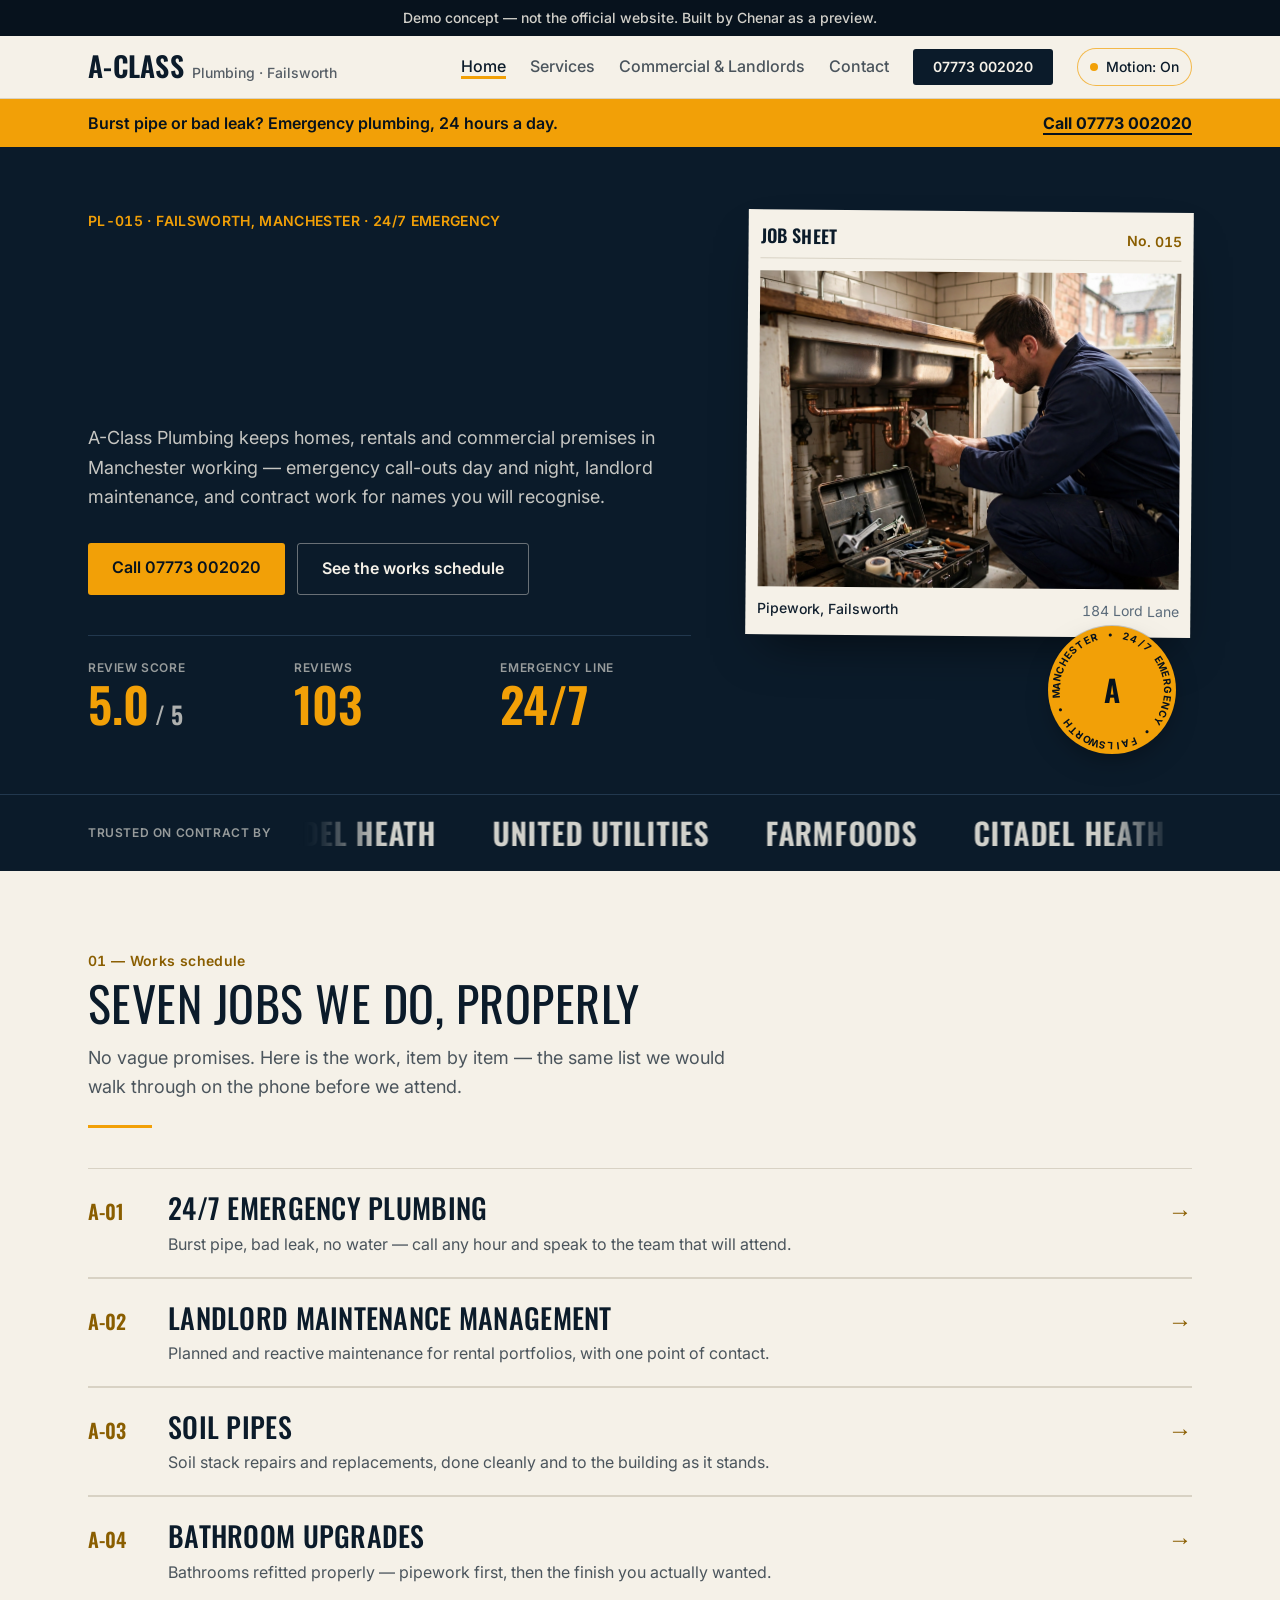
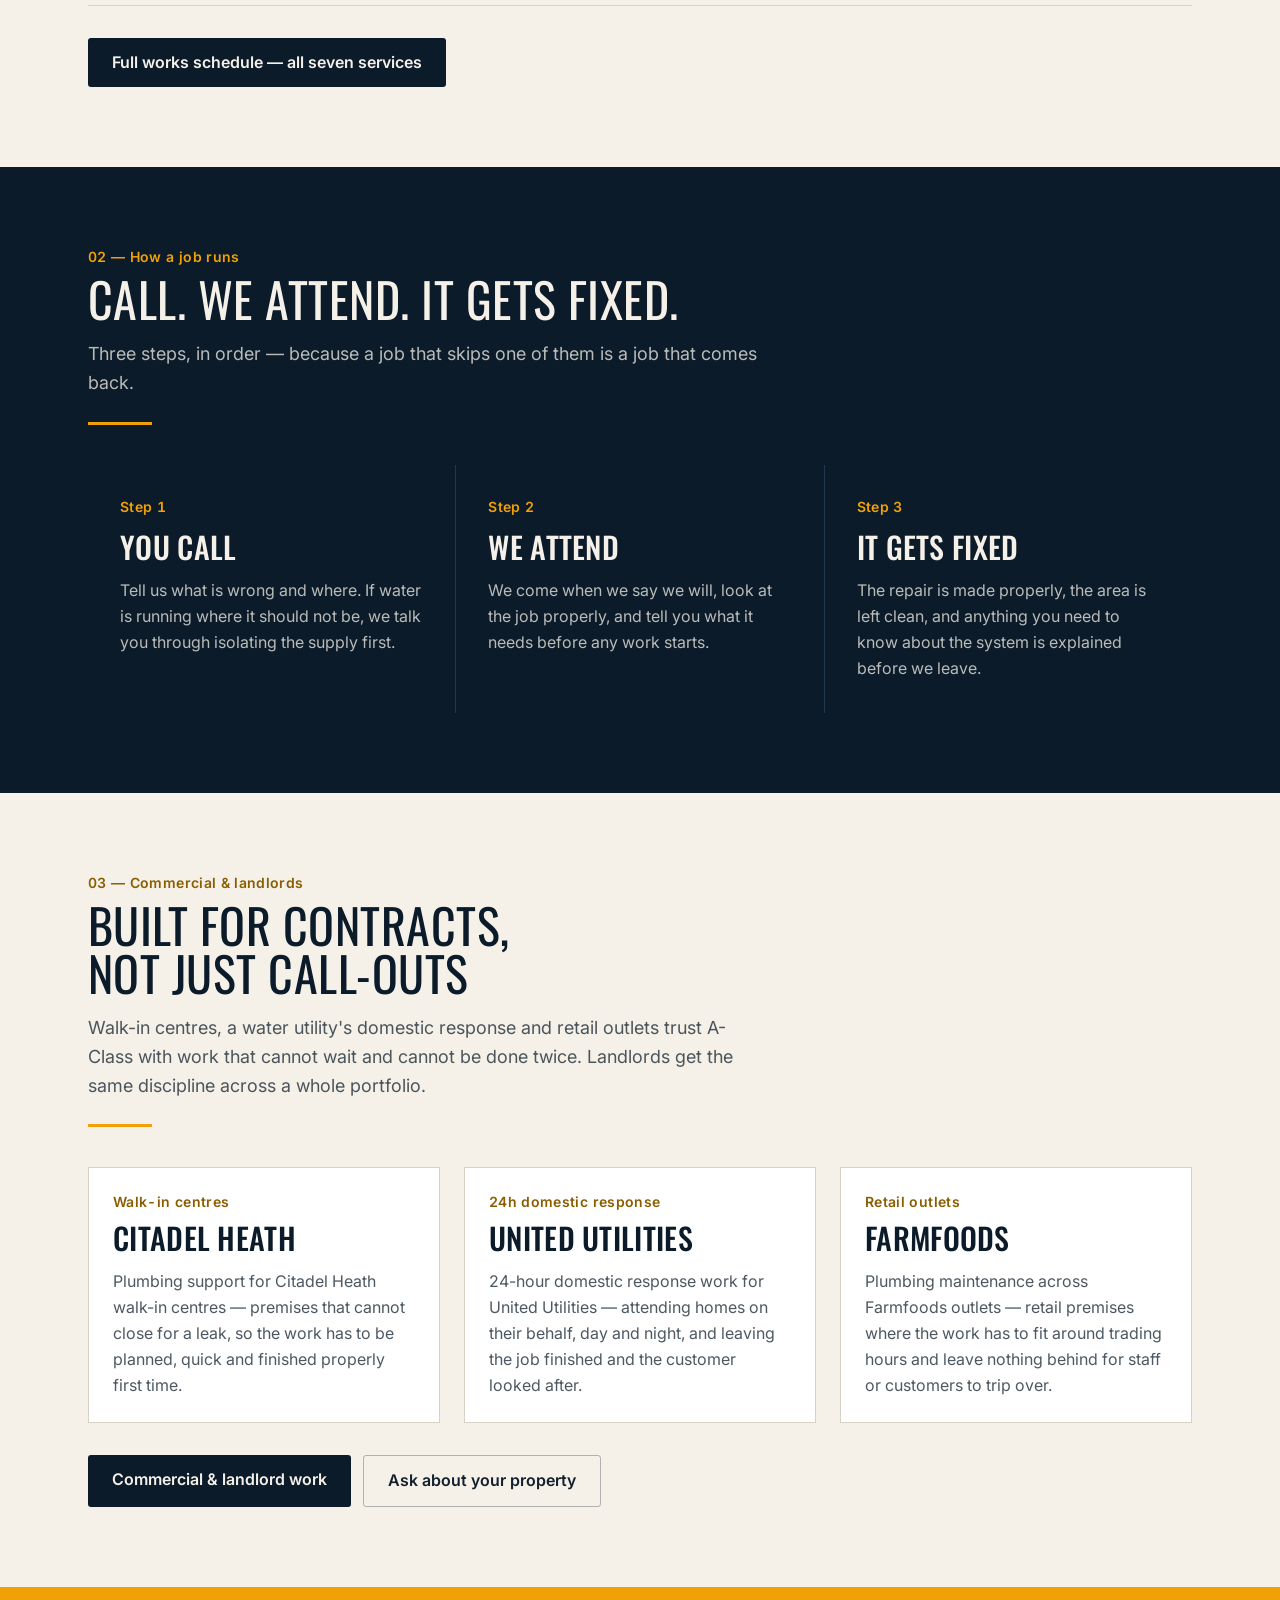
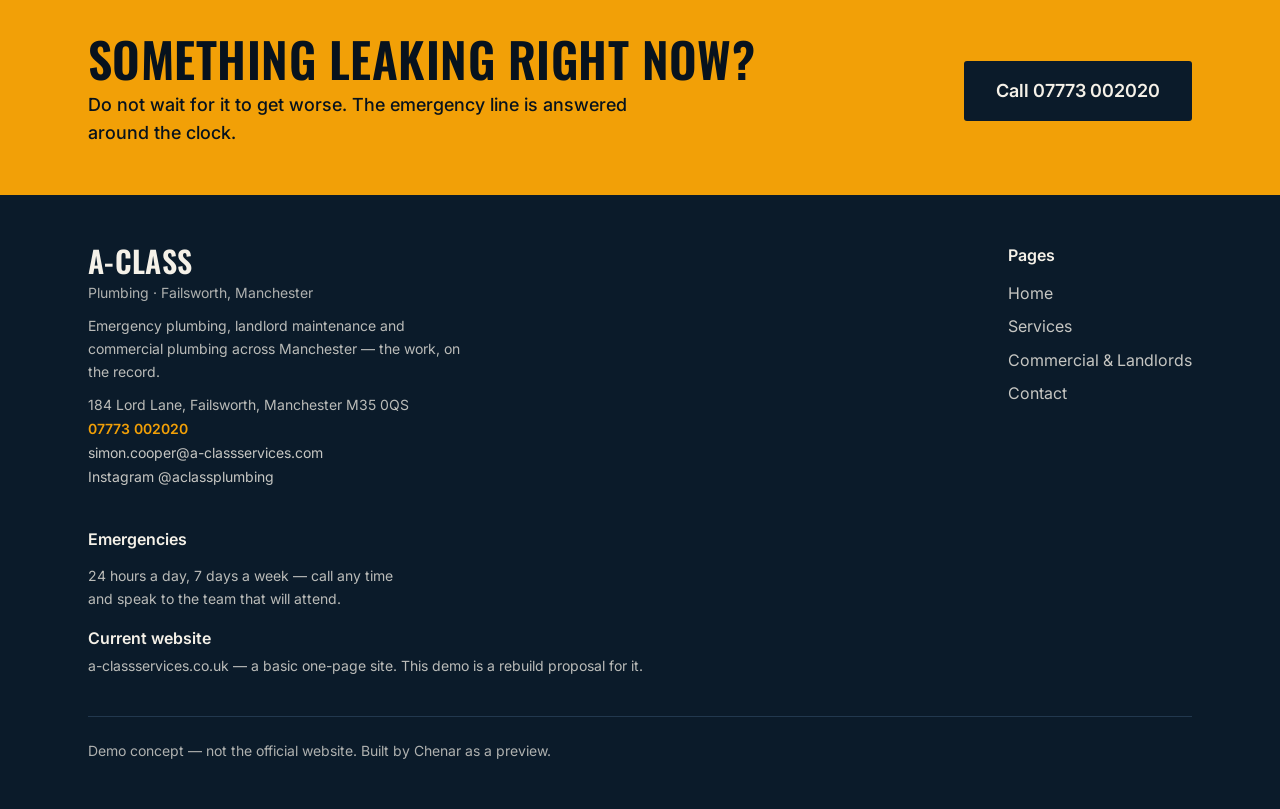
<file: aclass/index.html>
<!doctype html>
<html lang="en">
  <head>
    <meta charset="UTF-8" />
    <link rel="icon" type="image/svg+xml" href="./favicon.svg" />
    <meta name="viewport" content="width=device-width, initial-scale=1.0" />
    <meta
      name="description"
      content="A-Class Plumbing, Failsworth — 24/7 emergency plumbing, landlord maintenance and commercial plumbing across Manchester. 5.0 stars from 103 reviews."
    />
    <link rel="preconnect" href="https://fonts.googleapis.com" />
    <link rel="preconnect" href="https://fonts.gstatic.com" crossorigin />
    <link
      href="https://fonts.googleapis.com/css2?family=Inter:wght@400;500;600;700&family=Oswald:wght@500;600;700&display=swap"
      rel="stylesheet"
    />
    <title>A-Class Plumbing — Failsworth, Manchester | 24/7 Emergency Plumbing</title>
    <script type="module" crossorigin src="./assets/index-B05U7tSj.js"></script>
    <link rel="stylesheet" crossorigin href="./assets/index-yJWGa0df.css">
  </head>
  <body>
    <div id="root"></div>
  </body>
</html>
</file>
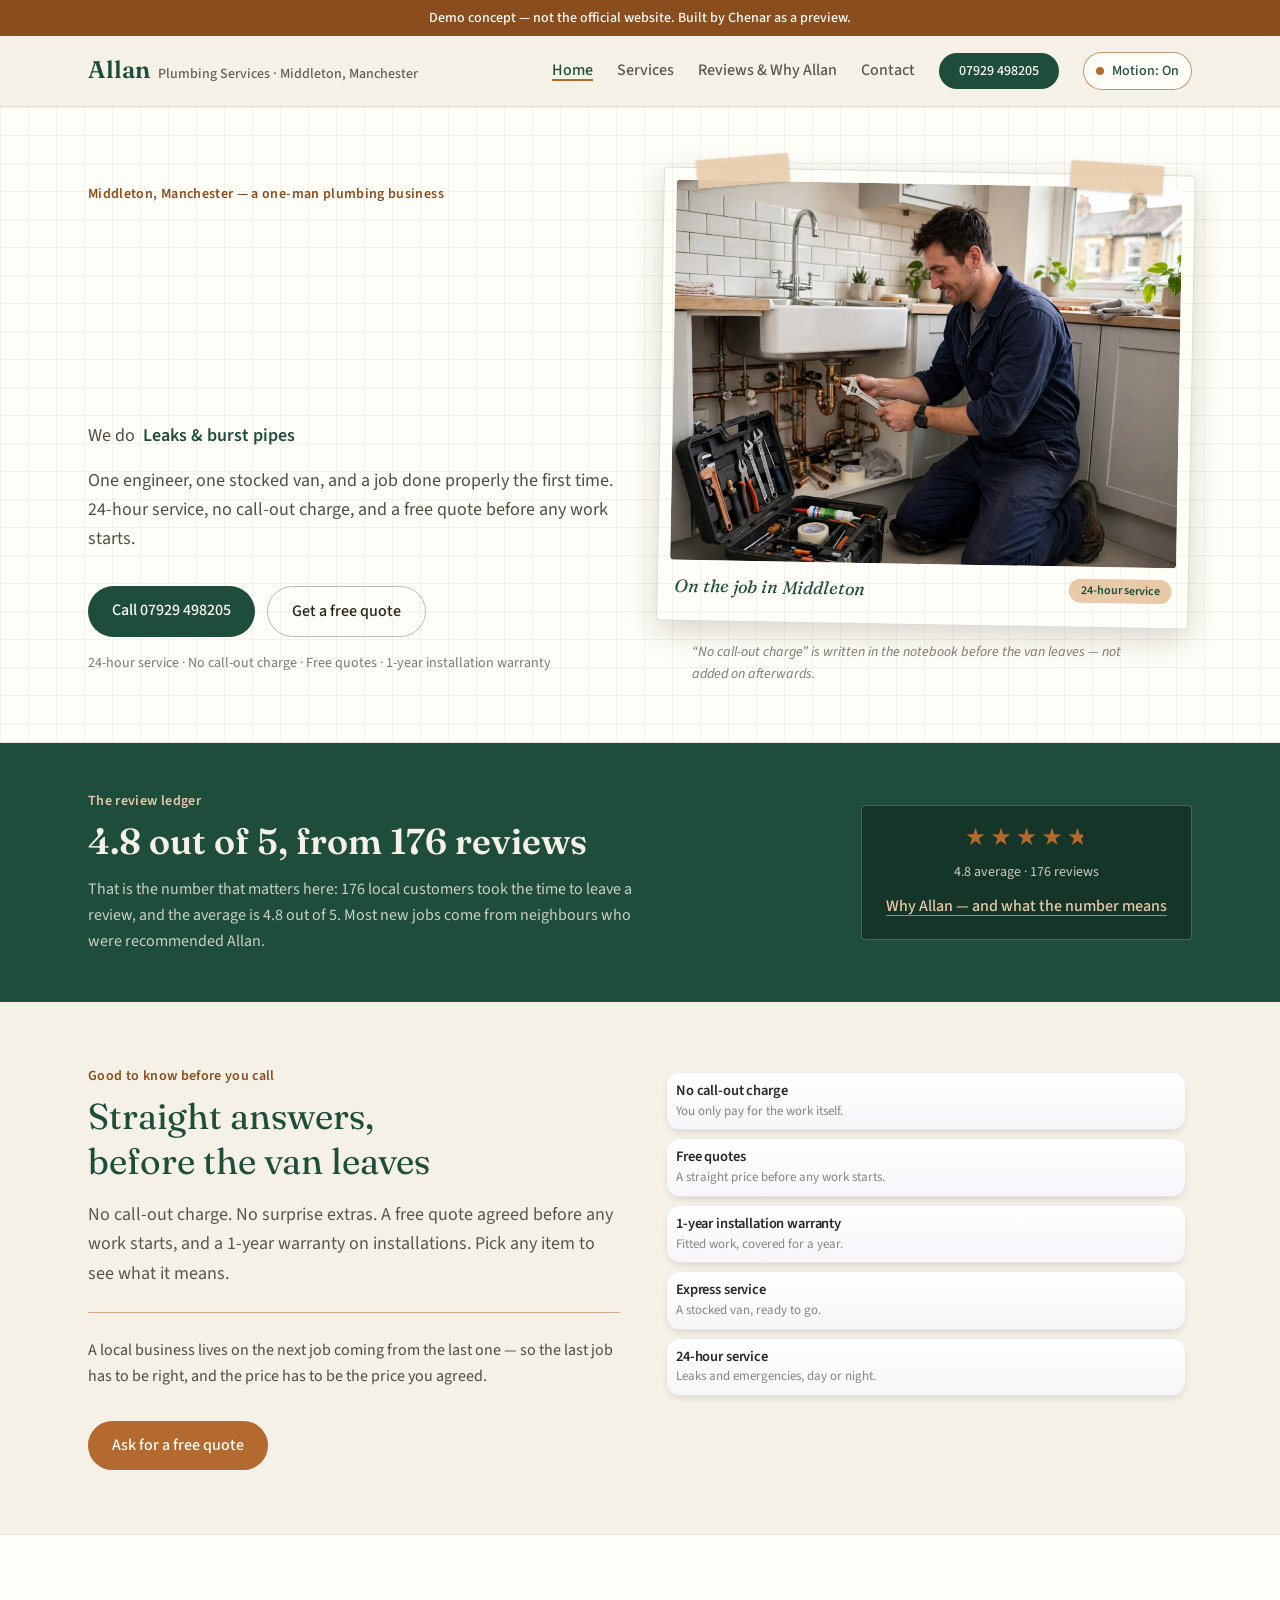
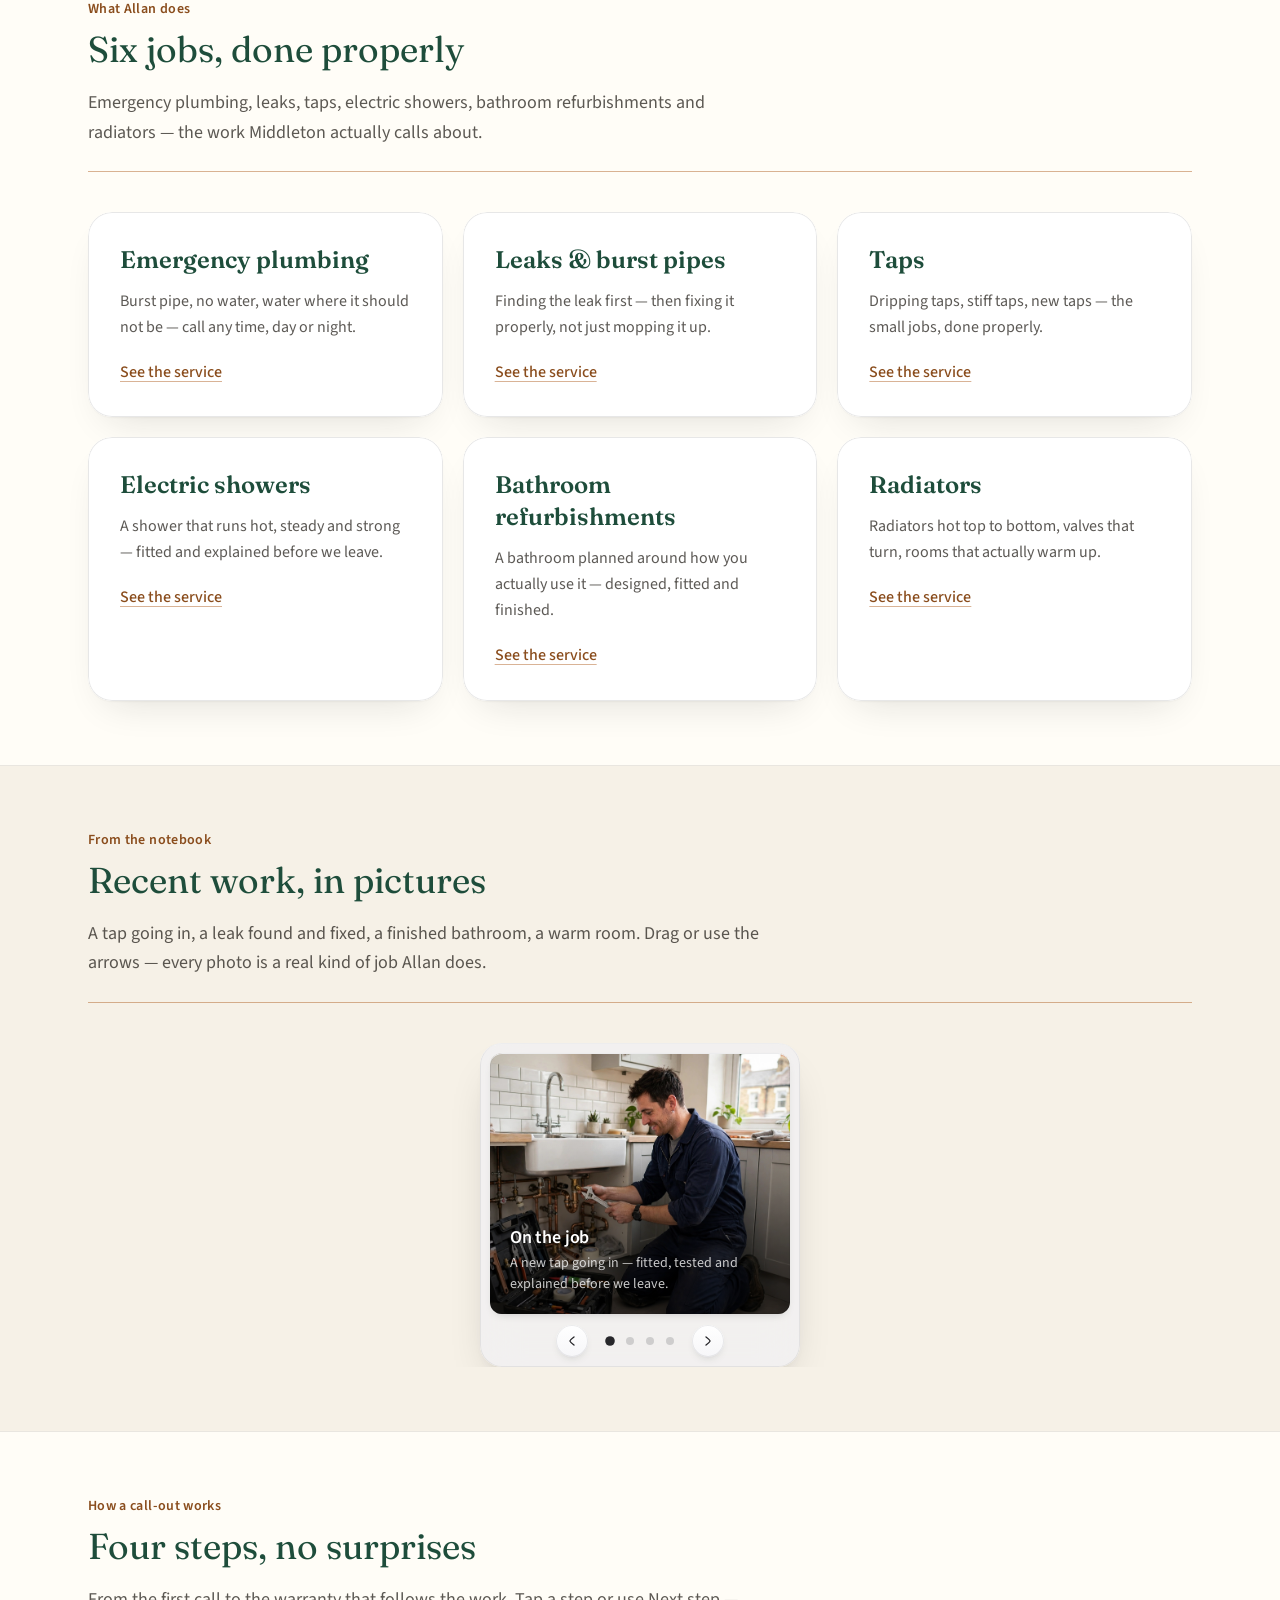
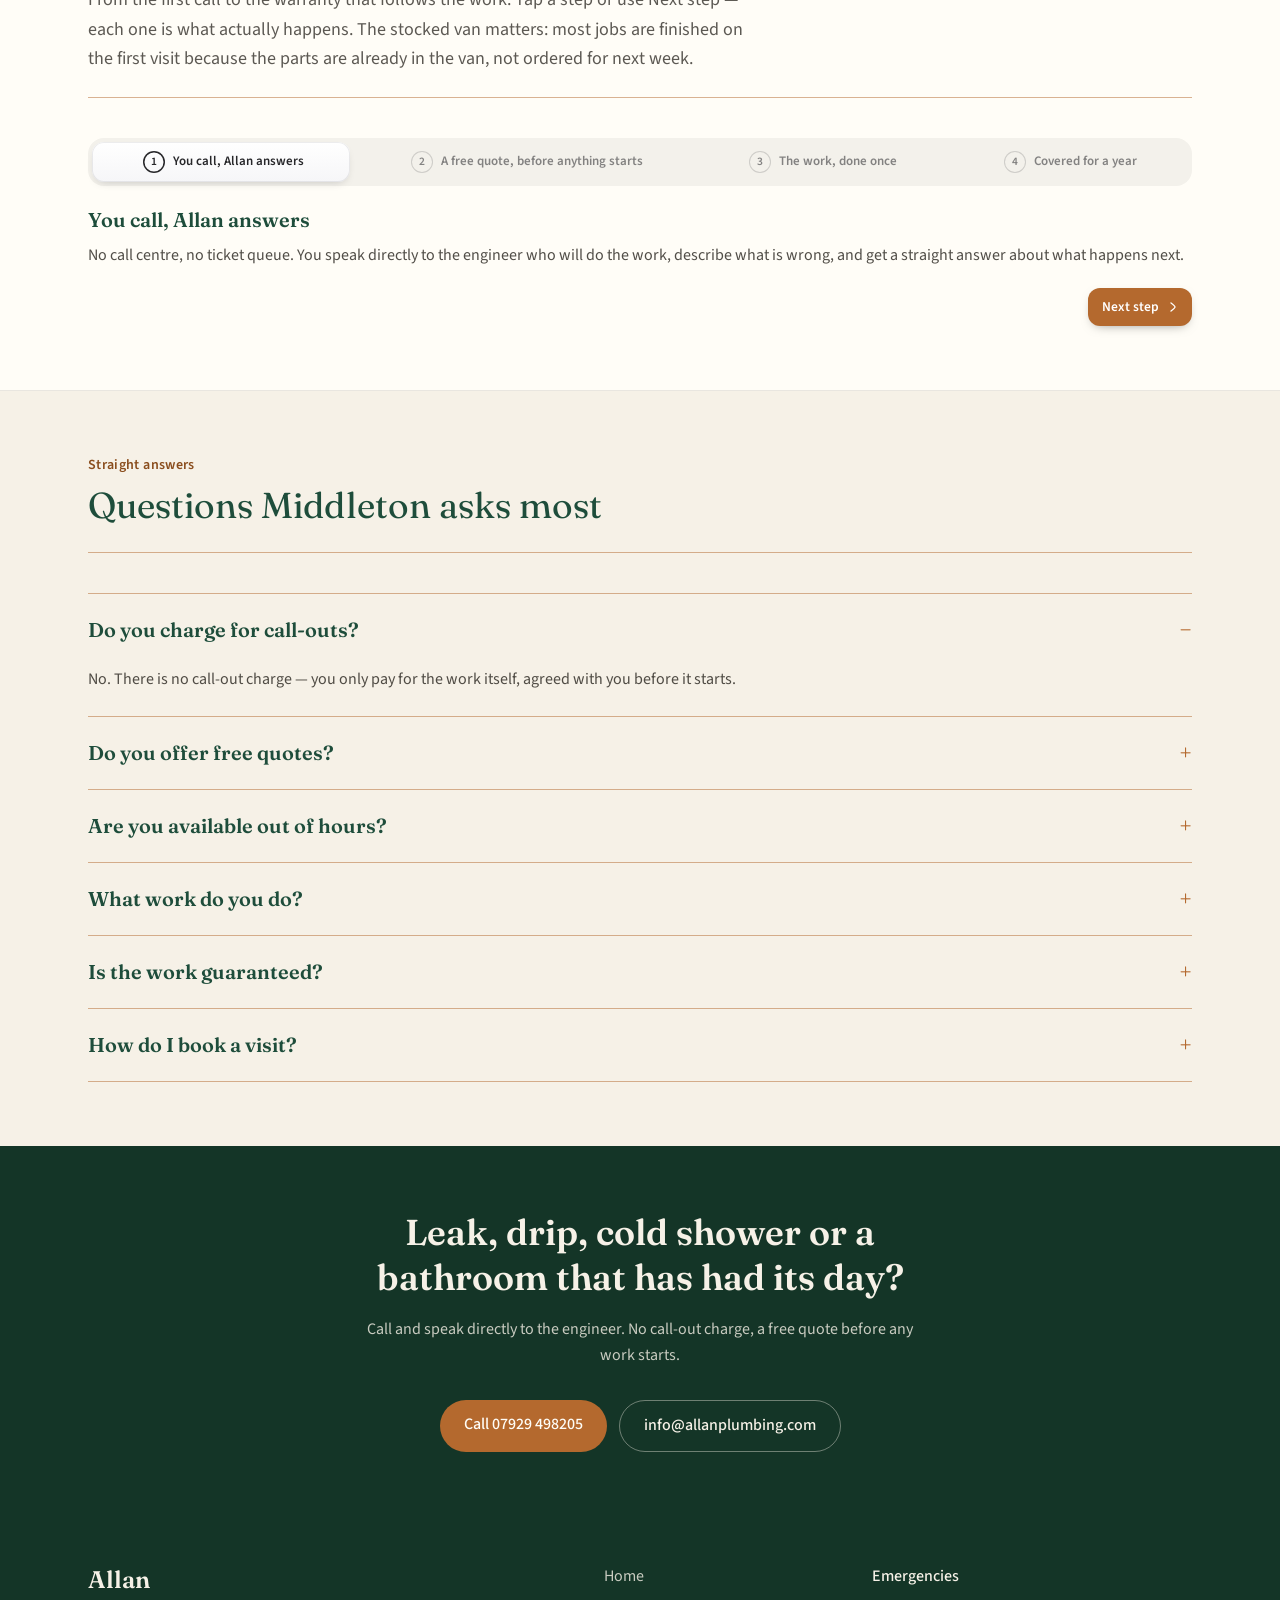
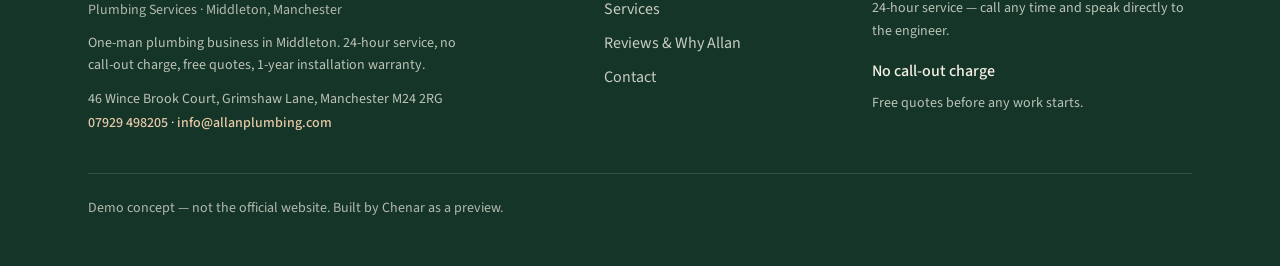
<file: allan/index.html>
<!doctype html>
<html lang="en">
  <head>
    <meta charset="UTF-8" />
    <link rel="icon" type="image/svg+xml" href="./favicon.svg" />
    <meta name="viewport" content="width=device-width, initial-scale=1.0" />
    <meta
      name="description"
      content="Allan Plumbing Services, Middleton, Manchester — 24-hour emergency plumbing, leaks, taps, electric showers, bathroom refurbishments and radiators. No call-out charge, free quotes, 1-year installation warranty. Rated 4.8 from 176 reviews."
    />
    <link rel="preconnect" href="https://fonts.googleapis.com" />
    <link rel="preconnect" href="https://fonts.gstatic.com" crossorigin />
    <link
      href="https://fonts.googleapis.com/css2?family=Fraunces:ital,opsz,wght@0,9..144,500;0,9..144,600;0,9..144,700;1,9..144,500&family=Source+Sans+3:wght@400;500;600;700&display=swap"
      rel="stylesheet"
    />
    <title>Allan Plumbing Services — Middleton, Manchester | 24-hour plumber</title>
    <script type="module" crossorigin src="./assets/index-CaQKa7hK.js"></script>
    <link rel="stylesheet" crossorigin href="./assets/index-BiSTP76h.css">
  </head>
  <body>
    <div id="root"></div>
  </body>
</html>
</file>
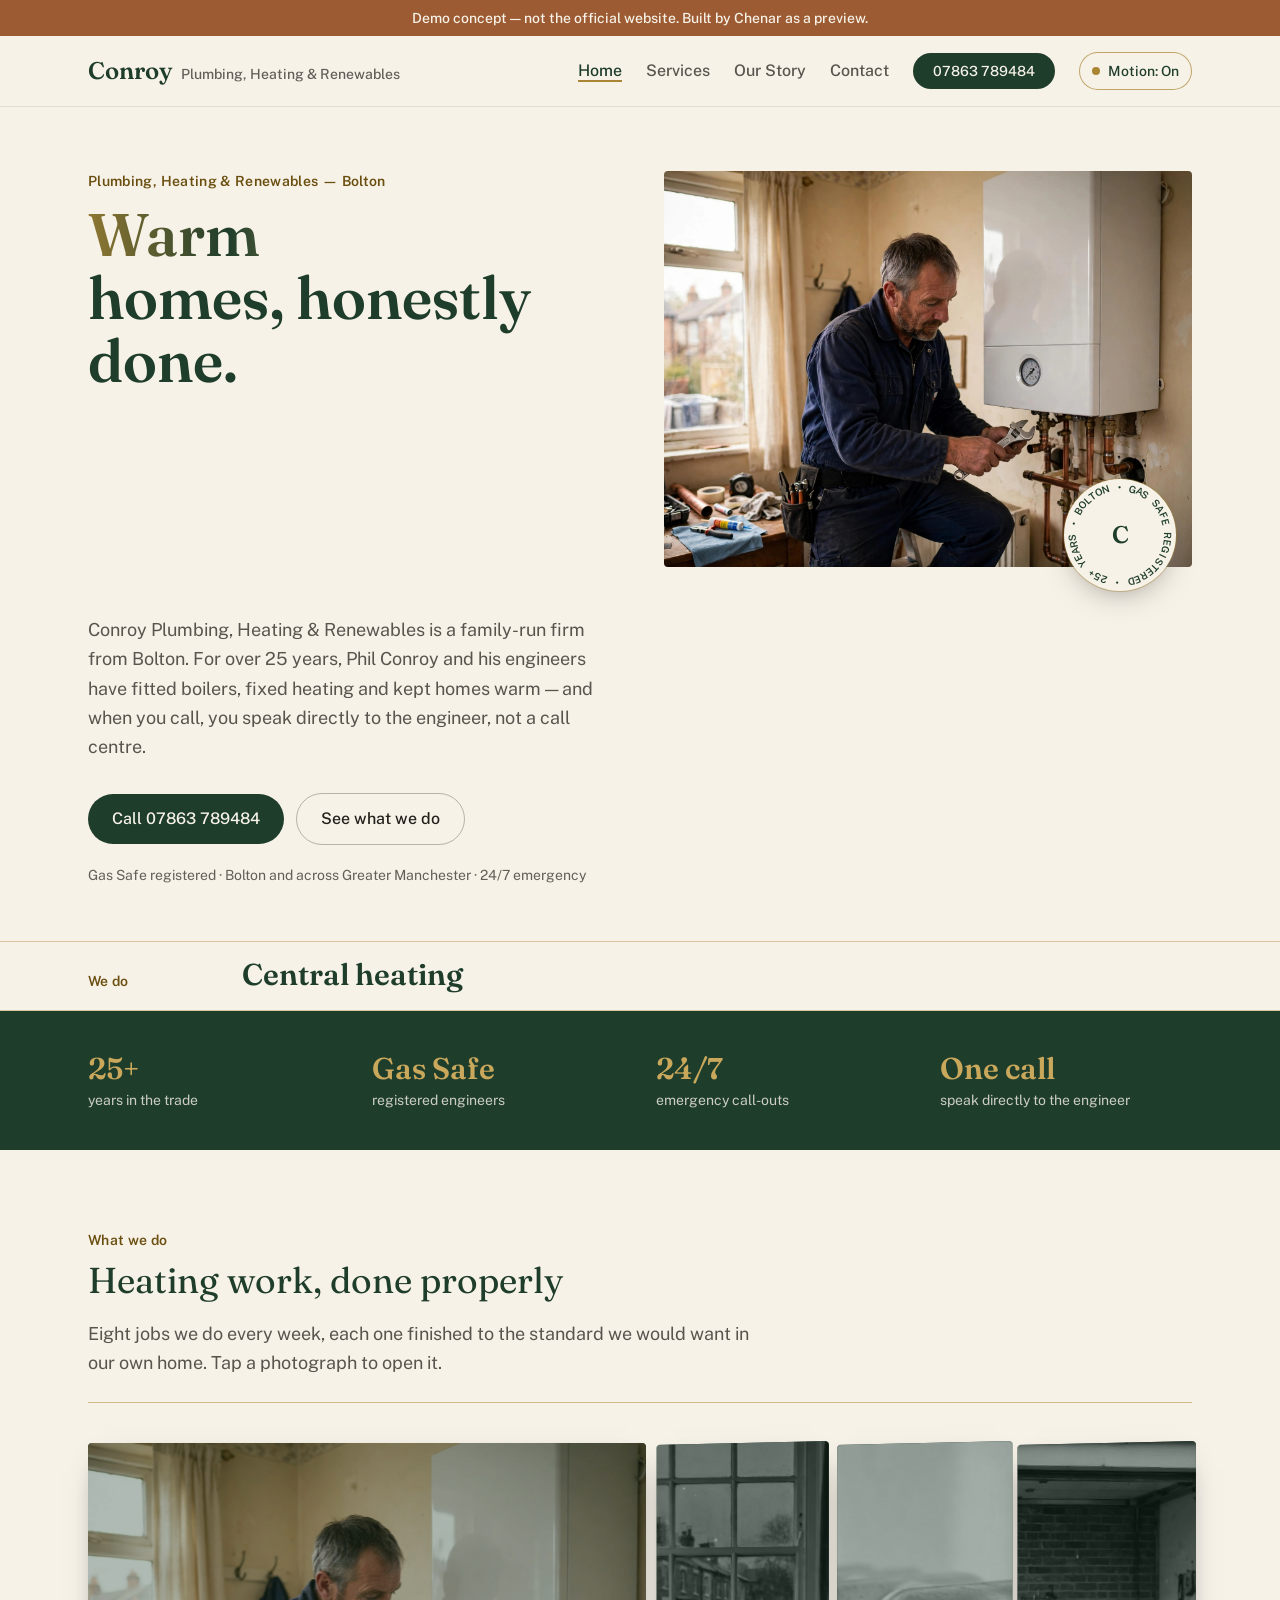
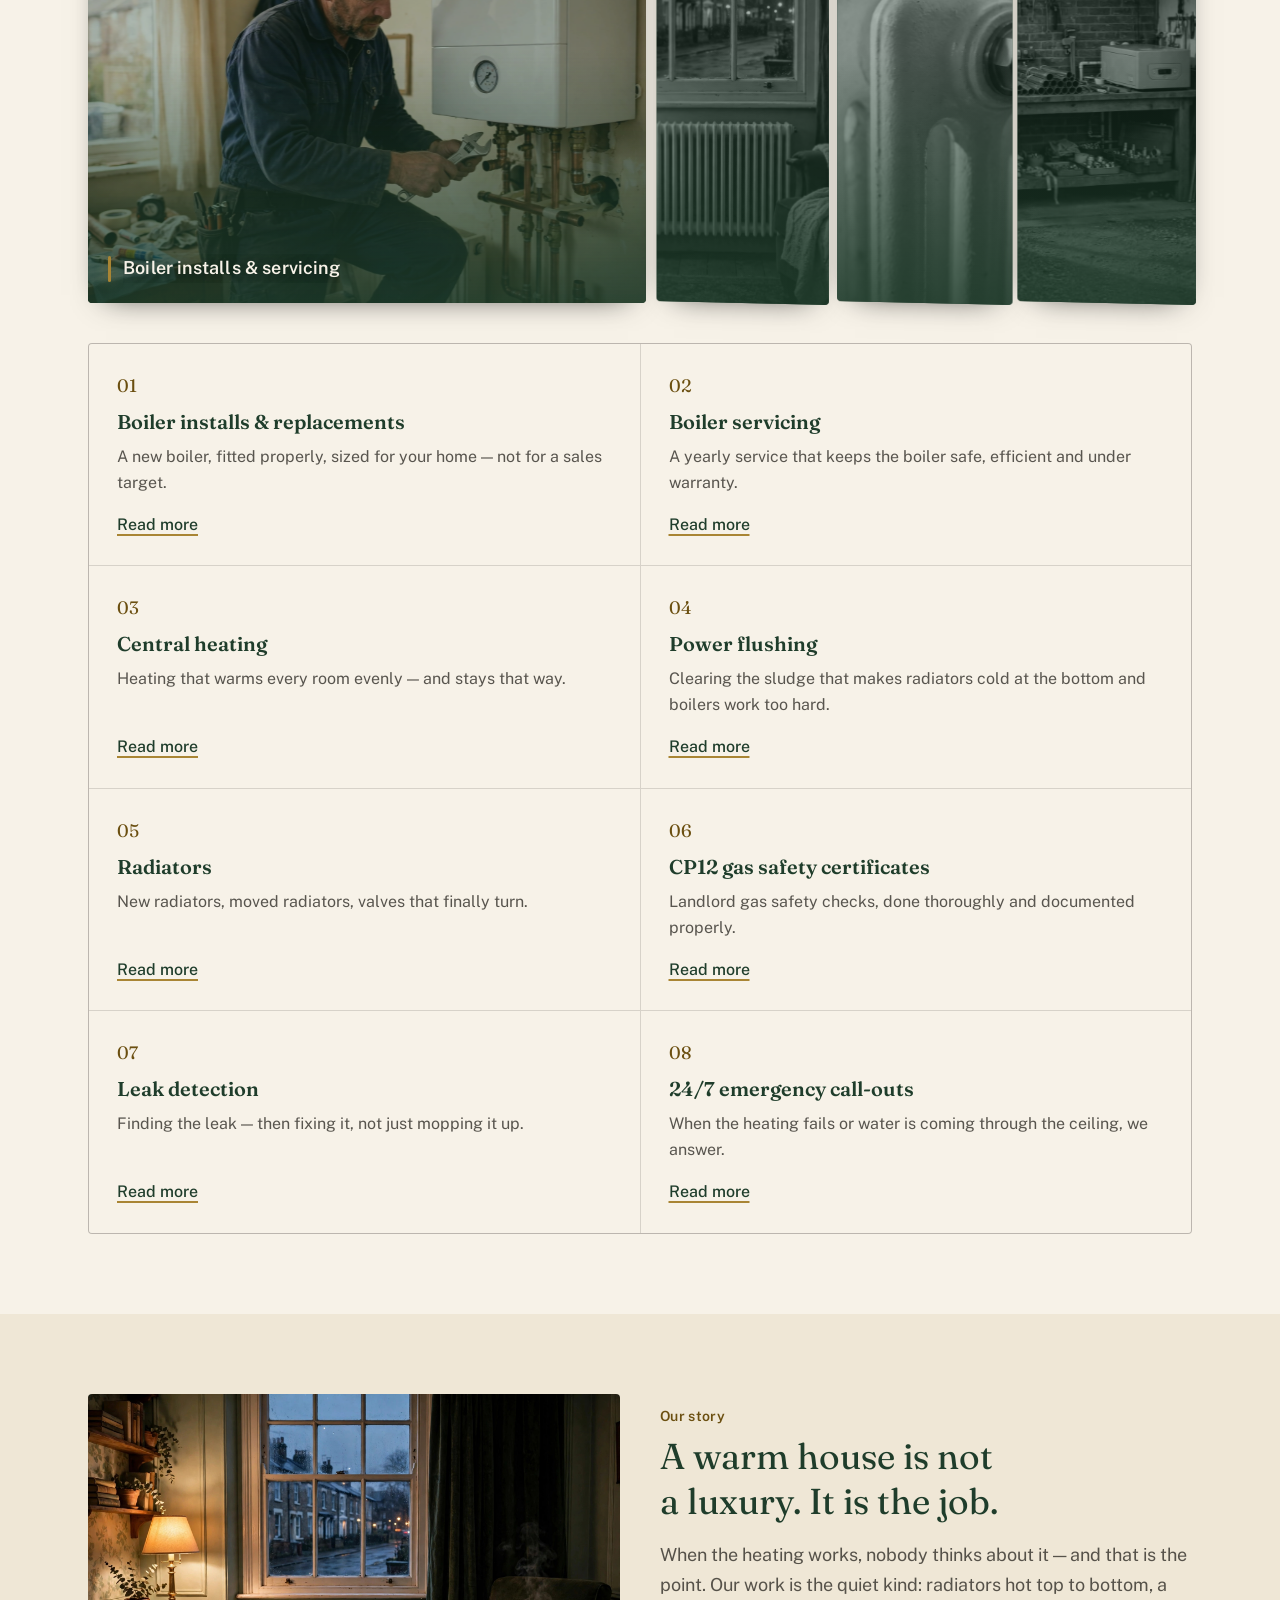
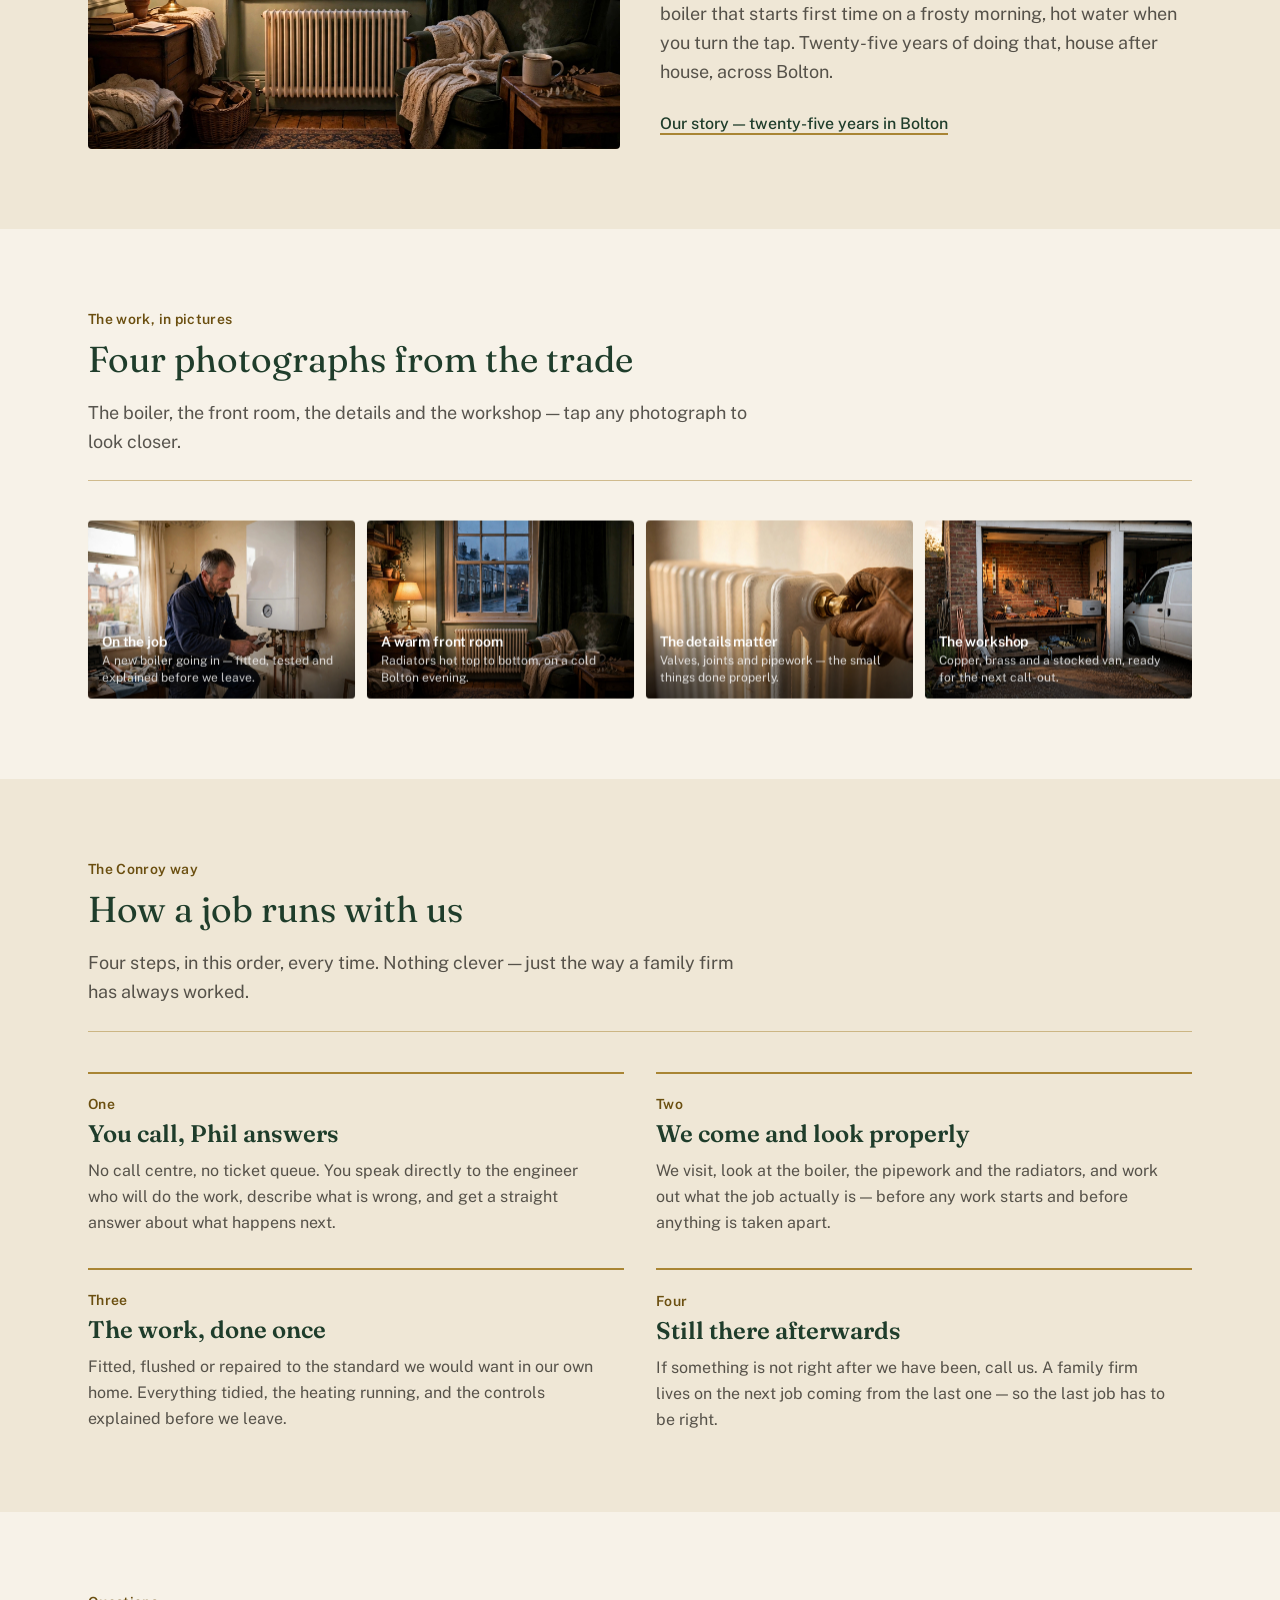
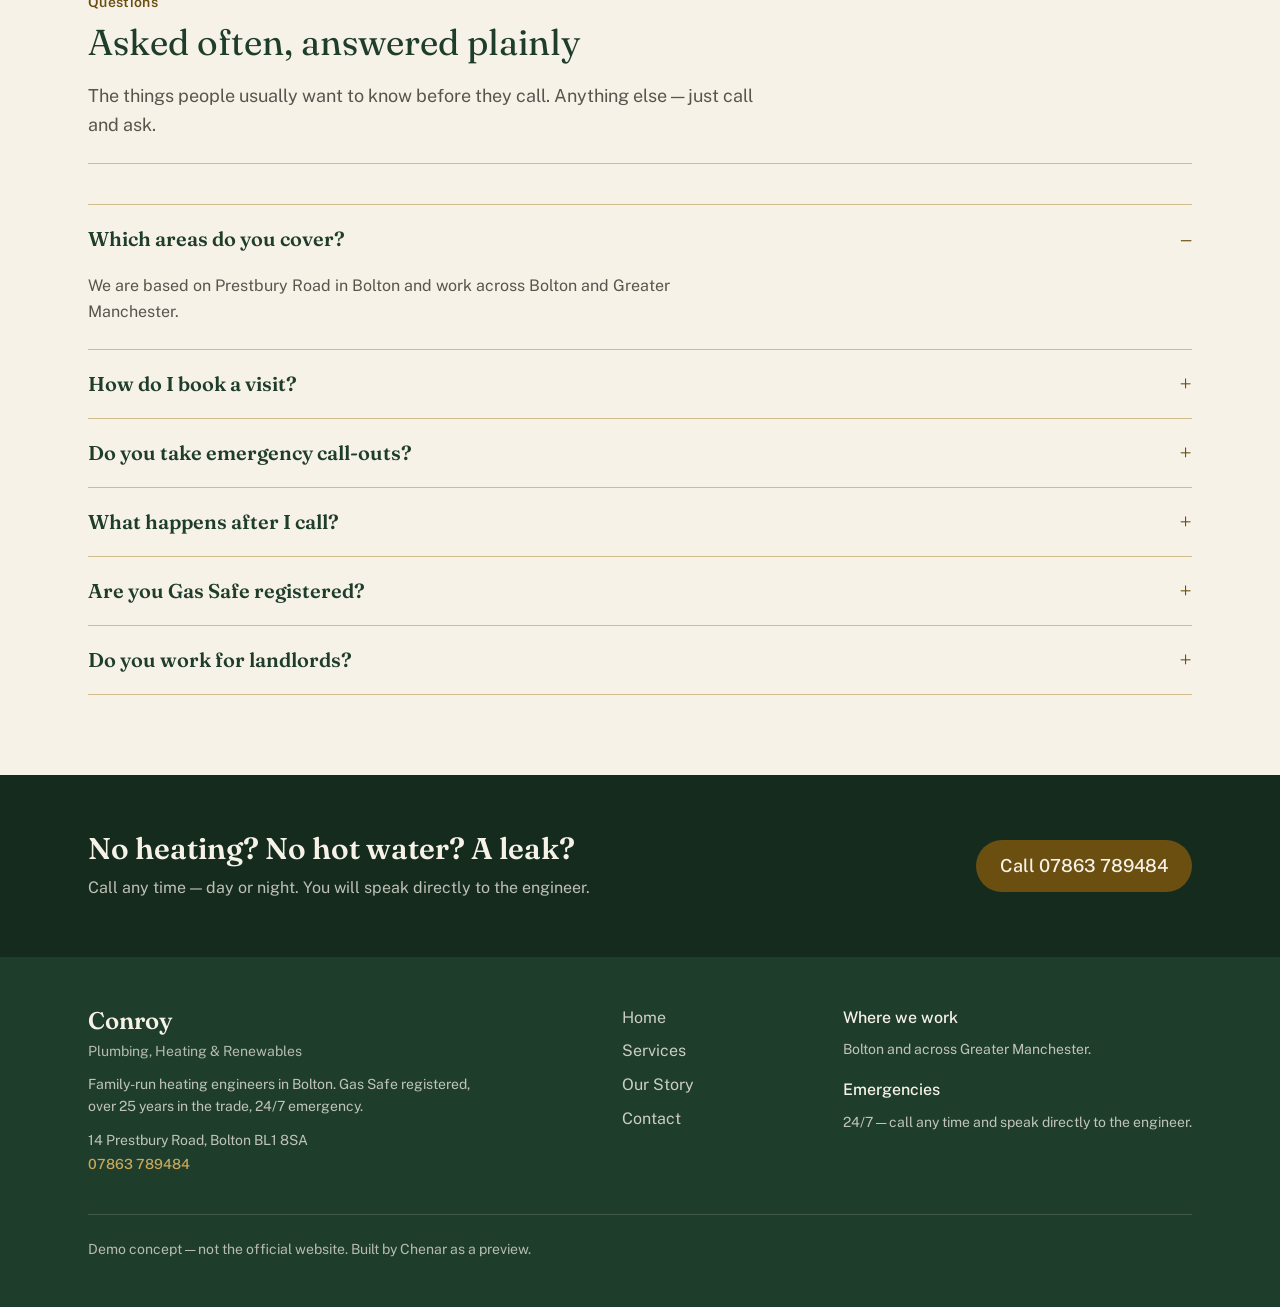
<file: conroy/index.html>
<!doctype html>
<html lang="en-GB">
  <head>
    <meta charset="UTF-8" />
    <link rel="icon" type="image/svg+xml" href="./favicon.svg" />
    <meta name="viewport" content="width=device-width, initial-scale=1.0" />
    <meta
      name="description"
      content="Conroy Plumbing, Heating & Renewables — family-run heating engineers in Bolton. Boiler installs, servicing, central heating, power flushing, radiators and CP12 gas safety certificates. Gas Safe registered, 25+ years, 24/7 emergency."
    />
    <link rel="preconnect" href="https://fonts.googleapis.com" />
    <link rel="preconnect" href="https://fonts.gstatic.com" crossorigin />
    <link
      href="https://fonts.googleapis.com/css2?family=Fraunces:opsz,wght@9..144,500;9..144,600;9..144,700&family=Public+Sans:wght@400;500;600;700&display=swap"
      rel="stylesheet"
    />
    <title>Conroy Plumbing, Heating &amp; Renewables — Bolton | Family-run heating engineers</title>
    <script type="module" crossorigin src="./assets/index-_G6YYXw0.js"></script>
    <link rel="stylesheet" crossorigin href="./assets/index-DrXo1OTg.css">
  </head>
  <body>
    <div id="root"></div>
  </body>
</html>
</file>
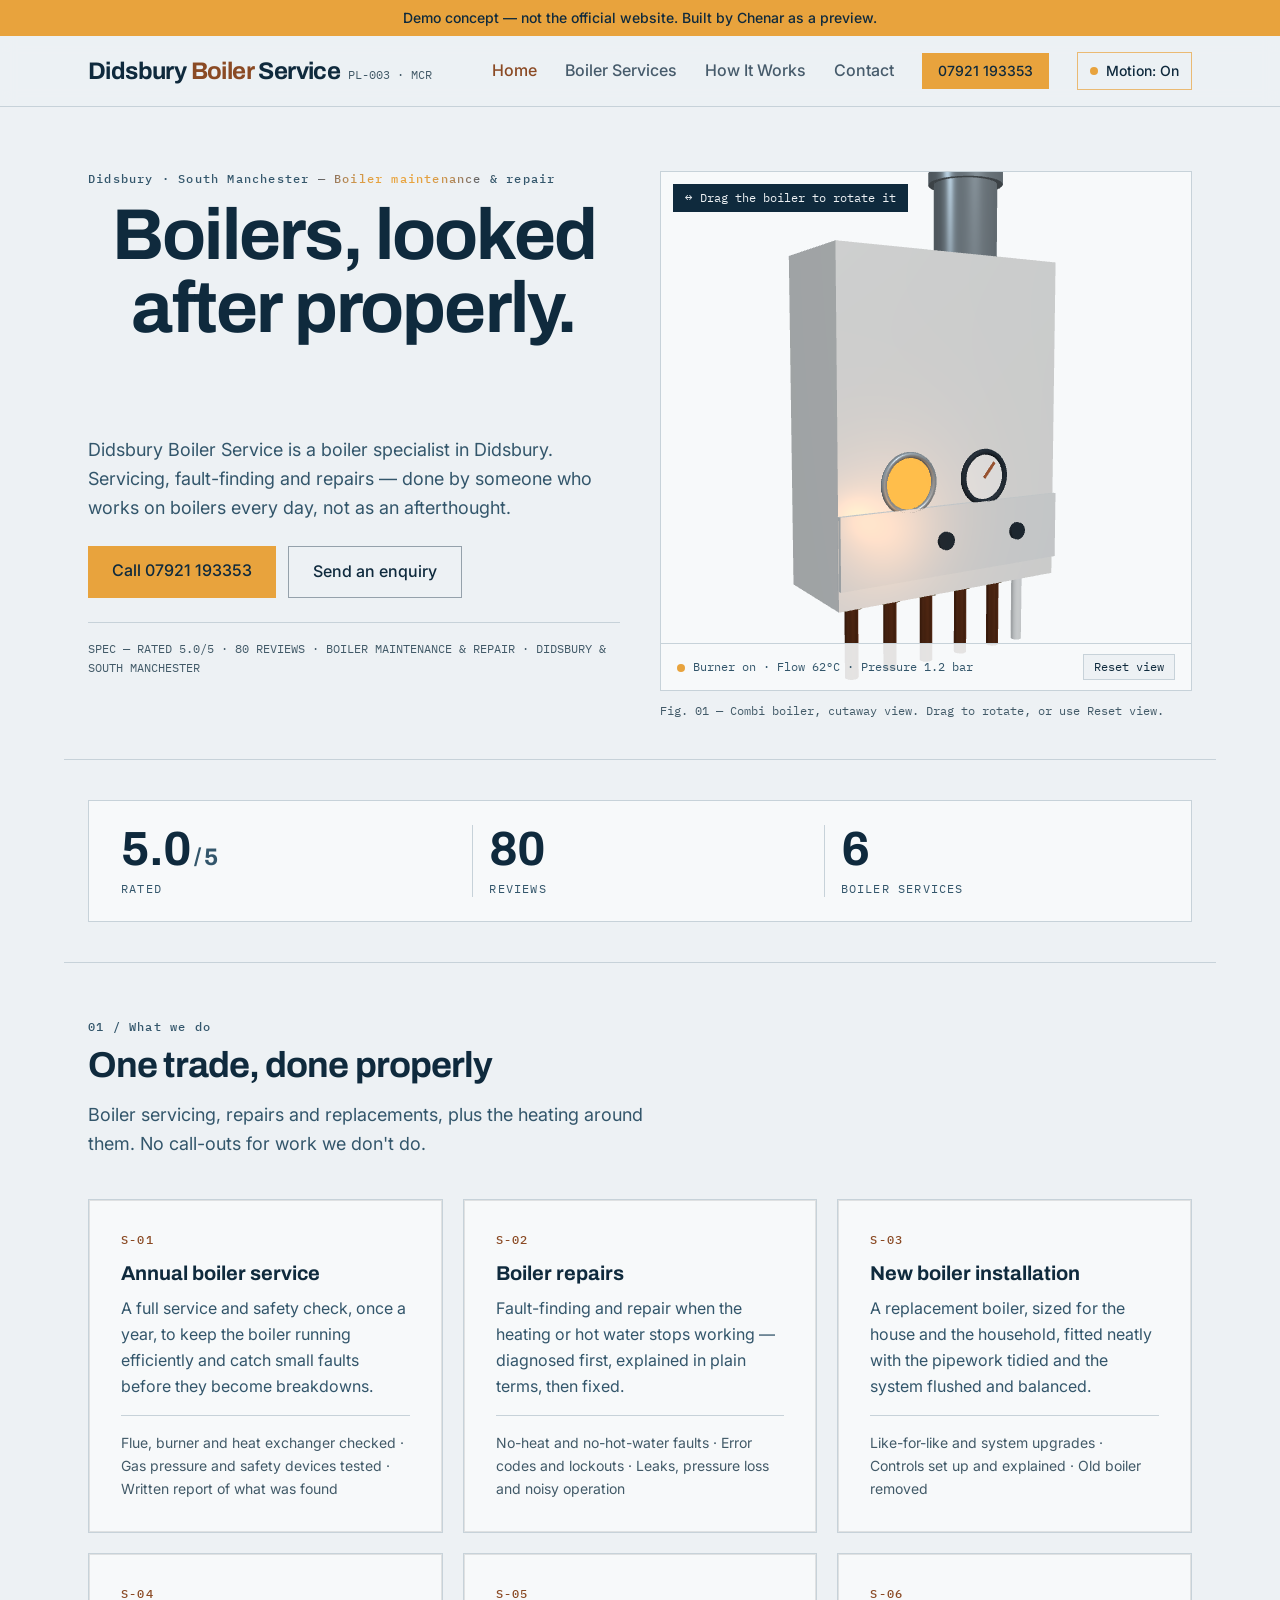
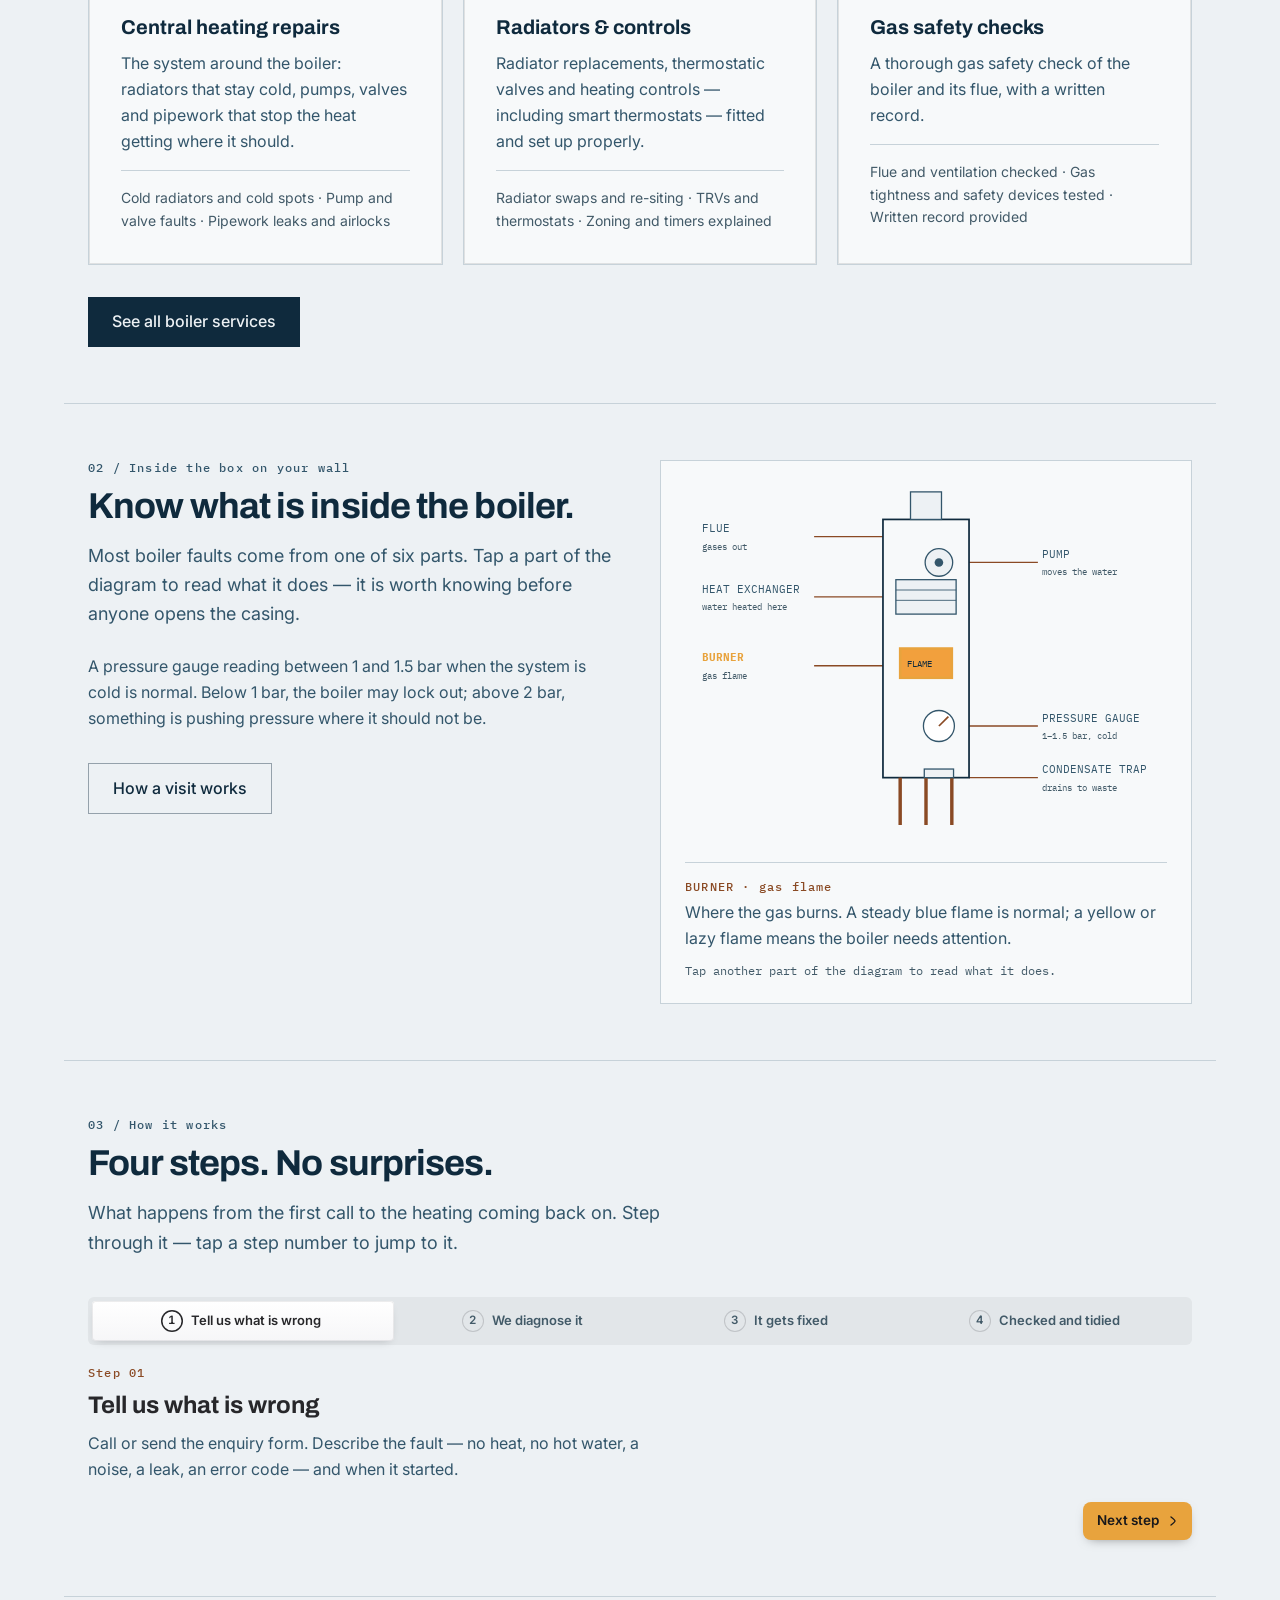
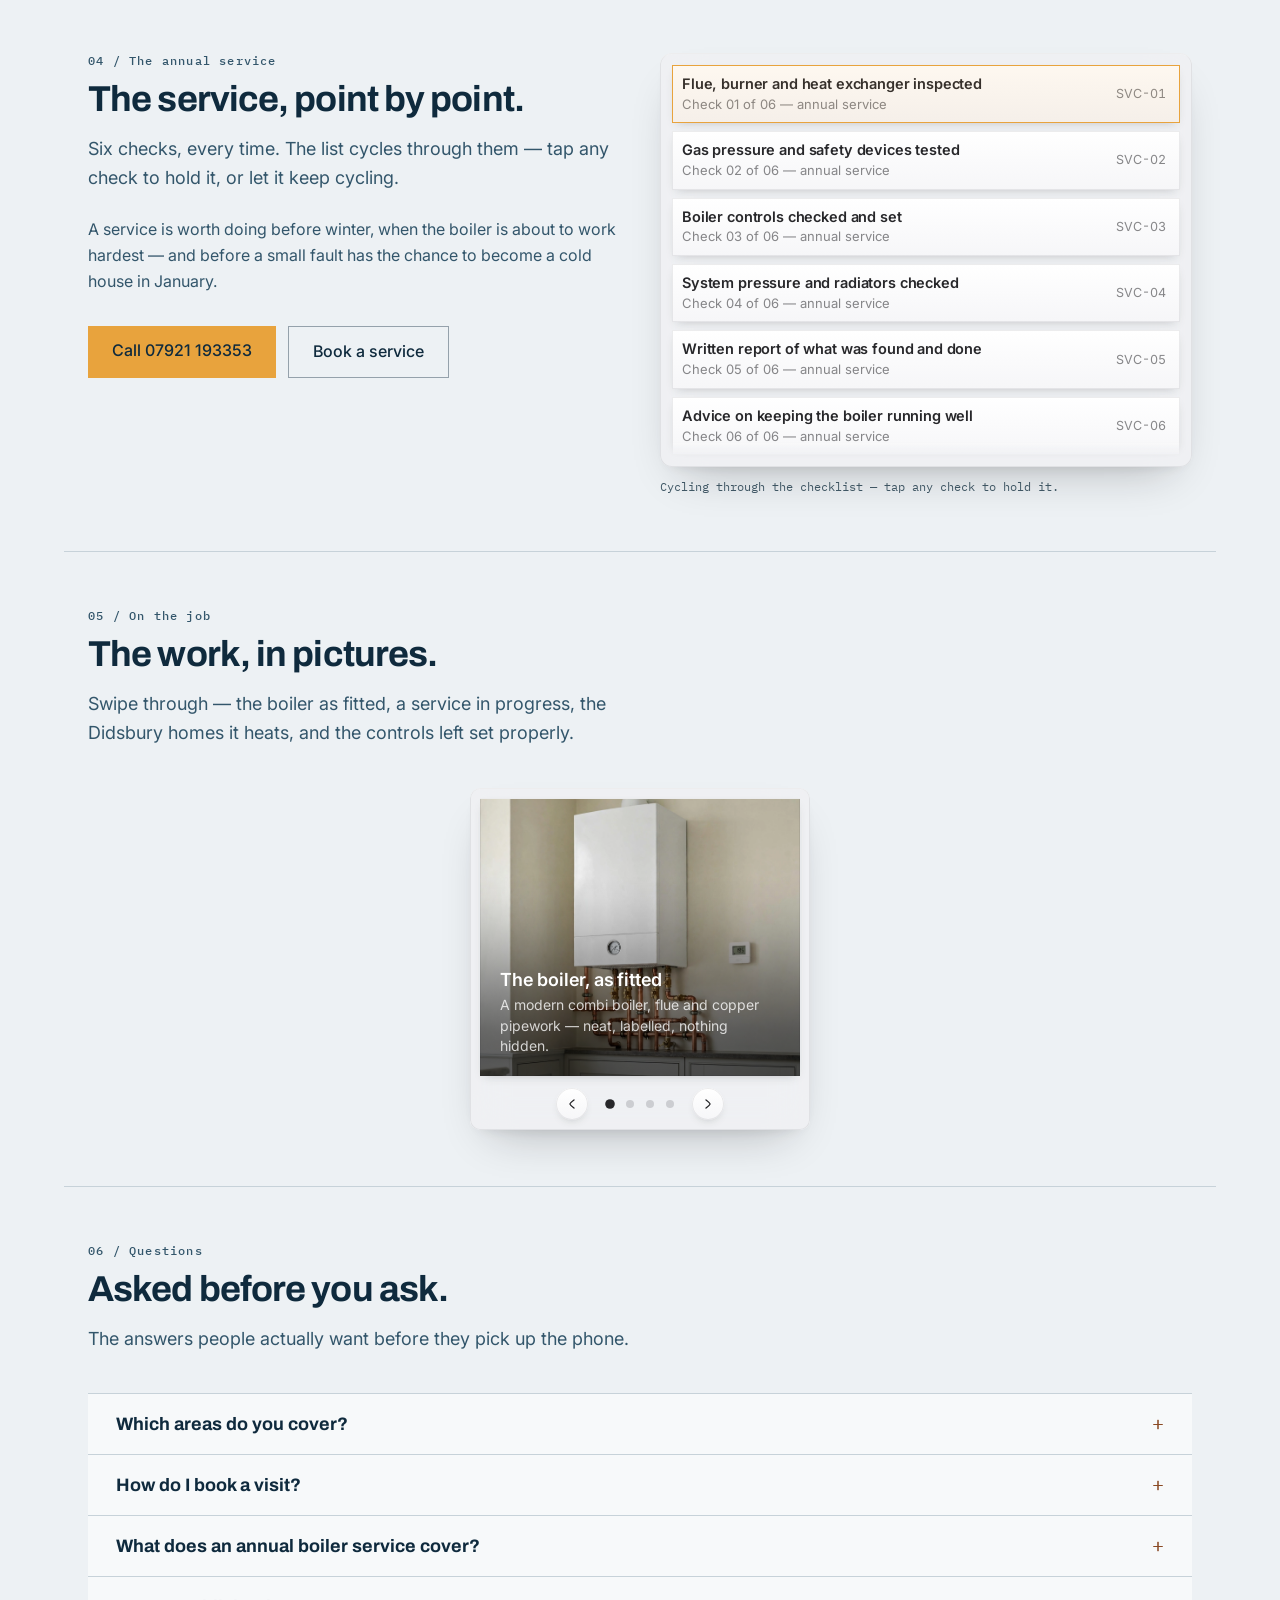
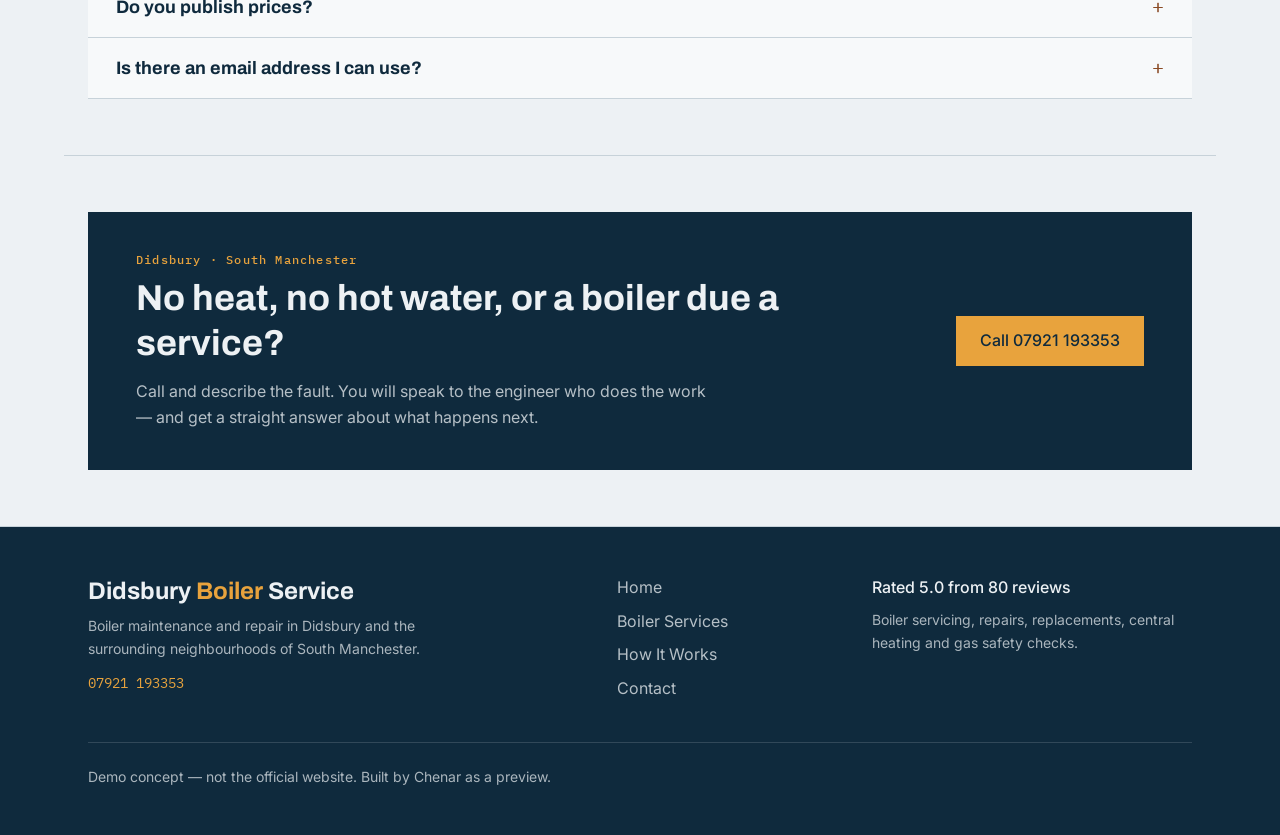
<file: didsbury/index.html>
<!doctype html>
<html lang="en">
  <head>
    <meta charset="UTF-8" />
    <link rel="icon" type="image/svg+xml" href="./favicon.svg" />
    <meta name="viewport" content="width=device-width, initial-scale=1.0" />
    <meta
      name="description"
      content="Didsbury Boiler Service — boiler maintenance and repair specialist in Didsbury, Manchester. Servicing, repairs, new boilers and central heating. Rated 5.0 from 80 reviews."
    />
    <link rel="preconnect" href="https://fonts.googleapis.com" />
    <link rel="preconnect" href="https://fonts.gstatic.com" crossorigin />
    <link
      href="https://fonts.googleapis.com/css2?family=Archivo:wght@500;600;700;800&family=IBM+Plex+Mono:wght@400;500&family=Inter:wght@400;500;600&display=swap"
      rel="stylesheet"
    />
    <title>Didsbury Boiler Service — Boiler Maintenance &amp; Repair, Didsbury Manchester</title>
    <script type="module" crossorigin src="./assets/index-vNbUMitS.js"></script>
    <link rel="stylesheet" crossorigin href="./assets/index-D50hYt3M.css">
  </head>
  <body>
    <div id="root"></div>
  </body>
</html>
</file>
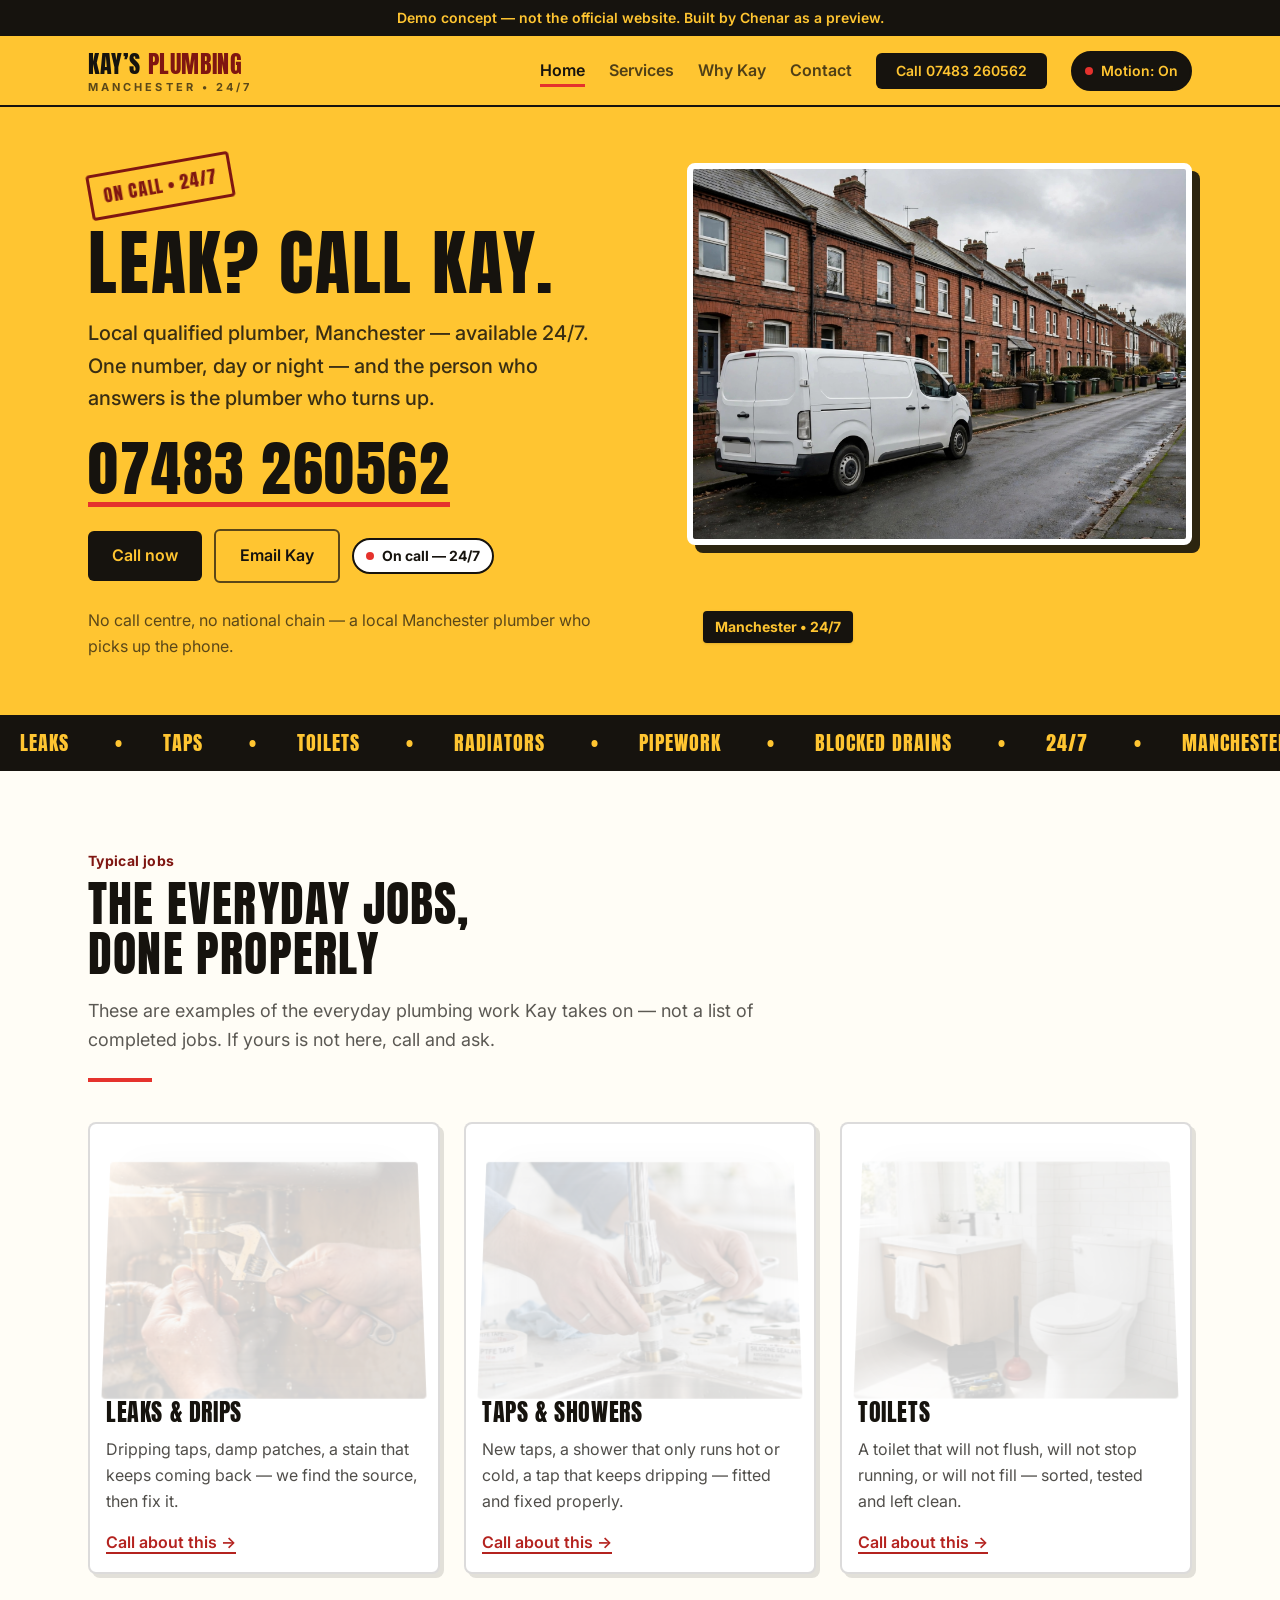
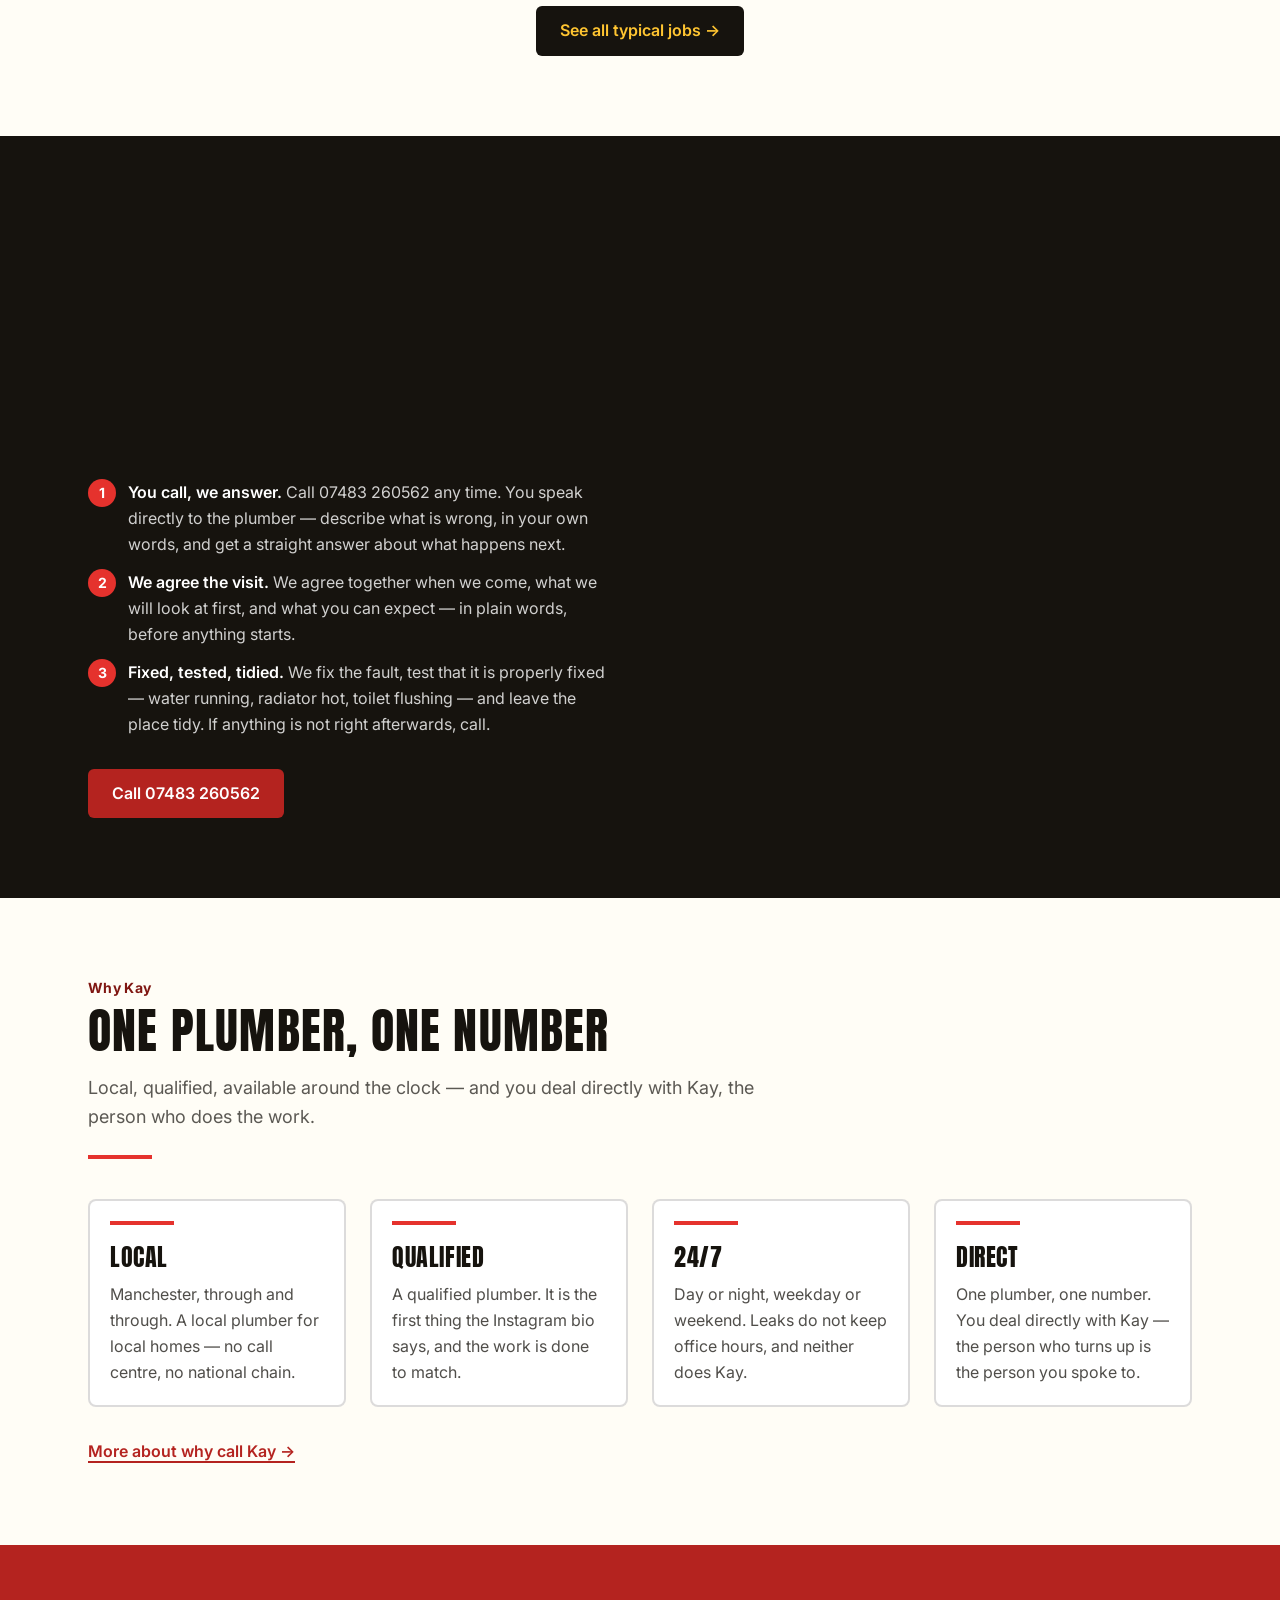
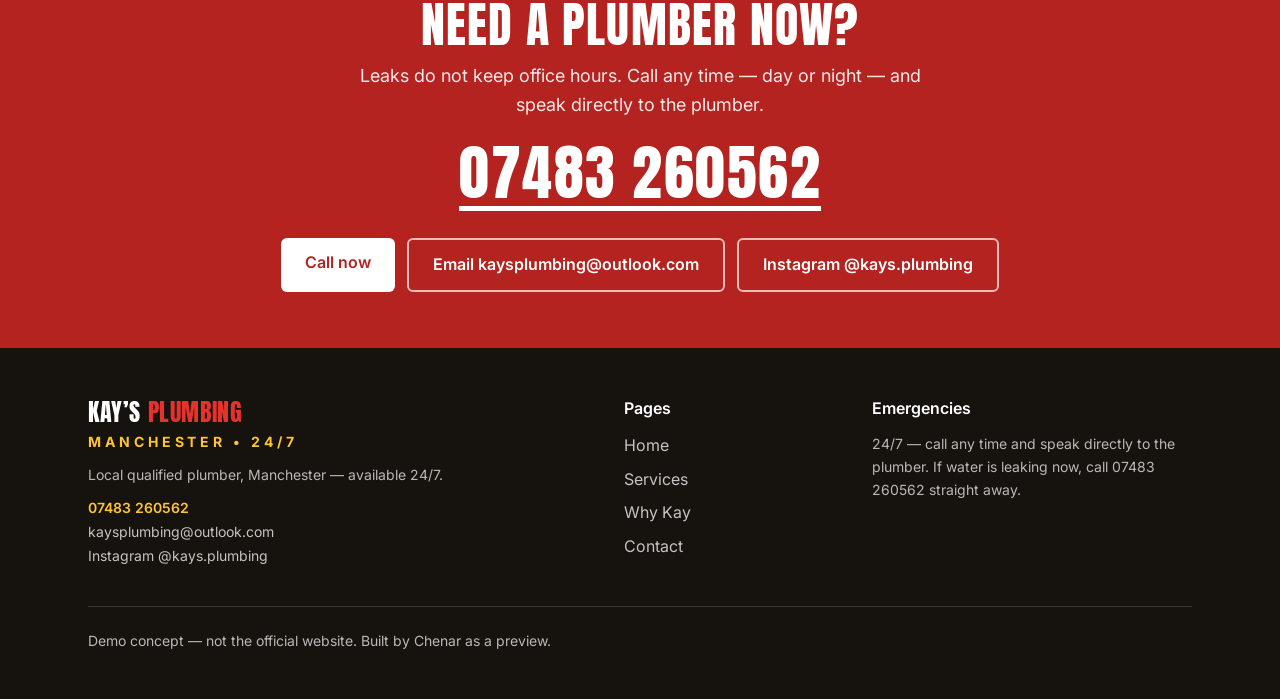
<file: kays/index.html>
<!doctype html>
<html lang="en">
  <head>
    <meta charset="UTF-8" />
    <link rel="icon" type="image/svg+xml" href="./favicon.svg" />
    <meta name="viewport" content="width=device-width, initial-scale=1.0" />
    <meta
      name="description"
      content="Demo concept for Kay's Plumbing — a local qualified plumber in Manchester, available 24/7. Call 07483 260562. Built by Chenar as a preview."
    />
    <link rel="preconnect" href="https://fonts.googleapis.com" />
    <link rel="preconnect" href="https://fonts.gstatic.com" crossorigin />
    <link
      href="https://fonts.googleapis.com/css2?family=Anton&family=Inter:wght@400;500;600;700;800&display=swap"
      rel="stylesheet"
    />
    <title>Kay's Plumbing — Local Plumber in Manchester, 24/7 | Demo concept</title>
    <script type="module" crossorigin src="./assets/index-hTq7anm1.js"></script>
    <link rel="stylesheet" crossorigin href="./assets/index-02APUtvC.css">
  </head>
  <body>
    <div id="root"></div>
  </body>
</html>
</file>
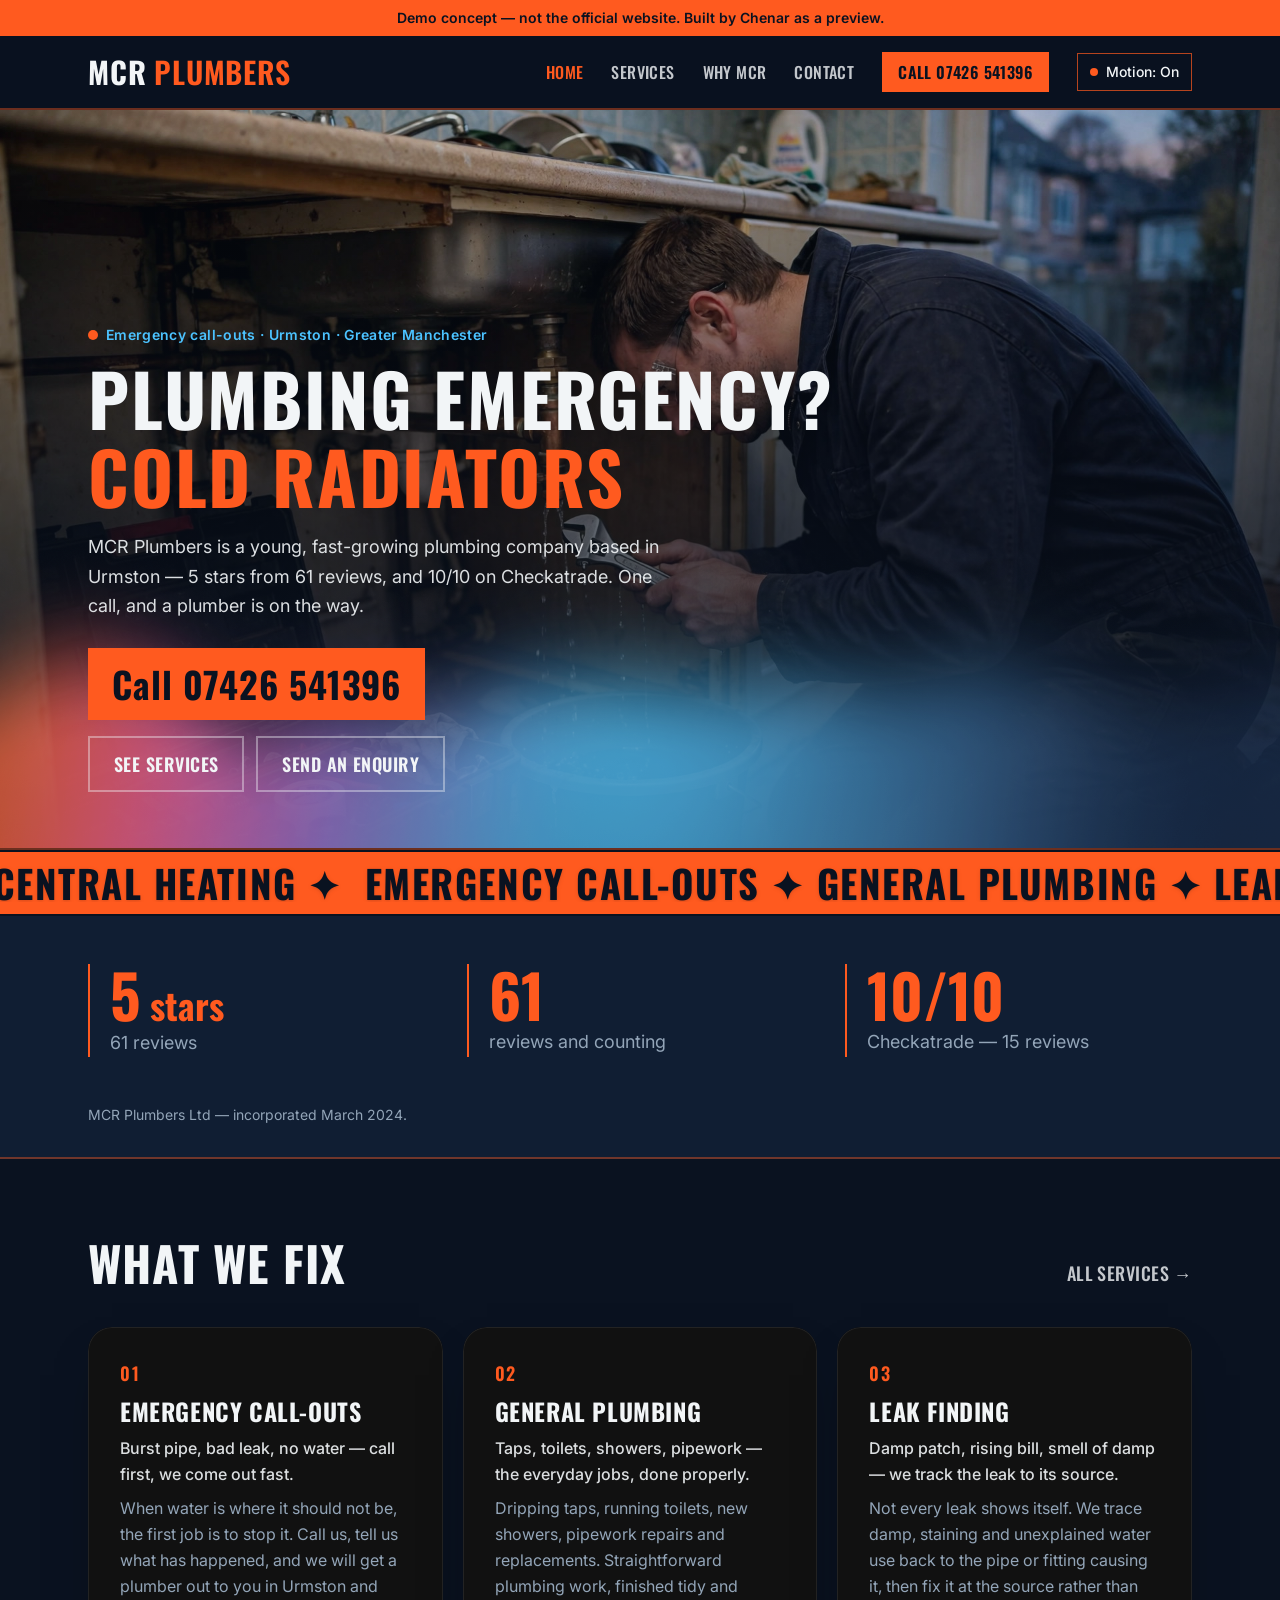
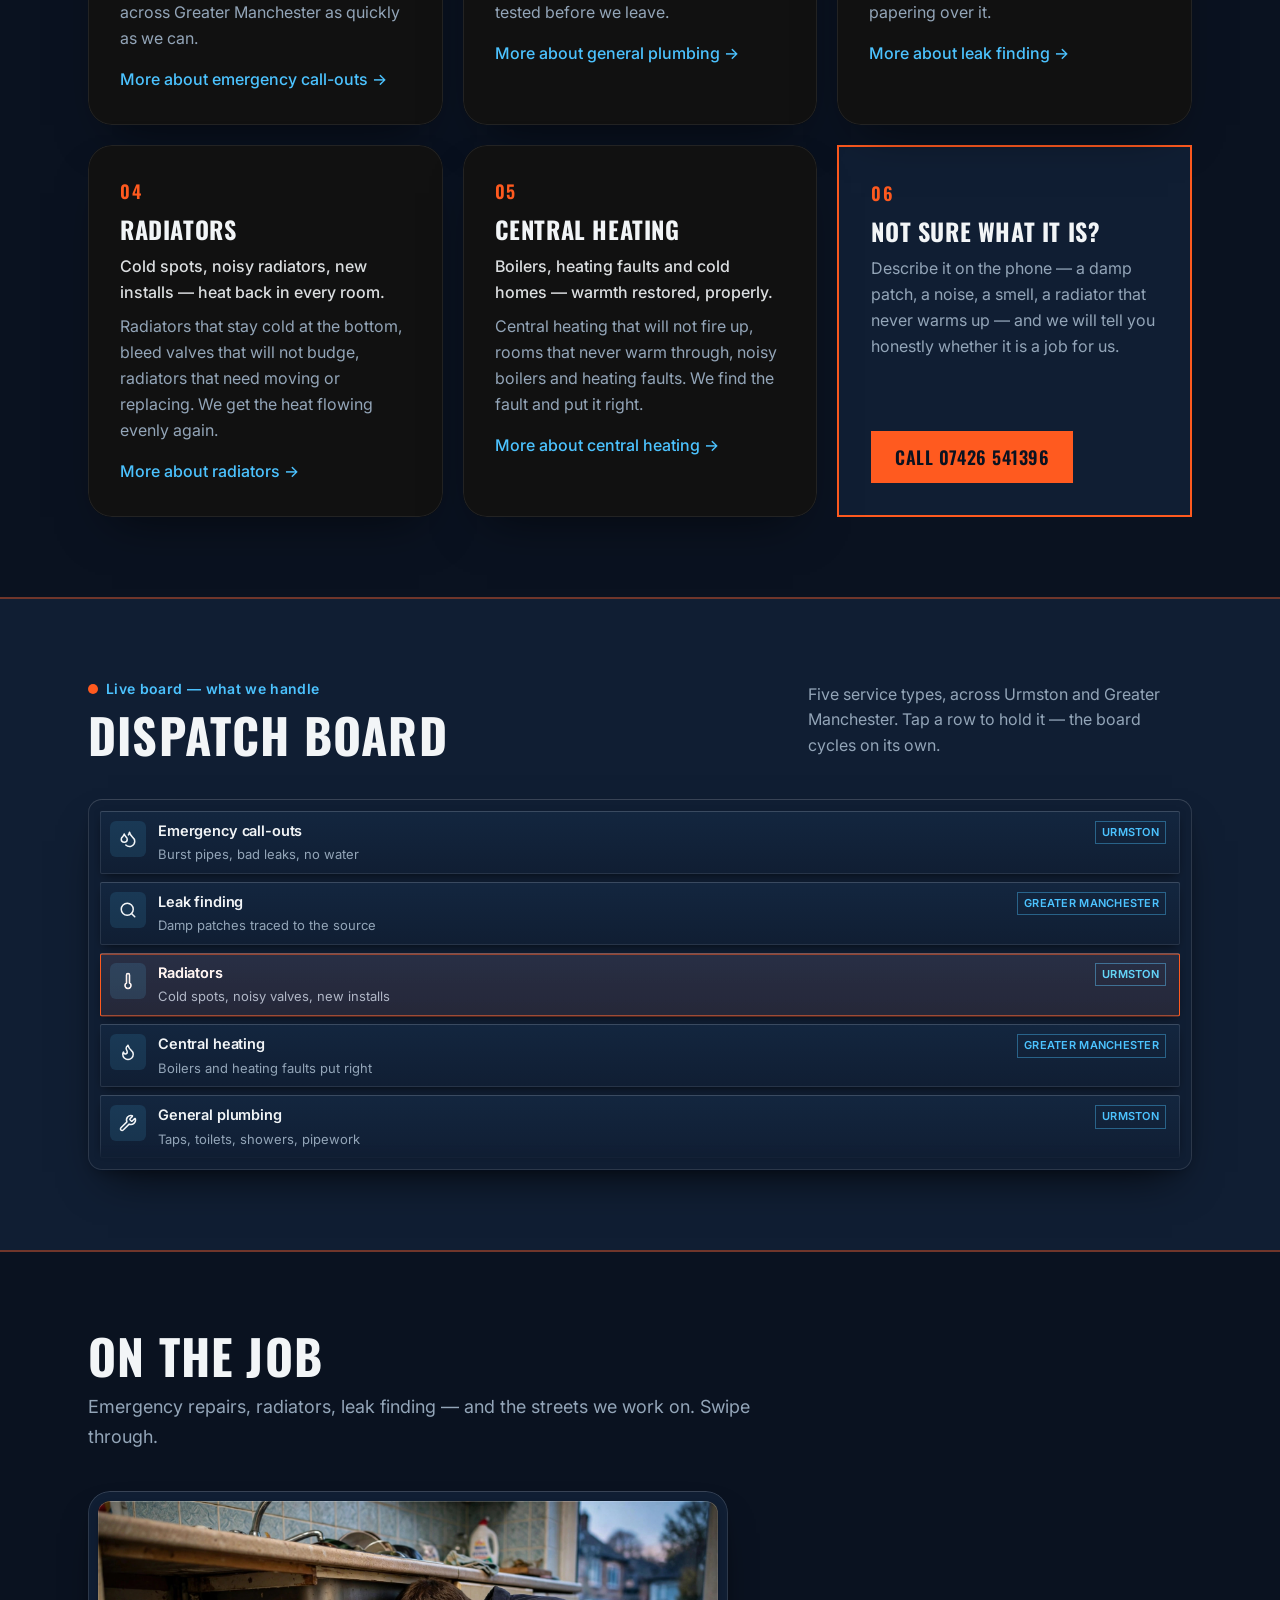
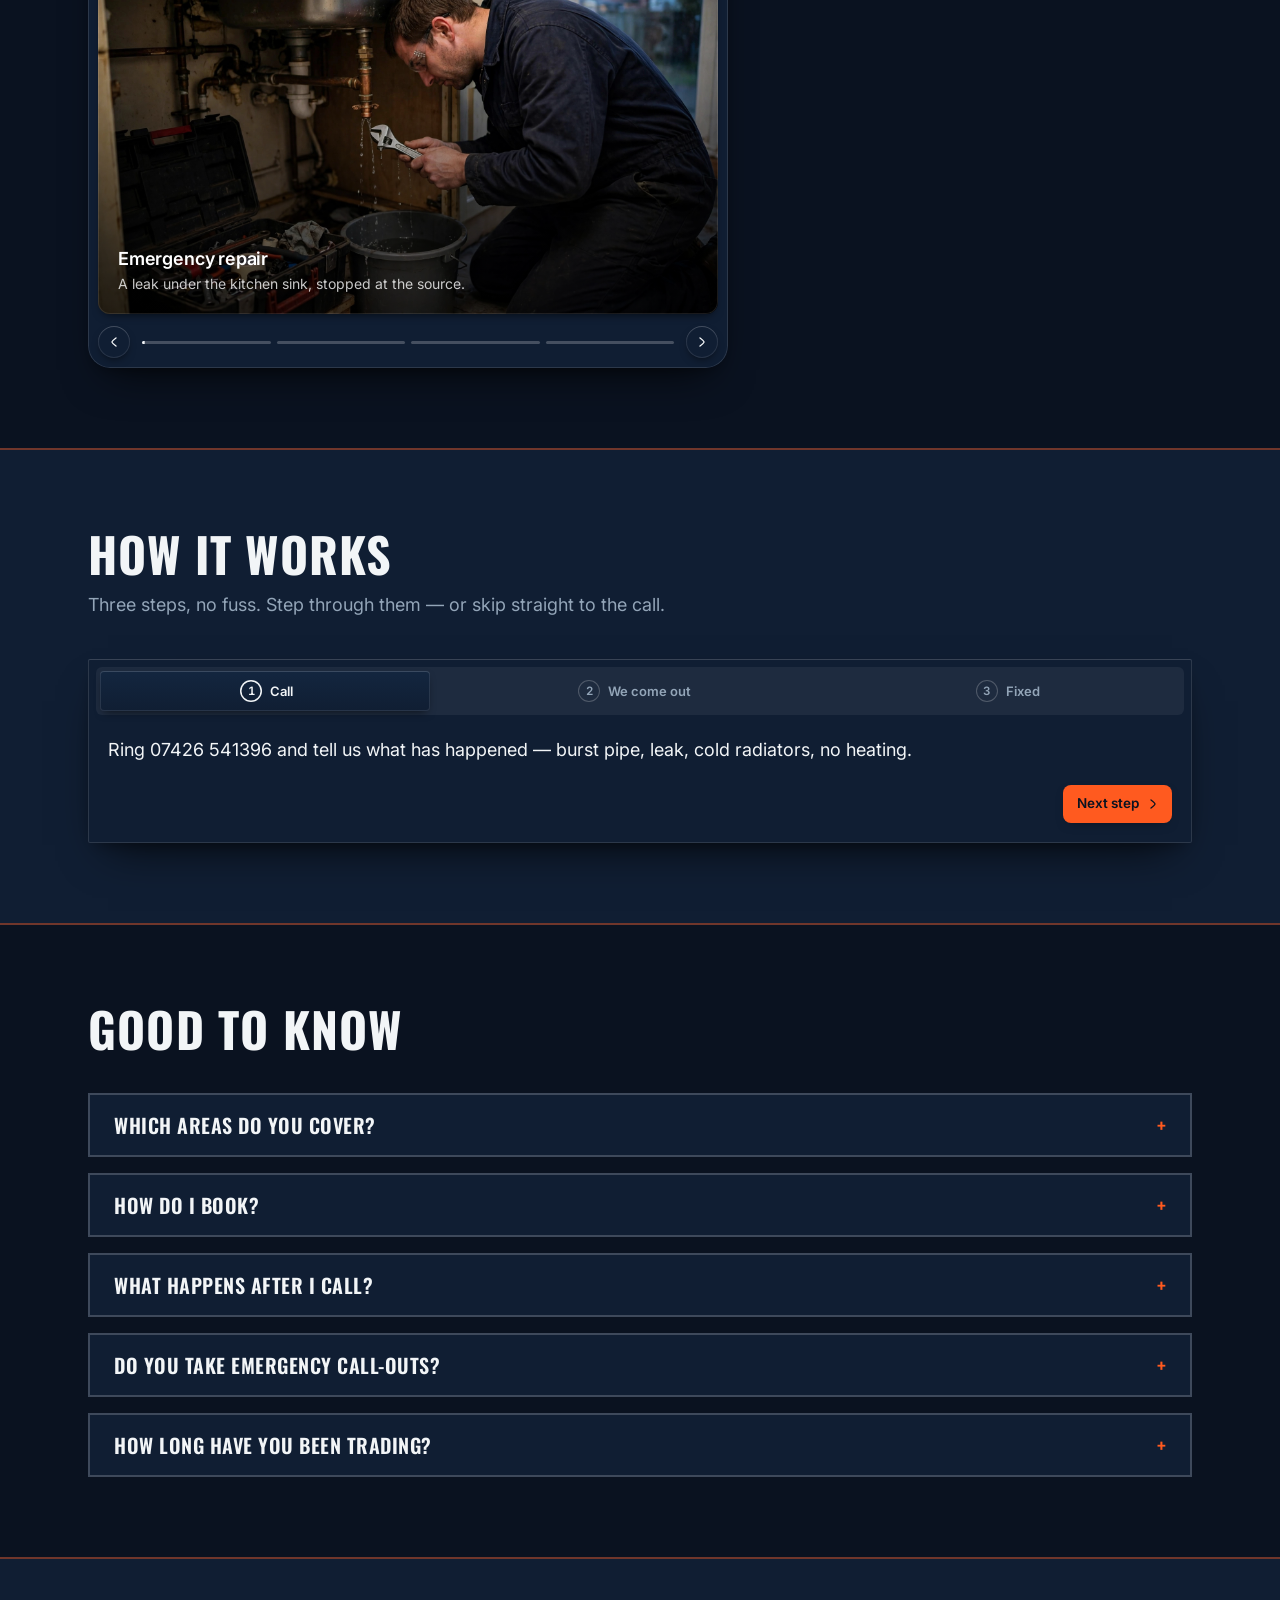
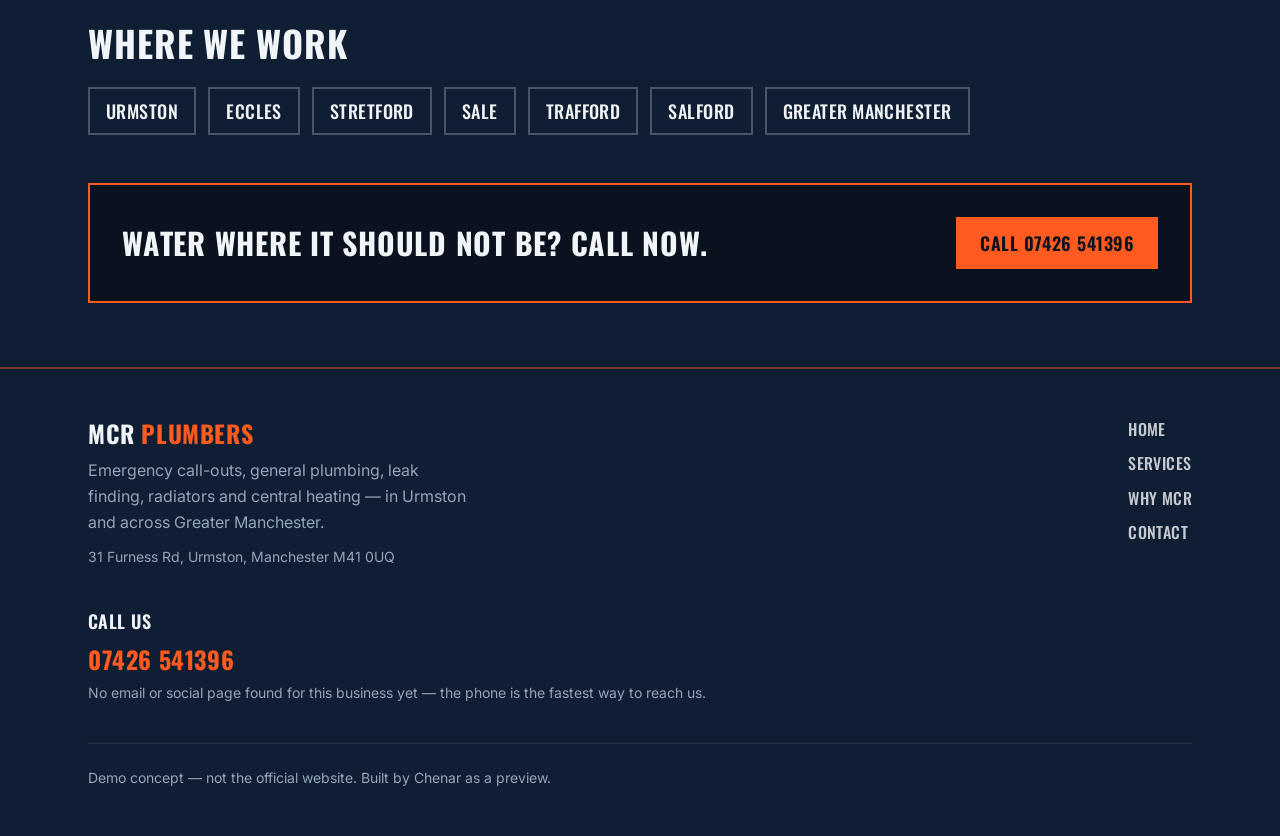
<file: mcr/index.html>
<!doctype html>
<html lang="en-GB">
  <head>
    <meta charset="UTF-8" />
    <link rel="icon" type="image/svg+xml" href="./favicon.svg" />
    <meta name="viewport" content="width=device-width, initial-scale=1.0" />
    <meta
      name="description"
      content="MCR Plumbers — emergency call-outs, general plumbing, leak finding, radiators and central heating in Urmston and Greater Manchester. Call 07426 541396."
    />
    <link rel="preconnect" href="https://fonts.googleapis.com" />
    <link rel="preconnect" href="https://fonts.gstatic.com" crossorigin />
    <link
      href="https://fonts.googleapis.com/css2?family=Inter:wght@400;500;600;700&family=Oswald:wght@500;600;700&display=swap"
      rel="stylesheet"
    />
    <title>MCR Plumbers — Emergency plumbers in Urmston, Manchester</title>
    <script type="module" crossorigin src="./assets/index-9dRRk9On.js"></script>
    <link rel="stylesheet" crossorigin href="./assets/index-gHzXCrUA.css">
  </head>
  <body>
    <div id="root"></div>
  </body>
</html>
</file>
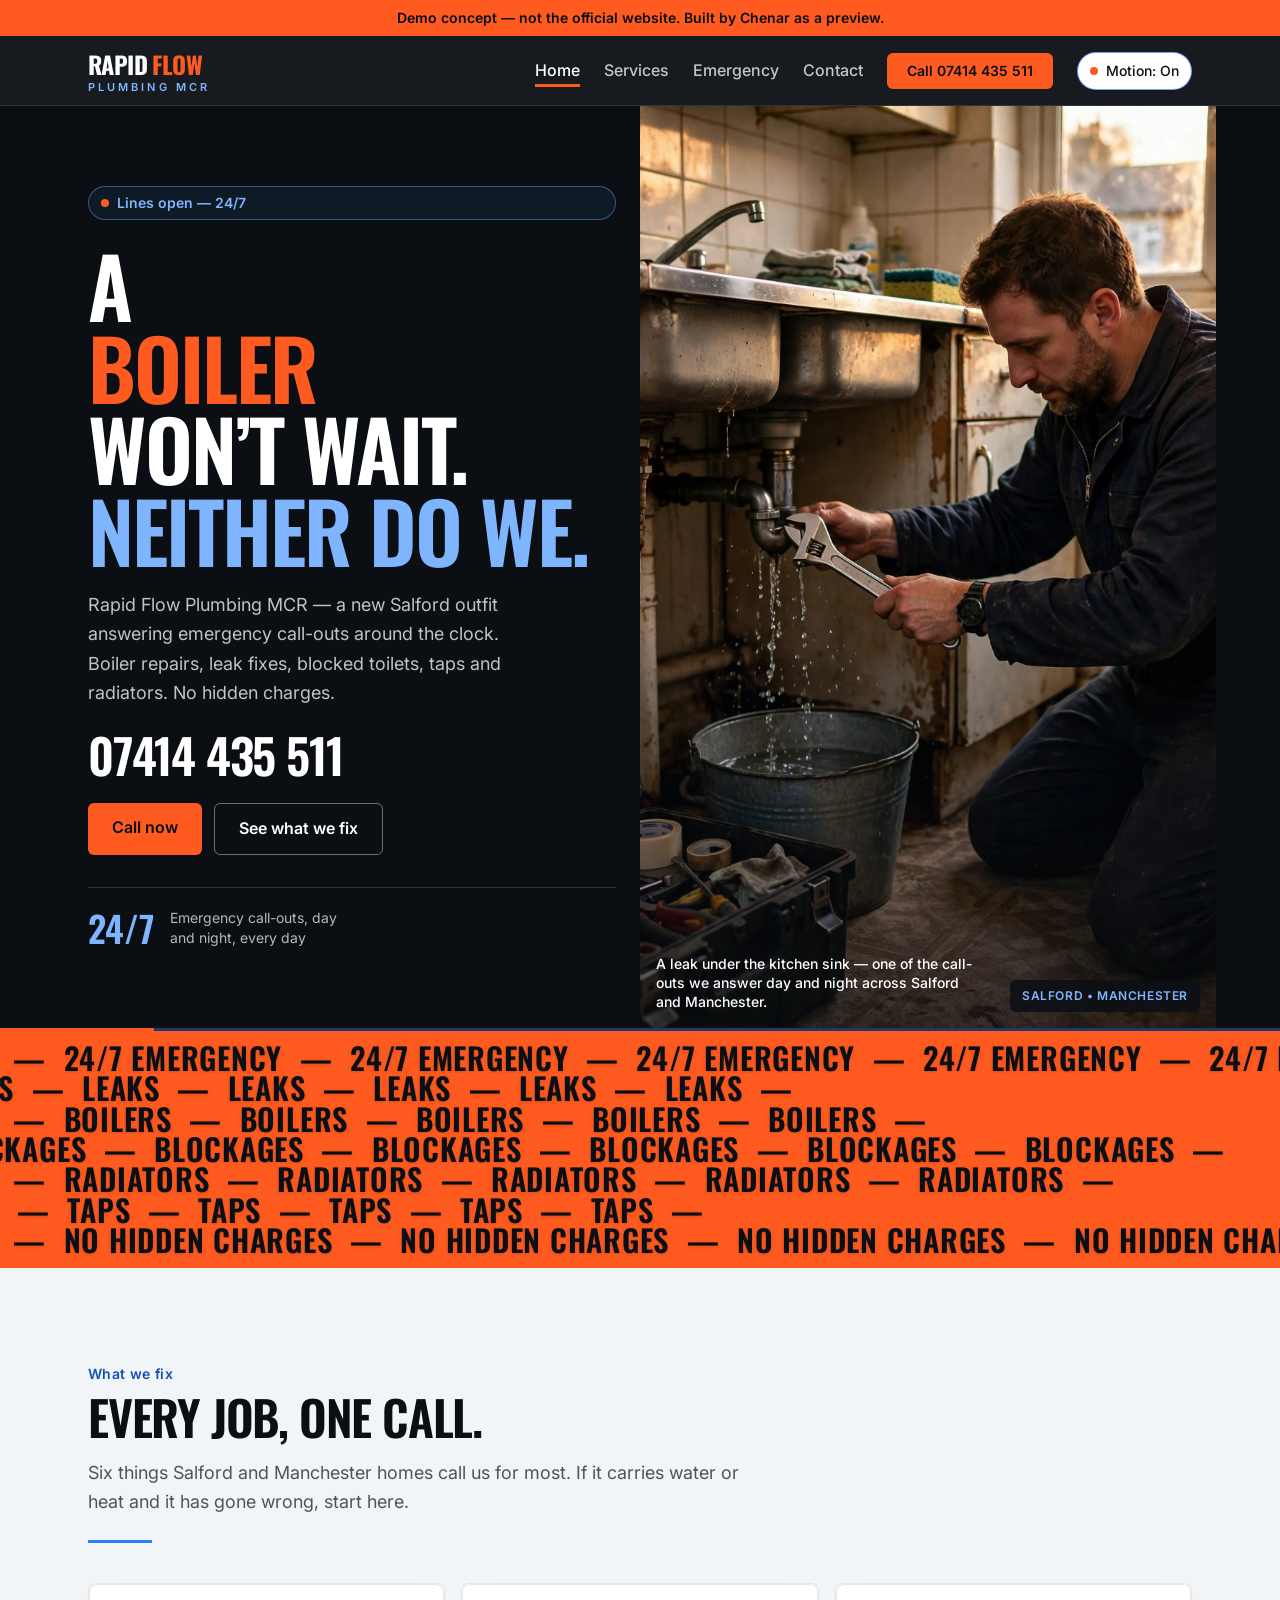
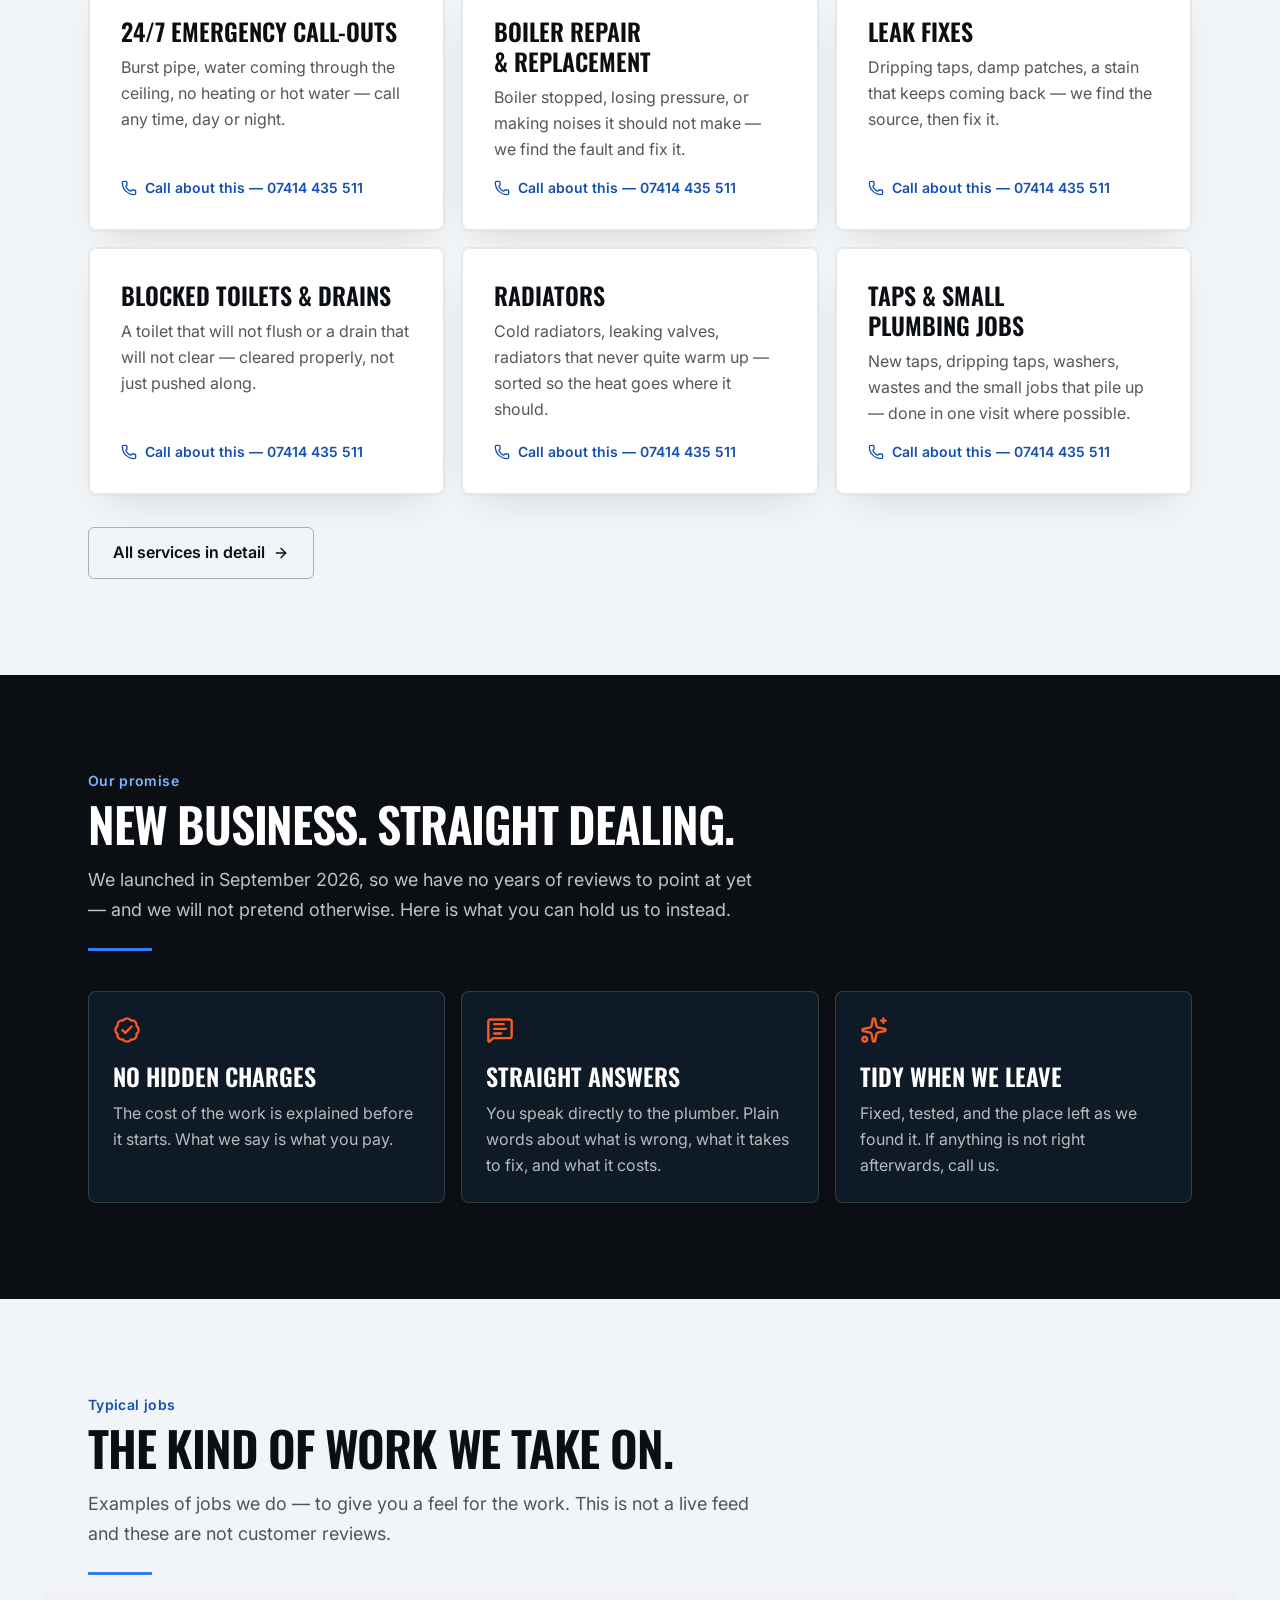
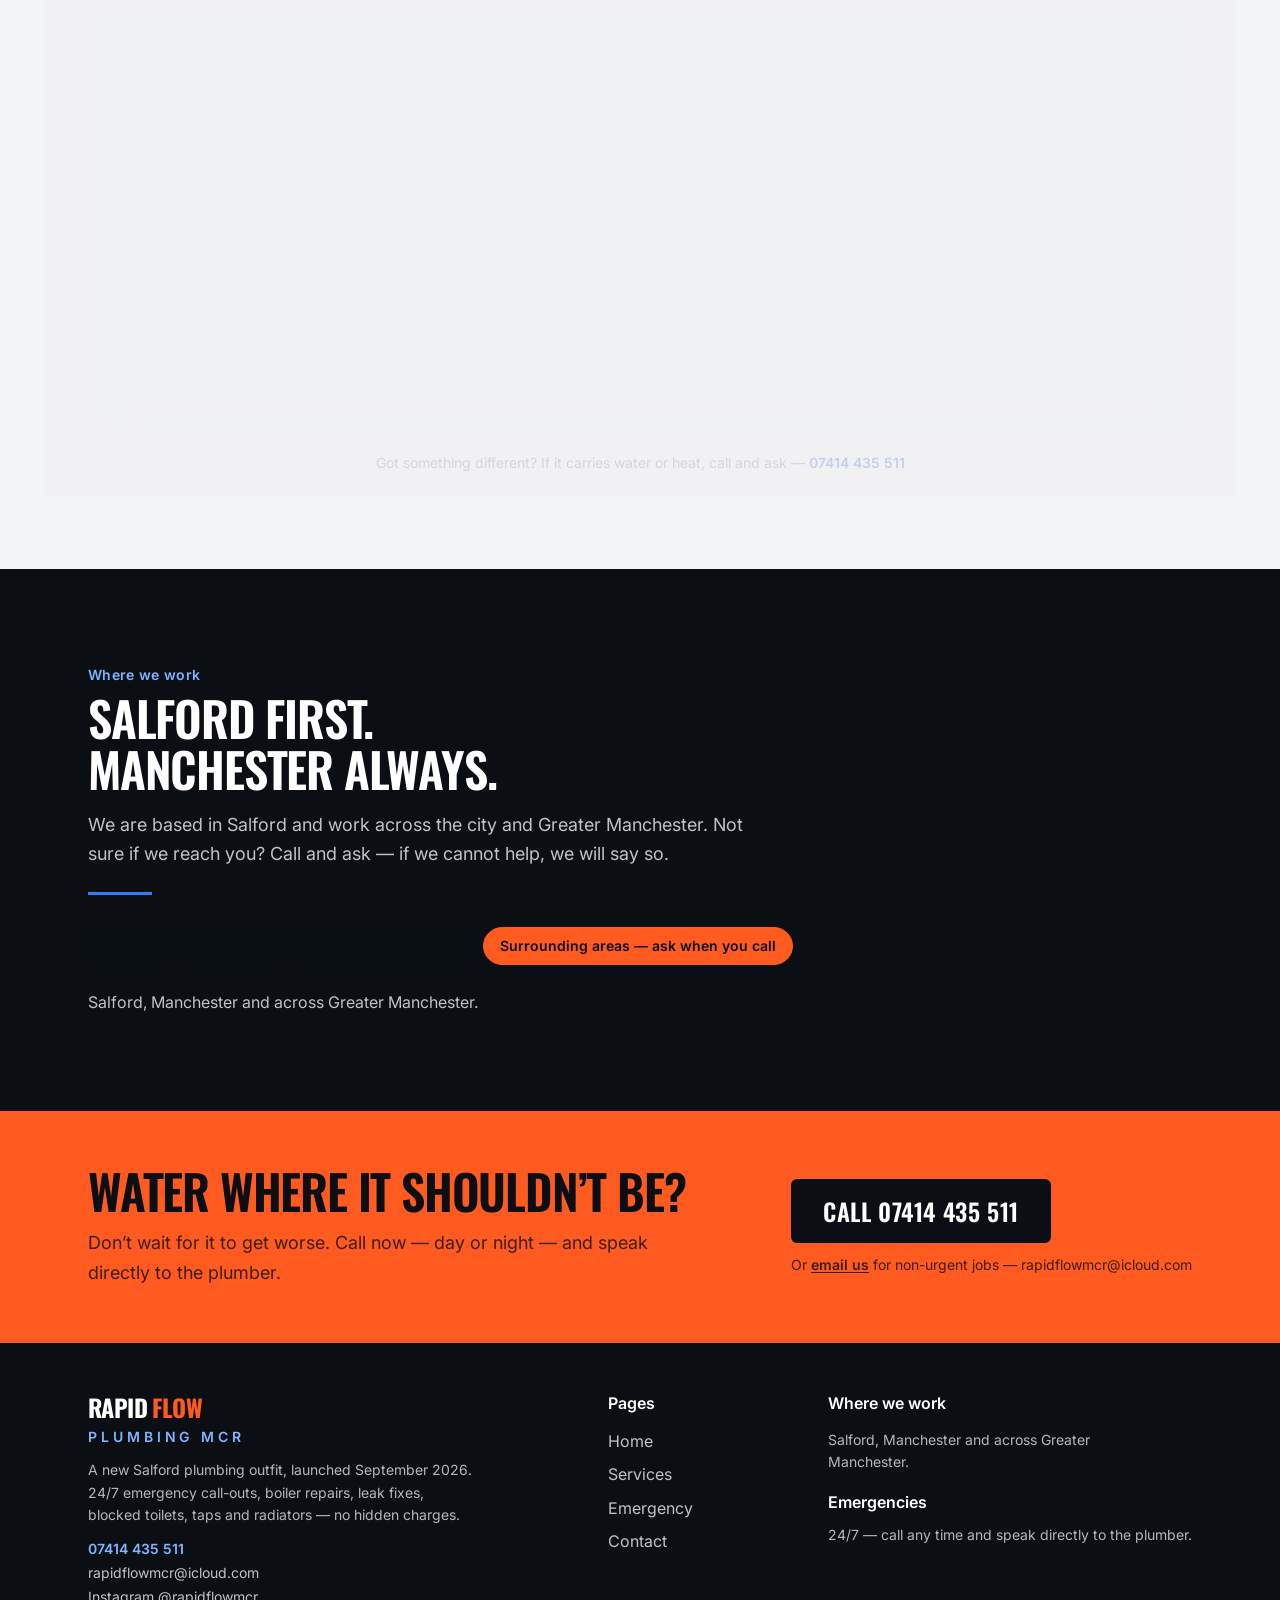
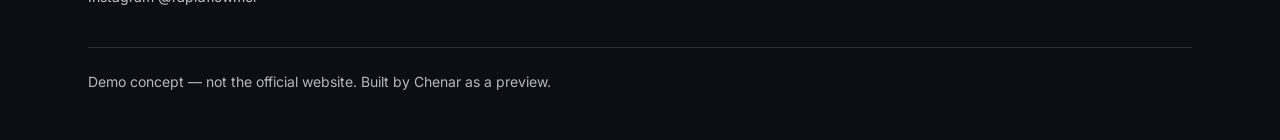
<file: rapidflow/index.html>
<!doctype html>
<html lang="en-GB">
  <head>
    <meta charset="UTF-8" />
    <link rel="icon" type="image/svg+xml" href="./favicon.svg" />
    <meta name="viewport" content="width=device-width, initial-scale=1.0" />
    <meta
      name="description"
      content="Rapid Flow Plumbing MCR — 24/7 emergency plumbers in Salford and Manchester. Boiler repairs, leak fixes, blocked toilets, taps and radiators. No hidden charges. Call 07414 435 511 any time."
    />
    <link rel="preconnect" href="https://fonts.googleapis.com" />
    <link rel="preconnect" href="https://fonts.gstatic.com" crossorigin />
    <link
      href="https://fonts.googleapis.com/css2?family=Oswald:wght@500;600;700&family=Inter:wght@400;500;600;700&display=swap"
      rel="stylesheet"
    />
    <title>Rapid Flow Plumbing MCR — 24/7 Emergency Plumbers in Salford &amp; Manchester</title>
    <script type="module" crossorigin src="./assets/index-YmdCVACD.js"></script>
    <link rel="stylesheet" crossorigin href="./assets/index-BPCRoK1x.css">
  </head>
  <body>
    <div id="root"></div>
  </body>
</html>
</file>
<file: aclass/assets/index-yJWGa0df.css>
/*! tailwindcss v4.3.5 | MIT License | https://tailwindcss.com */
@layer properties{@supports (((-webkit-hyphens:none)) and (not (margin-trim:block))) or ((-moz-orient:inline) and (not (color:rgb(from red r g b)))){*,:before,:after,::backdrop{--tw-rotate-x:initial;--tw-rotate-y:initial;--tw-rotate-z:initial;--tw-skew-x:initial;--tw-skew-y:initial;--tw-space-y-reverse:0;--tw-border-style:solid;--tw-leading:initial;--tw-font-weight:initial;--tw-tracking:initial;--tw-ordinal:initial;--tw-slashed-zero:initial;--tw-numeric-figure:initial;--tw-numeric-spacing:initial;--tw-numeric-fraction:initial;--tw-shadow:0 0 #0000;--tw-shadow-color:initial;--tw-shadow-alpha:100%;--tw-inset-shadow:0 0 #0000;--tw-inset-shadow-color:initial;--tw-inset-shadow-alpha:100%;--tw-ring-color:initial;--tw-ring-shadow:0 0 #0000;--tw-inset-ring-color:initial;--tw-inset-ring-shadow:0 0 #0000;--tw-ring-inset:initial;--tw-ring-offset-width:0px;--tw-ring-offset-color:#fff;--tw-ring-offset-shadow:0 0 #0000;--tw-blur:initial;--tw-brightness:initial;--tw-contrast:initial;--tw-grayscale:initial;--tw-hue-rotate:initial;--tw-invert:initial;--tw-opacity:initial;--tw-saturate:initial;--tw-sepia:initial;--tw-drop-shadow:initial;--tw-drop-shadow-color:initial;--tw-drop-shadow-alpha:100%;--tw-drop-shadow-size:initial;--tw-backdrop-blur:initial;--tw-backdrop-brightness:initial;--tw-backdrop-contrast:initial;--tw-backdrop-grayscale:initial;--tw-backdrop-hue-rotate:initial;--tw-backdrop-invert:initial;--tw-backdrop-opacity:initial;--tw-backdrop-saturate:initial;--tw-backdrop-sepia:initial;--tw-duration:initial;--tw-ease:initial;--tw-translate-x:0;--tw-translate-y:0;--tw-translate-z:0;--tw-scale-x:1;--tw-scale-y:1;--tw-scale-z:1;--tw-outline-style:solid;--tw-animation-delay:0s;--tw-animation-direction:normal;--tw-animation-duration:initial;--tw-animation-fill-mode:none;--tw-animation-iteration-count:1;--tw-enter-blur:0;--tw-enter-opacity:1;--tw-enter-rotate:0;--tw-enter-scale:1;--tw-enter-translate-x:0;--tw-enter-translate-y:0;--tw-exit-blur:0;--tw-exit-opacity:1;--tw-exit-rotate:0;--tw-exit-scale:1;--tw-exit-translate-x:0;--tw-exit-translate-y:0}}}@layer theme{:root,:host{--font-sans:"Inter", system-ui, -apple-system, "Segoe UI", sans-serif;--font-mono:ui-monospace, SFMono-Regular, Menlo, Monaco, Consolas, "Liberation Mono", "Courier New", monospace;--color-red-700:oklch(50.5% .213 27.518);--color-black:#000;--color-white:#fff;--spacing:.25rem;--container-xs:20rem;--container-sm:24rem;--container-xl:36rem;--container-2xl:42rem;--container-3xl:48rem;--container-6xl:72rem;--text-xs:.75rem;--text-xs--line-height:calc(1 / .75);--text-sm:.875rem;--text-sm--line-height:calc(1.25 / .875);--text-base:1rem;--text-base--line-height:calc(1.5 / 1);--text-lg:1.125rem;--text-lg--line-height:calc(1.75 / 1.125);--text-xl:1.25rem;--text-xl--line-height:calc(1.75 / 1.25);--text-2xl:1.5rem;--text-2xl--line-height:calc(2 / 1.5);--text-3xl:1.875rem;--text-3xl--line-height:calc(2.25 / 1.875);--text-4xl:2.25rem;--text-4xl--line-height:calc(2.5 / 2.25);--text-5xl:3rem;--text-5xl--line-height:1;--text-6xl:3.75rem;--text-6xl--line-height:1;--text-7xl:4.5rem;--text-7xl--line-height:1;--font-weight-normal:400;--font-weight-medium:500;--font-weight-semibold:600;--font-weight-bold:700;--tracking-wide:.025em;--tracking-wider:.05em;--leading-relaxed:1.625;--default-transition-duration:.15s;--default-transition-timing-function:cubic-bezier(.4, 0, .2, 1);--default-font-family:var(--font-sans);--default-mono-font-family:var(--font-mono);--color-navy:#0b1b2a;--color-navy-deep:#07121d;--color-navy-line:#22384e;--color-amber:#f2a007;--color-amber-deep:#8a5e00;--color-paper:#f5f1e8;--color-ink:#12202e;--color-slate:#5b6b7a;--color-rule:#d8d2c4;--font-display:"Oswald", "Arial Narrow", sans-serif}}@layer base{*,:after,:before,::backdrop{box-sizing:border-box;border:0 solid;margin:0;padding:0}::file-selector-button{box-sizing:border-box;border:0 solid;margin:0;padding:0}html,:host{-webkit-text-size-adjust:100%;tab-size:4;line-height:1.5;font-family:var(--default-font-family,-apple-system, BlinkMacSystemFont, "Segoe UI", Roboto, "Helvetica Neue", "Noto Sans", Arial, sans-serif, "Apple Color Emoji", "Segoe UI Emoji", "Segoe UI Symbol", "Noto Color Emoji");font-feature-settings:var(--default-font-feature-settings,normal);font-variation-settings:var(--default-font-variation-settings,normal);-webkit-tap-highlight-color:transparent}hr{height:0;color:inherit;border-top-width:1px}abbr:where([title]){-webkit-text-decoration:underline dotted;text-decoration:underline dotted}h1,h2,h3,h4,h5,h6{font-size:inherit;font-weight:inherit}a{color:inherit;-webkit-text-decoration:inherit;-webkit-text-decoration:inherit;-webkit-text-decoration:inherit;-webkit-text-decoration:inherit;text-decoration:inherit}b,strong{font-weight:bolder}code,kbd,samp,pre{font-family:var(--default-mono-font-family,ui-monospace, SFMono-Regular, Menlo, Monaco, Consolas, "Liberation Mono", "Courier New", monospace);font-feature-settings:var(--default-mono-font-feature-settings,normal);font-variation-settings:var(--default-mono-font-variation-settings,normal);font-size:1em}small{font-size:80%}sub,sup{vertical-align:baseline;font-size:75%;line-height:0;position:relative}sub{bottom:-.25em}sup{top:-.5em}table{text-indent:0;border-color:inherit;border-collapse:collapse}:-moz-focusring:where(:not(iframe)){outline:auto}progress{vertical-align:baseline}summary{display:list-item}ol,ul,menu{list-style:none}img,svg,video,canvas,audio,iframe,embed,object{vertical-align:middle;display:block}img,video{max-width:100%;height:auto}button,input,select,optgroup,textarea{font:inherit;font-feature-settings:inherit;font-variation-settings:inherit;letter-spacing:inherit;color:inherit;opacity:1;background-color:#0000;border-radius:0}::file-selector-button{font:inherit;font-feature-settings:inherit;font-variation-settings:inherit;letter-spacing:inherit;color:inherit;opacity:1;background-color:#0000;border-radius:0}:where(select:is([multiple],[size])) optgroup{font-weight:bolder}:where(select:is([multiple],[size])) optgroup option{padding-inline-start:20px}::file-selector-button{margin-inline-end:4px}::placeholder{opacity:1}@supports (not ((-webkit-appearance:-apple-pay-button))) or (contain-intrinsic-size:1px){::placeholder{color:currentColor}@supports (color:color-mix(in lab, red, red)){::placeholder{color:color-mix(in oklab, currentcolor 50%, transparent)}}}textarea{resize:vertical}::-webkit-search-decoration{-webkit-appearance:none}::-webkit-date-and-time-value{min-height:1lh;text-align:inherit}::-webkit-datetime-edit{display:inline-flex}::-webkit-datetime-edit-fields-wrapper{padding:0}::-webkit-datetime-edit{padding-block:0}::-webkit-datetime-edit-year-field{padding-block:0}::-webkit-datetime-edit-month-field{padding-block:0}::-webkit-datetime-edit-day-field{padding-block:0}::-webkit-datetime-edit-hour-field{padding-block:0}::-webkit-datetime-edit-minute-field{padding-block:0}::-webkit-datetime-edit-second-field{padding-block:0}::-webkit-datetime-edit-millisecond-field{padding-block:0}::-webkit-datetime-edit-meridiem-field{padding-block:0}::-webkit-calendar-picker-indicator{line-height:1}:-moz-ui-invalid{box-shadow:none}button,input:where([type=button],[type=reset],[type=submit]){appearance:button}::file-selector-button{appearance:button}::-webkit-inner-spin-button{height:auto}::-webkit-outer-spin-button{height:auto}[hidden]:where(:not([hidden=until-found])){display:none!important}html{scroll-behavior:auto}body{background-color:var(--color-paper);font-family:var(--font-sans);color:var(--color-ink);-webkit-font-smoothing:antialiased;-moz-osx-font-smoothing:grayscale;font-size:16px;line-height:1.6}::selection{background:var(--color-amber);color:var(--color-navy-deep)}:focus-visible{outline:3px solid var(--color-amber);outline-offset:2px;border-radius:2px}img{max-width:100%}h1,h2,h3{font-family:var(--font-display);text-wrap:balance}.tabular{font-variant-numeric:tabular-nums}}@layer components{.btn-amber{background-color:var(--color-amber);padding-inline:calc(var(--spacing) * 6);padding-block:calc(var(--spacing) * 3);--tw-font-weight:var(--font-weight-semibold);font-weight:var(--font-weight-semibold);color:var(--color-navy-deep);transition-property:color,background-color,border-color,outline-color,text-decoration-color,fill,stroke,--tw-gradient-from,--tw-gradient-via,--tw-gradient-to;transition-timing-function:var(--tw-ease,var(--default-transition-timing-function));transition-duration:var(--tw-duration,var(--default-transition-duration));--tw-duration:.1s;--tw-ease:cubic-bezier(.4,0,.2,1);border-radius:3px;transition-duration:.1s;transition-timing-function:cubic-bezier(.4,0,.2,1);display:inline-block}@media (hover:hover){.btn-amber:hover{background-color:var(--color-white)}}.btn-amber:active{scale:.98}.btn-navy{background-color:var(--color-navy);padding-inline:calc(var(--spacing) * 6);padding-block:calc(var(--spacing) * 3);--tw-font-weight:var(--font-weight-semibold);font-weight:var(--font-weight-semibold);color:var(--color-paper);transition-property:color,background-color,border-color,outline-color,text-decoration-color,fill,stroke,--tw-gradient-from,--tw-gradient-via,--tw-gradient-to;transition-timing-function:var(--tw-ease,var(--default-transition-timing-function));transition-duration:var(--tw-duration,var(--default-transition-duration));--tw-duration:.1s;--tw-ease:cubic-bezier(.4,0,.2,1);border-radius:3px;transition-duration:.1s;transition-timing-function:cubic-bezier(.4,0,.2,1);display:inline-block}@media (hover:hover){.btn-navy:hover{background-color:var(--color-navy-deep)}}.btn-navy:active{scale:.98}.btn-ghost{border-style:var(--tw-border-style);border-width:1px;border-color:#12202e4d;border-radius:3px;display:inline-block}@supports (color:color-mix(in lab, red, red)){.btn-ghost{border-color:color-mix(in oklab, var(--color-ink) 30%, transparent)}}.btn-ghost{padding-inline:calc(var(--spacing) * 6);padding-block:calc(var(--spacing) * 3);--tw-font-weight:var(--font-weight-semibold);font-weight:var(--font-weight-semibold);color:var(--color-ink);transition-property:color,background-color,border-color,outline-color,text-decoration-color,fill,stroke,--tw-gradient-from,--tw-gradient-via,--tw-gradient-to;transition-timing-function:var(--tw-ease,var(--default-transition-timing-function));transition-duration:var(--tw-duration,var(--default-transition-duration));--tw-duration:.1s;--tw-ease:cubic-bezier(.4,0,.2,1);transition-duration:.1s;transition-timing-function:cubic-bezier(.4,0,.2,1)}@media (hover:hover){.btn-ghost:hover{border-color:var(--color-amber-deep);color:var(--color-navy)}}.btn-ghost:active{scale:.98}.btn-ghost-light{border-style:var(--tw-border-style);border-width:1px;border-color:#f5f1e866;border-radius:3px;display:inline-block}@supports (color:color-mix(in lab, red, red)){.btn-ghost-light{border-color:color-mix(in oklab, var(--color-paper) 40%, transparent)}}.btn-ghost-light{padding-inline:calc(var(--spacing) * 6);padding-block:calc(var(--spacing) * 3);--tw-font-weight:var(--font-weight-semibold);font-weight:var(--font-weight-semibold);color:var(--color-paper);transition-property:color,background-color,border-color,outline-color,text-decoration-color,fill,stroke,--tw-gradient-from,--tw-gradient-via,--tw-gradient-to;transition-timing-function:var(--tw-ease,var(--default-transition-timing-function));transition-duration:var(--tw-duration,var(--default-transition-duration));--tw-duration:.1s;--tw-ease:cubic-bezier(.4,0,.2,1);transition-duration:.1s;transition-timing-function:cubic-bezier(.4,0,.2,1)}@media (hover:hover){.btn-ghost-light:hover{border-color:var(--color-amber);color:var(--color-amber)}}.btn-ghost-light:active{scale:.98}.nav-link{--tw-font-weight:var(--font-weight-medium);font-weight:var(--font-weight-medium);color:#12202ebf}@supports (color:color-mix(in lab, red, red)){.nav-link{color:color-mix(in oklab, var(--color-ink) 75%, transparent)}}.nav-link{transition-property:color,background-color,border-color,outline-color,text-decoration-color,fill,stroke,--tw-gradient-from,--tw-gradient-via,--tw-gradient-to;transition-timing-function:var(--tw-ease,var(--default-transition-timing-function));transition-duration:var(--tw-duration,var(--default-transition-duration));--tw-duration:.1s;--tw-ease:cubic-bezier(.4,0,.2,1);transition-duration:.1s;transition-timing-function:cubic-bezier(.4,0,.2,1)}@media (hover:hover){.nav-link:hover{color:var(--color-navy)}}.nav-link[aria-current=page]{color:var(--color-navy);text-decoration-line:underline;-webkit-text-decoration-color:var(--color-amber);-webkit-text-decoration-color:var(--color-amber);-webkit-text-decoration-color:var(--color-amber);text-decoration-color:var(--color-amber);text-underline-offset:4px;text-decoration-thickness:3px}.field{border-style:var(--tw-border-style);border-width:1px;border-color:#12202e40;border-radius:3px;width:100%}@supports (color:color-mix(in lab, red, red)){.field{border-color:color-mix(in oklab, var(--color-ink) 25%, transparent)}}.field{background-color:var(--color-white);padding-inline:calc(var(--spacing) * 4);padding-block:calc(var(--spacing) * 3);font-size:var(--text-base);line-height:var(--tw-leading,var(--text-base--line-height));color:var(--color-ink)}.field::placeholder{color:#12202e66}@supports (color:color-mix(in lab, red, red)){.field::placeholder{color:color-mix(in oklab, var(--color-ink) 40%, transparent)}}.field:focus{border-color:var(--color-amber-deep);--tw-outline-style:none;outline-style:none}.field-error{border-color:var(--color-red-700)}.ledger-rule{border-top-style:var(--tw-border-style);border-top-width:1px;border-color:var(--color-rule)}.display-caps{font-family:var(--font-display);text-transform:uppercase;letter-spacing:.01em;line-height:.98}}@layer utilities{.pointer-events-none{pointer-events:none}.visible{visibility:visible}.sr-only{clip-path:inset(50%);white-space:nowrap;border-width:0;width:1px;height:1px;margin:-1px;padding:0;position:absolute;overflow:hidden}.absolute{position:absolute}.fixed{position:fixed}.relative{position:relative}.static{position:static}.sticky{position:sticky}.inset-0{inset:0}.inset-\[1\.3em\]{inset:1.3em}.top-0{top:0}.top-1\/2{top:50%}.top-full{top:100%}.right-4{right:calc(var(--spacing) * 4)}.right-5{right:calc(var(--spacing) * 5)}.-bottom-6{bottom:calc(var(--spacing) * -6)}.bottom-5{bottom:calc(var(--spacing) * 5)}.left-1\/2{left:50%}.left-5{left:calc(var(--spacing) * 5)}.left-full{left:100%}.z-0{z-index:0}.z-50{z-index:50}.z-\[2\]{z-index:2}.container{width:100%}@media (width>=40rem){.container{max-width:40rem}}@media (width>=48rem){.container{max-width:48rem}}@media (width>=64rem){.container{max-width:64rem}}@media (width>=80rem){.container{max-width:80rem}}@media (width>=96rem){.container{max-width:96rem}}.m-0{margin:0}.mx-auto{margin-inline:auto}.mt-1{margin-top:var(--spacing)}.mt-2{margin-top:calc(var(--spacing) * 2)}.mt-3{margin-top:calc(var(--spacing) * 3)}.mt-4{margin-top:calc(var(--spacing) * 4)}.mt-5{margin-top:calc(var(--spacing) * 5)}.mt-6{margin-top:calc(var(--spacing) * 6)}.mt-8{margin-top:calc(var(--spacing) * 8)}.mt-10{margin-top:calc(var(--spacing) * 10)}.mt-\[calc\(var\(--logoloop-logoHeight\)\*0\.2\)\]{margin-top:calc(var(--logoloop-logoHeight) * .2)}.mr-\[var\(--logoloop-gap\)\]{margin-right:var(--logoloop-gap)}.mb-1{margin-bottom:var(--spacing)}.mb-\[var\(--logoloop-gap\)\]{margin-bottom:var(--logoloop-gap)}.ml-\[calc\(var\(--logoloop-logoHeight\)\*0\.25\)\]{margin-left:calc(var(--logoloop-logoHeight) * .25)}.box-border{box-sizing:border-box}.\!hidden{display:none!important}.block{display:block}.flex{display:flex}.grid{display:grid}.hidden{display:none}.inline{display:inline}.inline-block{display:inline-block}.inline-flex{display:inline-flex}.table{display:table}.aspect-\[4\/3\]{aspect-ratio:4/3}.aspect-\[16\/7\]{aspect-ratio:16/7}.\!h-auto{height:auto!important}.h-2{height:calc(var(--spacing) * 2)}.h-9{height:calc(var(--spacing) * 9)}.h-28{height:calc(var(--spacing) * 28)}.h-80{height:calc(var(--spacing) * 80)}.h-\[1\.2em\]{height:1.2em}.h-\[3px\]{height:3px}.h-\[26px\]{height:26px}.h-\[var\(--logoloop-logoHeight\)\]{height:var(--logoloop-logoHeight)}.h-full{height:100%}.h-max{height:max-content}.min-h-0{min-height:0}.min-h-screen{min-height:100vh}.w-2{width:calc(var(--spacing) * 2)}.w-9{width:calc(var(--spacing) * 9)}.w-12{width:calc(var(--spacing) * 12)}.w-16{width:calc(var(--spacing) * 16)}.w-24{width:calc(var(--spacing) * 24)}.w-28{width:calc(var(--spacing) * 28)}.w-\[3px\]{width:3px}.w-auto{width:auto}.w-full{width:100%}.w-max{width:max-content}.max-w-2xl{max-width:var(--container-2xl)}.max-w-3xl{max-width:var(--container-3xl)}.max-w-6xl{max-width:var(--container-6xl)}.max-w-full{max-width:100%}.max-w-sm{max-width:var(--container-sm)}.max-w-xl{max-width:var(--container-xl)}.max-w-xs{max-width:var(--container-xs)}.min-w-0{min-width:0}.flex-1{flex:1}.flex-\[1_1_0\]{flex:1 1 0}.flex-none{flex:none}.shrink-0{flex-shrink:0}.grow{flex-grow:1}.border-collapse{border-collapse:collapse}.\[transform-origin\:center\]{transform-origin:50%}.origin-top{transform-origin:top}.\[translate\:-50\%_4px\]{translate:-50% 4px}.\[translate\:4px_-50\%\]{translate:4px -50%}.rotate-\[0\.5deg\]{rotate:.5deg}.transform{transform:var(--tw-rotate-x, ) var(--tw-rotate-y, ) var(--tw-rotate-z, ) var(--tw-skew-x, ) var(--tw-skew-y, )}.cursor-grab{cursor:grab}.cursor-pointer{cursor:pointer}.\[touch-action\:pan-x_pinch-zoom\]{touch-action:pan-x pinch-zoom}.\[touch-action\:pan-y_pinch-zoom\]{touch-action:pan-y pinch-zoom}.resize{resize:both}.list-none{list-style-type:none}.grid-cols-3{grid-template-columns:repeat(3,minmax(0,1fr))}.flex-col{flex-direction:column}.flex-row{flex-direction:row}.flex-wrap{flex-wrap:wrap}.items-baseline{align-items:baseline}.items-center{align-items:center}.justify-between{justify-content:space-between}.justify-center{justify-content:center}.gap-2{gap:calc(var(--spacing) * 2)}.gap-3{gap:calc(var(--spacing) * 3)}.gap-4{gap:calc(var(--spacing) * 4)}.gap-6{gap:calc(var(--spacing) * 6)}.gap-10{gap:calc(var(--spacing) * 10)}.gap-\[calc\(var\(--logoloop-logoHeight\)\*0\.3\)\]{gap:calc(var(--logoloop-logoHeight) * .3)}.gap-\[calc\(var\(--logoloop-logoHeight\)\*0\.22\)\]{gap:calc(var(--logoloop-logoHeight) * .22)}.gap-px{gap:1px}:where(.space-y-2>:not(:last-child)){--tw-space-y-reverse:0;margin-block-start:calc(calc(var(--spacing) * 2) * var(--tw-space-y-reverse));margin-block-end:calc(calc(var(--spacing) * 2) * calc(1 - var(--tw-space-y-reverse)))}:where(.space-y-3>:not(:last-child)){--tw-space-y-reverse:0;margin-block-start:calc(calc(var(--spacing) * 3) * var(--tw-space-y-reverse));margin-block-end:calc(calc(var(--spacing) * 3) * calc(1 - var(--tw-space-y-reverse)))}:where(.space-y-5>:not(:last-child)){--tw-space-y-reverse:0;margin-block-start:calc(calc(var(--spacing) * 5) * var(--tw-space-y-reverse));margin-block-end:calc(calc(var(--spacing) * 5) * calc(1 - var(--tw-space-y-reverse)))}.gap-x-6{column-gap:calc(var(--spacing) * 6)}.gap-y-2{row-gap:calc(var(--spacing) * 2)}.overflow-hidden{overflow:hidden}.overflow-visible{overflow:visible}.overflow-x-hidden{overflow-x:hidden}.overflow-y-auto{overflow-y:auto}.\!rounded-\[3px\]{border-radius:3px!important}.\[border-radius\:inherit\]{border-radius:inherit}.rounded{border-radius:.25rem}.rounded-\[3px\]{border-radius:3px}.rounded-\[28px\]{border-radius:28px}.rounded-\[inherit\]{border-radius:inherit}.rounded-full{border-radius:2147483647px}.border{border-style:var(--tw-border-style);border-width:1px}.border-2{border-style:var(--tw-border-style);border-width:2px}.border-y{border-block-style:var(--tw-border-style);border-block-width:1px}.border-t{border-top-style:var(--tw-border-style);border-top-width:1px}.border-b{border-bottom-style:var(--tw-border-style);border-bottom-width:1px}.border-b-2{border-bottom-style:var(--tw-border-style);border-bottom-width:2px}.border-solid{--tw-border-style:solid;border-style:solid}.border-amber\/70{border-color:#f2a007b3}@supports (color:color-mix(in lab, red, red)){.border-amber\/70{border-color:color-mix(in oklab, var(--color-amber) 70%, transparent)}}.border-current{border-color:currentColor}.border-ink\/25{border-color:#12202e40}@supports (color:color-mix(in lab, red, red)){.border-ink\/25{border-color:color-mix(in oklab, var(--color-ink) 25%, transparent)}}.border-navy{border-color:var(--color-navy)}.border-navy-line{border-color:var(--color-navy-line)}.border-navy\/25{border-color:#0b1b2a40}@supports (color:color-mix(in lab, red, red)){.border-navy\/25{border-color:color-mix(in oklab, var(--color-navy) 25%, transparent)}}.border-rule{border-color:var(--color-rule)}.\!bg-paper{background-color:var(--color-paper)!important}.bg-\[\#1f3d2b\]{background-color:#1f3d2b}.bg-amber{background-color:var(--color-amber)}.bg-black{background-color:var(--color-black)}.bg-navy{background-color:var(--color-navy)}.bg-navy-deep{background-color:var(--color-navy-deep)}.bg-navy-line{background-color:var(--color-navy-line)}.bg-paper{background-color:var(--color-paper)}.bg-paper\/95{background-color:#f5f1e8f2}@supports (color:color-mix(in lab, red, red)){.bg-paper\/95{background-color:color-mix(in oklab, var(--color-paper) 95%, transparent)}}.bg-slate{background-color:var(--color-slate)}.bg-white{background-color:var(--color-white)}.fill-rule{fill:var(--color-rule)}.object-contain{object-fit:contain}.object-cover{object-fit:cover}.\!p-0{padding:0!important}.p-0{padding:0}.p-3{padding:calc(var(--spacing) * 3)}.p-6{padding:calc(var(--spacing) * 6)}.p-10{padding:calc(var(--spacing) * 10)}.\!px-5{padding-inline:calc(var(--spacing) * 5)!important}.\!px-8{padding-inline:calc(var(--spacing) * 8)!important}.px-3{padding-inline:calc(var(--spacing) * 3)}.px-4{padding-inline:calc(var(--spacing) * 4)}.px-5{padding-inline:calc(var(--spacing) * 5)}.px-\[clamp\(1rem\,6\%\,5rem\)\]{padding-inline:clamp(1rem,6%,5rem)}.px-\[var\(--logoloop-pad\)\]{padding-inline:var(--logoloop-pad)}.\!py-2{padding-block:calc(var(--spacing) * 2)!important}.\!py-4{padding-block:calc(var(--spacing) * 4)!important}.py-1{padding-block:var(--spacing)}.py-2{padding-block:calc(var(--spacing) * 2)}.py-3{padding-block:calc(var(--spacing) * 3)}.py-4{padding-block:calc(var(--spacing) * 4)}.py-5{padding-block:calc(var(--spacing) * 5)}.py-10{padding-block:calc(var(--spacing) * 10)}.py-12{padding-block:calc(var(--spacing) * 12)}.py-16{padding-block:calc(var(--spacing) * 16)}.py-\[var\(--logoloop-pad\)\]{padding-block:var(--logoloop-pad)}.pt-5{padding-top:calc(var(--spacing) * 5)}.pt-6{padding-top:calc(var(--spacing) * 6)}.pt-12{padding-top:calc(var(--spacing) * 12)}.pr-2{padding-right:calc(var(--spacing) * 2)}.pr-4{padding-right:calc(var(--spacing) * 4)}.pb-2{padding-bottom:calc(var(--spacing) * 2)}.pb-3{padding-bottom:calc(var(--spacing) * 3)}.pb-4{padding-bottom:calc(var(--spacing) * 4)}.pb-6{padding-bottom:calc(var(--spacing) * 6)}.pb-16{padding-bottom:calc(var(--spacing) * 16)}.pl-16{padding-left:calc(var(--spacing) * 16)}.text-center{text-align:center}.text-left{text-align:left}.align-top{vertical-align:top}.font-display{font-family:var(--font-display)}.text-2xl{font-size:var(--text-2xl);line-height:var(--tw-leading,var(--text-2xl--line-height))}.text-3xl{font-size:var(--text-3xl);line-height:var(--tw-leading,var(--text-3xl--line-height))}.text-4xl{font-size:var(--text-4xl);line-height:var(--tw-leading,var(--text-4xl--line-height))}.text-5xl{font-size:var(--text-5xl);line-height:var(--tw-leading,var(--text-5xl--line-height))}.text-6xl{font-size:var(--text-6xl);line-height:var(--tw-leading,var(--text-6xl--line-height))}.text-base{font-size:var(--text-base);line-height:var(--tw-leading,var(--text-base--line-height))}.text-lg{font-size:var(--text-lg);line-height:var(--tw-leading,var(--text-lg--line-height))}.text-sm{font-size:var(--text-sm);line-height:var(--tw-leading,var(--text-sm--line-height))}.text-xl{font-size:var(--text-xl);line-height:var(--tw-leading,var(--text-xl--line-height))}.text-xs{font-size:var(--text-xs);line-height:var(--tw-leading,var(--text-xs--line-height))}.text-\[28px\]{font-size:28px}.text-\[52px\]{font-size:52px}.text-\[clamp\(1rem\,1\.4vw\,1\.4rem\)\]{font-size:clamp(1rem,1.4vw,1.4rem)}.text-\[length\:max\(11px\,calc\(var\(--logoloop-logoHeight\)\*0\.26\)\)\]{font-size:max(11px, calc(var(--logoloop-logoHeight) * .26))}.text-\[length\:max\(12px\,calc\(var\(--logoloop-logoHeight\)\*0\.5\)\)\]{font-size:max(12px, calc(var(--logoloop-logoHeight) * .5))}.text-\[length\:var\(--logoloop-logoHeight\)\]{font-size:var(--logoloop-logoHeight)}.leading-\[0\.98\]{--tw-leading:.98;line-height:.98}.leading-\[1\.2\]{--tw-leading:1.2;line-height:1.2}.leading-\[1\.2em\]{--tw-leading:1.2em;line-height:1.2em}.leading-none{--tw-leading:1;line-height:1}.leading-relaxed{--tw-leading:var(--leading-relaxed);line-height:var(--leading-relaxed)}.font-bold{--tw-font-weight:var(--font-weight-bold);font-weight:var(--font-weight-bold)}.font-medium{--tw-font-weight:var(--font-weight-medium);font-weight:var(--font-weight-medium)}.font-normal{--tw-font-weight:var(--font-weight-normal);font-weight:var(--font-weight-normal)}.font-semibold{--tw-font-weight:var(--font-weight-semibold);font-weight:var(--font-weight-semibold)}.tracking-\[-0\.01em\]{--tw-tracking:-.01em;letter-spacing:-.01em}.tracking-\[0\.01em\]{--tw-tracking:.01em;letter-spacing:.01em}.tracking-wide{--tw-tracking:var(--tracking-wide);letter-spacing:var(--tracking-wide)}.tracking-wider{--tw-tracking:var(--tracking-wider);letter-spacing:var(--tracking-wider)}.text-ellipsis{text-overflow:ellipsis}.whitespace-normal{white-space:normal}.whitespace-nowrap{white-space:nowrap}.whitespace-pre{white-space:pre}.\!text-ink{color:var(--color-ink)!important}.\[color\:light-dark\(\#18181b\,\#fafafa\)\]{color:var(--lightningcss-light,#18181b)var(--lightningcss-dark,#fafafa)}.text-amber{color:var(--color-amber)}.text-amber-deep{color:var(--color-amber-deep)}.text-inherit{color:inherit}.text-ink{color:var(--color-ink)}.text-ink\/70{color:#12202eb3}@supports (color:color-mix(in lab, red, red)){.text-ink\/70{color:color-mix(in oklab, var(--color-ink) 70%, transparent)}}.text-ink\/75{color:#12202ebf}@supports (color:color-mix(in lab, red, red)){.text-ink\/75{color:color-mix(in oklab, var(--color-ink) 75%, transparent)}}.text-ink\/80{color:#12202ecc}@supports (color:color-mix(in lab, red, red)){.text-ink\/80{color:color-mix(in oklab, var(--color-ink) 80%, transparent)}}.text-navy{color:var(--color-navy)}.text-navy-deep{color:var(--color-navy-deep)}.text-navy\/70{color:#0b1b2ab3}@supports (color:color-mix(in lab, red, red)){.text-navy\/70{color:color-mix(in oklab, var(--color-navy) 70%, transparent)}}.text-paper{color:var(--color-paper)}.text-paper\/60{color:#f5f1e899}@supports (color:color-mix(in lab, red, red)){.text-paper\/60{color:color-mix(in oklab, var(--color-paper) 60%, transparent)}}.text-paper\/70{color:#f5f1e8b3}@supports (color:color-mix(in lab, red, red)){.text-paper\/70{color:color-mix(in oklab, var(--color-paper) 70%, transparent)}}.text-paper\/75{color:#f5f1e8bf}@supports (color:color-mix(in lab, red, red)){.text-paper\/75{color:color-mix(in oklab, var(--color-paper) 75%, transparent)}}.text-paper\/80{color:#f5f1e8cc}@supports (color:color-mix(in lab, red, red)){.text-paper\/80{color:color-mix(in oklab, var(--color-paper) 80%, transparent)}}.text-paper\/85{color:#f5f1e8d9}@supports (color:color-mix(in lab, red, red)){.text-paper\/85{color:color-mix(in oklab, var(--color-paper) 85%, transparent)}}.text-red-700{color:var(--color-red-700)}.text-slate{color:var(--color-slate)}.uppercase{text-transform:uppercase}.tabular-nums{--tw-numeric-spacing:tabular-nums;font-variant-numeric:var(--tw-ordinal, ) var(--tw-slashed-zero, ) var(--tw-numeric-figure, ) var(--tw-numeric-spacing, ) var(--tw-numeric-fraction, )}.no-underline{text-decoration-line:none}.underline{text-decoration-line:underline}.decoration-2{text-decoration-thickness:2px}.underline-offset-4{text-underline-offset:4px}.opacity-0{opacity:0}.opacity-\[0\.72\]{opacity:.72}.opacity-\[var\(--logoloop-dim\)\]{opacity:var(--logoloop-dim)}.opacity-\[var\(--scroll-stack-dim\,0\)\]{opacity:var(--scroll-stack-dim,0)}.shadow-\[0_10px_30px_-12px_rgba\(0\,0\,0\,0\.55\)\]{--tw-shadow:0 10px 30px -12px var(--tw-shadow-color,#0000008c);box-shadow:var(--tw-inset-shadow), var(--tw-inset-ring-shadow), var(--tw-ring-offset-shadow), var(--tw-ring-shadow), var(--tw-shadow)}.shadow-\[0_24px_50px_-20px_rgba\(0\,0\,0\,0\.6\)\]{--tw-shadow:0 24px 50px -20px var(--tw-shadow-color,#0009);box-shadow:var(--tw-inset-shadow), var(--tw-inset-ring-shadow), var(--tw-ring-offset-shadow), var(--tw-ring-shadow), var(--tw-shadow)}.ring,.ring-1{--tw-ring-shadow:var(--tw-ring-inset, ) 0 0 0 calc(1px + var(--tw-ring-offset-width)) var(--tw-ring-color,currentcolor);box-shadow:var(--tw-inset-shadow), var(--tw-inset-ring-shadow), var(--tw-ring-offset-shadow), var(--tw-ring-shadow), var(--tw-shadow)}.\[box-shadow\:0_10px_30px_-18px_rgba\(0\,0\,0\,0\.8\)\]{box-shadow:0 10px 30px -18px #000c}.ring-navy\/20{--tw-ring-color:#0b1b2a33}@supports (color:color-mix(in lab, red, red)){.ring-navy\/20{--tw-ring-color:color-mix(in oklab, var(--color-navy) 20%, transparent)}}.blur{--tw-blur:blur(8px);filter:var(--tw-blur, ) var(--tw-brightness, ) var(--tw-contrast, ) var(--tw-grayscale, ) var(--tw-hue-rotate, ) var(--tw-invert, ) var(--tw-saturate, ) var(--tw-sepia, ) var(--tw-drop-shadow, )}.grayscale{--tw-grayscale:grayscale(100%);filter:var(--tw-blur, ) var(--tw-brightness, ) var(--tw-contrast, ) var(--tw-grayscale, ) var(--tw-hue-rotate, ) var(--tw-invert, ) var(--tw-saturate, ) var(--tw-sepia, ) var(--tw-drop-shadow, )}.\[filter\:grayscale\(var\(--ag-gray\,1\)\)\]{filter:grayscale(var(--ag-gray,1))}.\[filter\:grayscale\(var\(--logoloop-gray\)\)\]{filter:grayscale(var(--logoloop-gray))}.filter{filter:var(--tw-blur, ) var(--tw-brightness, ) var(--tw-contrast, ) var(--tw-grayscale, ) var(--tw-hue-rotate, ) var(--tw-invert, ) var(--tw-saturate, ) var(--tw-sepia, ) var(--tw-drop-shadow, )}.backdrop-blur{--tw-backdrop-blur:blur(8px);-webkit-backdrop-filter:var(--tw-backdrop-blur, ) var(--tw-backdrop-brightness, ) var(--tw-backdrop-contrast, ) var(--tw-backdrop-grayscale, ) var(--tw-backdrop-hue-rotate, ) var(--tw-backdrop-invert, ) var(--tw-backdrop-opacity, ) var(--tw-backdrop-saturate, ) var(--tw-backdrop-sepia, );backdrop-filter:var(--tw-backdrop-blur, ) var(--tw-backdrop-brightness, ) var(--tw-backdrop-contrast, ) var(--tw-backdrop-grayscale, ) var(--tw-backdrop-hue-rotate, ) var(--tw-backdrop-invert, ) var(--tw-backdrop-opacity, ) var(--tw-backdrop-saturate, ) var(--tw-backdrop-sepia, )}.transition{transition-property:color,background-color,border-color,outline-color,text-decoration-color,fill,stroke,--tw-gradient-from,--tw-gradient-via,--tw-gradient-to,opacity,box-shadow,transform,translate,scale,rotate,filter,-webkit-backdrop-filter,backdrop-filter,display,content-visibility,overlay,pointer-events;transition-timing-function:var(--tw-ease,var(--default-transition-timing-function));transition-duration:var(--tw-duration,var(--default-transition-duration))}.transition-\[opacity\,filter\,color\]{transition-property:opacity,filter,color;transition-timing-function:var(--tw-ease,var(--default-transition-timing-function));transition-duration:var(--tw-duration,var(--default-transition-duration))}.transition-\[opacity\,translate\]{transition-property:opacity,translate;transition-timing-function:var(--tw-ease,var(--default-transition-timing-function));transition-duration:var(--tw-duration,var(--default-transition-duration))}.transition-colors{transition-property:color,background-color,border-color,outline-color,text-decoration-color,fill,stroke,--tw-gradient-from,--tw-gradient-via,--tw-gradient-to;transition-timing-function:var(--tw-ease,var(--default-transition-timing-function));transition-duration:var(--tw-duration,var(--default-transition-duration))}.transition-opacity{transition-property:opacity;transition-timing-function:var(--tw-ease,var(--default-transition-timing-function));transition-duration:var(--tw-duration,var(--default-transition-duration))}.transition-transform{transition-property:transform,translate,scale,rotate;transition-timing-function:var(--tw-ease,var(--default-transition-timing-function));transition-duration:var(--tw-duration,var(--default-transition-duration))}.duration-100{--tw-duration:.1s;transition-duration:.1s}.duration-200{--tw-duration:.2s;transition-duration:.2s}.duration-300{--tw-duration:.3s;transition-duration:.3s}.duration-500{--tw-duration:.5s;transition-duration:.5s}.duration-700{--tw-duration:.7s;transition-duration:.7s}.duration-\[250ms\]{--tw-duration:.25s;transition-duration:.25s}.duration-\[350ms\]{--tw-duration:.35s;transition-duration:.35s}.duration-\[400ms\]{--tw-duration:.4s;transition-duration:.4s}.ease-\[cubic-bezier\(0\,0\,0\,1\)\]{--tw-ease:cubic-bezier(0,0,0,1);transition-timing-function:cubic-bezier(0,0,0,1)}.ease-\[cubic-bezier\(0\.4\,0\,0\.2\,1\)\]{--tw-ease:cubic-bezier(.4,0,.2,1);transition-timing-function:cubic-bezier(.4,0,.2,1)}.ease-\[cubic-bezier\(0\.22\,1\,0\.36\,1\)\]{--tw-ease:cubic-bezier(.22,1,.36,1);transition-timing-function:cubic-bezier(.22,1,.36,1)}.ease-\[ease\]{--tw-ease:ease;transition-timing-function:ease}.will-change-transform{will-change:transform}.outline-none{--tw-outline-style:none;outline-style:none}.select-none{-webkit-user-select:none;user-select:none}.\[-webkit-tap-highlight-color\:transparent\]{-webkit-tap-highlight-color:transparent}.\[-webkit-user-drag\:none\]{-webkit-user-drag:none}.\[-webkit-user-select\:none\]{-webkit-user-select:none}.\[background\:light-dark\(\#ffffff\,\#18181b\)\]{background:var(--lightningcss-light,#fff)var(--lightningcss-dark,#18181b)}.\[image-rendering\:-webkit-optimize-contrast\]{image-rendering:-webkit-optimize-contrast}.\[perspective\:1400px\]{perspective:1400px}.\[text-shadow\:0_2px_14px_rgba\(0\,0\,0\,0\.55\)\]{text-shadow:0 2px 14px #0000008c}.\[transform-style\:preserve-3d\]{transform-style:preserve-3d}.paused{animation-play-state:paused}.running{animation-play-state:running}:is(:where(.group\/item):focus-within .group-focus-within\/item\:\[translate\:-50\%_0\]){translate:-50%}:is(:where(.group\/item):focus-within .group-focus-within\/item\:\[translate\:0_-50\%\]){translate:0 -50%}:is(:where(.group\/item):focus-within .group-focus-within\/item\:text-\[var\(--logoloop-item-color\)\]){color:var(--logoloop-item-color)}:is(:where(.group\/item):focus-within .group-focus-within\/item\:opacity-80){opacity:.8}:is(:where(.group\/item):focus-within .group-focus-within\/item\:opacity-100){opacity:1}:is(:where(.group\/item):focus-within .group-focus-within\/item\:\[filter\:none\]){filter:none}@media (hover:hover){:is(:where(.group):hover .group-hover\:translate-x-1){--tw-translate-x:var(--spacing);translate:var(--tw-translate-x) var(--tw-translate-y)}:is(:where(.group):hover .group-hover\:text-amber-deep){color:var(--color-amber-deep)}:is(:where(.group\/item):hover .group-hover\/item\:\[translate\:-50\%_0\]){translate:-50%}:is(:where(.group\/item):hover .group-hover\/item\:\[translate\:0_-50\%\]){translate:0 -50%}:is(:where(.group\/item):hover .group-hover\/item\:scale-120){--tw-scale-x:120%;--tw-scale-y:120%;--tw-scale-z:120%;scale:var(--tw-scale-x) var(--tw-scale-y)}:is(:where(.group\/item):hover .group-hover\/item\:text-\[var\(--logoloop-item-color\)\]){color:var(--logoloop-item-color)}:is(:where(.group\/item):hover .group-hover\/item\:opacity-80){opacity:.8}:is(:where(.group\/item):hover .group-hover\/item\:opacity-100){opacity:1}:is(:where(.group\/item):hover .group-hover\/item\:\[filter\:none\]){filter:none}}:is(:where(.group\/item)[data-active] .group-data-\[active\]\/item\:\[translate\:-50\%_0\]){translate:-50%}:is(:where(.group\/item)[data-active] .group-data-\[active\]\/item\:\[translate\:0_-50\%\]){translate:0 -50%}:is(:where(.group\/item)[data-active] .group-data-\[active\]\/item\:text-\[var\(--logoloop-item-color\)\]){color:var(--logoloop-item-color)}:is(:where(.group\/item)[data-active] .group-data-\[active\]\/item\:opacity-80){opacity:.8}:is(:where(.group\/item)[data-active] .group-data-\[active\]\/item\:opacity-100){opacity:1}:is(:where(.group\/item)[data-active] .group-data-\[active\]\/item\:\[filter\:none\]){filter:none}:is(:where(.group\/loop)[data-intro] .group-data-\[intro\]\/loop\:opacity-0){opacity:0}.last\:border-b:last-child{border-bottom-style:var(--tw-border-style);border-bottom-width:1px}@media (hover:hover){.hover\:border-amber:hover{border-color:var(--color-amber)}.hover\:border-amber-deep:hover{border-color:var(--color-amber-deep)}.hover\:bg-white\/60:hover{background-color:#fff9}@supports (color:color-mix(in lab, red, red)){.hover\:bg-white\/60:hover{background-color:color-mix(in oklab, var(--color-white) 60%, transparent)}}.hover\:text-amber:hover{color:var(--color-amber)}.hover\:text-navy:hover{color:var(--color-navy)}.hover\:text-paper:hover{color:var(--color-paper)}.hover\:opacity-80:hover{opacity:.8}}.focus-visible\:\[box-shadow\:0_0_0_2px_var\(--ag-accent\)\,0_10px_30px_-18px_rgba\(0\,0\,0\,0\.8\)\]:focus-visible{box-shadow:0 0 0 2px var(--ag-accent),0 10px 30px -18px #000c}.focus-visible\:outline-2:focus-visible{outline-style:var(--tw-outline-style);outline-width:2px}.focus-visible\:outline-offset-2:focus-visible{outline-offset:2px}.focus-visible\:outline-current:focus-visible{outline-color:currentColor}.data-\[dragging\]\:cursor-grabbing[data-dragging]{cursor:grabbing}@media (prefers-reduced-motion:reduce){.motion-reduce\:transition-none{transition-property:none}}@media not all and (width>=520px){.max-\[520px\]\:min-h-\[84px\]{min-height:84px}.max-\[520px\]\:\!transform-none{transform:none!important}.max-\[520px\]\:\!flex-col{flex-direction:column!important}.max-\[520px\]\:\[perspective\:none\]{perspective:none}}@media (width>=40rem){.sm\:inline{display:inline}.sm\:w-auto{width:auto}.sm\:text-6xl{font-size:var(--text-6xl);line-height:var(--tw-leading,var(--text-6xl--line-height))}}@media (width>=48rem){.md\:h-32{height:calc(var(--spacing) * 32)}.md\:w-32{width:calc(var(--spacing) * 32)}.md\:grid-cols-3{grid-template-columns:repeat(3,minmax(0,1fr))}.md\:grid-cols-\[auto_1fr\]{grid-template-columns:auto 1fr}.md\:gap-8{gap:calc(var(--spacing) * 8)}.md\:gap-10{gap:calc(var(--spacing) * 10)}.md\:p-8{padding:calc(var(--spacing) * 8)}.md\:p-10{padding:calc(var(--spacing) * 10)}.md\:px-6{padding-inline:calc(var(--spacing) * 6)}.md\:py-20{padding-block:calc(var(--spacing) * 20)}.md\:pt-16{padding-top:calc(var(--spacing) * 16)}.md\:pb-20{padding-bottom:calc(var(--spacing) * 20)}.md\:pl-20{padding-left:calc(var(--spacing) * 20)}.md\:text-3xl{font-size:var(--text-3xl);line-height:var(--tw-leading,var(--text-3xl--line-height))}.md\:text-5xl{font-size:var(--text-5xl);line-height:var(--tw-leading,var(--text-5xl--line-height))}.md\:text-7xl{font-size:var(--text-7xl);line-height:var(--tw-leading,var(--text-7xl--line-height))}.md\:text-base{font-size:var(--text-base);line-height:var(--tw-leading,var(--text-base--line-height))}.md\:text-\[28px\]{font-size:28px}}@media (width>=64rem){.lg\:flex{display:flex}.lg\:hidden{display:none}.lg\:grid-cols-\[1\.15fr_0\.85fr\]{grid-template-columns:1.15fr .85fr}.lg\:grid-cols-\[1fr_0\.9fr\]{grid-template-columns:1fr .9fr}.lg\:gap-14{gap:calc(var(--spacing) * 14)}.lg\:text-7xl{font-size:var(--text-7xl);line-height:var(--tw-leading,var(--text-7xl--line-height))}.lg\:text-\[76px\]{font-size:76px}}.\[\&\[data-dragging\]_\*\]\:cursor-grabbing[data-dragging] *{cursor:grabbing}}@property --tw-animation-delay{syntax:"*";inherits:false;initial-value:0s}@property --tw-animation-direction{syntax:"*";inherits:false;initial-value:normal}@property --tw-animation-duration{syntax:"*";inherits:false}@property --tw-animation-fill-mode{syntax:"*";inherits:false;initial-value:none}@property --tw-animation-iteration-count{syntax:"*";inherits:false;initial-value:1}@property --tw-enter-blur{syntax:"*";inherits:false;initial-value:0}@property --tw-enter-opacity{syntax:"*";inherits:false;initial-value:1}@property --tw-enter-rotate{syntax:"*";inherits:false;initial-value:0}@property --tw-enter-scale{syntax:"*";inherits:false;initial-value:1}@property --tw-enter-translate-x{syntax:"*";inherits:false;initial-value:0}@property --tw-enter-translate-y{syntax:"*";inherits:false;initial-value:0}@property --tw-exit-blur{syntax:"*";inherits:false;initial-value:0}@property --tw-exit-opacity{syntax:"*";inherits:false;initial-value:1}@property --tw-exit-rotate{syntax:"*";inherits:false;initial-value:0}@property --tw-exit-scale{syntax:"*";inherits:false;initial-value:1}@property --tw-exit-translate-x{syntax:"*";inherits:false;initial-value:0}@property --tw-exit-translate-y{syntax:"*";inherits:false;initial-value:0}@keyframes spin-slow{0%{transform:rotate(0)}to{transform:rotate(360deg)}}.badge-spin{animation:22s linear infinite spin-slow}html[data-motion=off] *,html[data-motion=off] :before,html[data-motion=off] :after{scroll-behavior:auto!important;transition-duration:.01ms!important;animation-duration:.01ms!important;animation-iteration-count:1!important}@property --tw-rotate-x{syntax:"*";inherits:false}@property --tw-rotate-y{syntax:"*";inherits:false}@property --tw-rotate-z{syntax:"*";inherits:false}@property --tw-skew-x{syntax:"*";inherits:false}@property --tw-skew-y{syntax:"*";inherits:false}@property --tw-space-y-reverse{syntax:"*";inherits:false;initial-value:0}@property --tw-border-style{syntax:"*";inherits:false;initial-value:solid}@property --tw-leading{syntax:"*";inherits:false}@property --tw-font-weight{syntax:"*";inherits:false}@property --tw-tracking{syntax:"*";inherits:false}@property --tw-ordinal{syntax:"*";inherits:false}@property --tw-slashed-zero{syntax:"*";inherits:false}@property --tw-numeric-figure{syntax:"*";inherits:false}@property --tw-numeric-spacing{syntax:"*";inherits:false}@property --tw-numeric-fraction{syntax:"*";inherits:false}@property --tw-shadow{syntax:"*";inherits:false;initial-value:0 0 #0000}@property --tw-shadow-color{syntax:"*";inherits:false}@property --tw-shadow-alpha{syntax:"<percentage>";inherits:false;initial-value:100%}@property --tw-inset-shadow{syntax:"*";inherits:false;initial-value:0 0 #0000}@property --tw-inset-shadow-color{syntax:"*";inherits:false}@property --tw-inset-shadow-alpha{syntax:"<percentage>";inherits:false;initial-value:100%}@property --tw-ring-color{syntax:"*";inherits:false}@property --tw-ring-shadow{syntax:"*";inherits:false;initial-value:0 0 #0000}@property --tw-inset-ring-color{syntax:"*";inherits:false}@property --tw-inset-ring-shadow{syntax:"*";inherits:false;initial-value:0 0 #0000}@property --tw-ring-inset{syntax:"*";inherits:false}@property --tw-ring-offset-width{syntax:"<length>";inherits:false;initial-value:0}@property --tw-ring-offset-color{syntax:"*";inherits:false;initial-value:#fff}@property --tw-ring-offset-shadow{syntax:"*";inherits:false;initial-value:0 0 #0000}@property --tw-blur{syntax:"*";inherits:false}@property --tw-brightness{syntax:"*";inherits:false}@property --tw-contrast{syntax:"*";inherits:false}@property --tw-grayscale{syntax:"*";inherits:false}@property --tw-hue-rotate{syntax:"*";inherits:false}@property --tw-invert{syntax:"*";inherits:false}@property --tw-opacity{syntax:"*";inherits:false}@property --tw-saturate{syntax:"*";inherits:false}@property --tw-sepia{syntax:"*";inherits:false}@property --tw-drop-shadow{syntax:"*";inherits:false}@property --tw-drop-shadow-color{syntax:"*";inherits:false}@property --tw-drop-shadow-alpha{syntax:"<percentage>";inherits:false;initial-value:100%}@property --tw-drop-shadow-size{syntax:"*";inherits:false}@property --tw-backdrop-blur{syntax:"*";inherits:false}@property --tw-backdrop-brightness{syntax:"*";inherits:false}@property --tw-backdrop-contrast{syntax:"*";inherits:false}@property --tw-backdrop-grayscale{syntax:"*";inherits:false}@property --tw-backdrop-hue-rotate{syntax:"*";inherits:false}@property --tw-backdrop-invert{syntax:"*";inherits:false}@property --tw-backdrop-opacity{syntax:"*";inherits:false}@property --tw-backdrop-saturate{syntax:"*";inherits:false}@property --tw-backdrop-sepia{syntax:"*";inherits:false}@property --tw-duration{syntax:"*";inherits:false}@property --tw-ease{syntax:"*";inherits:false}@property --tw-translate-x{syntax:"*";inherits:false;initial-value:0}@property --tw-translate-y{syntax:"*";inherits:false;initial-value:0}@property --tw-translate-z{syntax:"*";inherits:false;initial-value:0}@property --tw-scale-x{syntax:"*";inherits:false;initial-value:1}@property --tw-scale-y{syntax:"*";inherits:false;initial-value:1}@property --tw-scale-z{syntax:"*";inherits:false;initial-value:1}@property --tw-outline-style{syntax:"*";inherits:false;initial-value:solid}
</file>
<file: conroy/assets/index-DrXo1OTg.css>
/*! tailwindcss v4.3.5 | MIT License | https://tailwindcss.com */
@layer properties{@supports (((-webkit-hyphens:none)) and (not (margin-trim:block))) or ((-moz-orient:inline) and (not (color:rgb(from red r g b)))){*,:before,:after,::backdrop{--tw-rotate-x:initial;--tw-rotate-y:initial;--tw-rotate-z:initial;--tw-skew-x:initial;--tw-skew-y:initial;--tw-space-y-reverse:0;--tw-border-style:solid;--tw-leading:initial;--tw-font-weight:initial;--tw-tracking:initial;--tw-ordinal:initial;--tw-slashed-zero:initial;--tw-numeric-figure:initial;--tw-numeric-spacing:initial;--tw-numeric-fraction:initial;--tw-shadow:0 0 #0000;--tw-shadow-color:initial;--tw-shadow-alpha:100%;--tw-inset-shadow:0 0 #0000;--tw-inset-shadow-color:initial;--tw-inset-shadow-alpha:100%;--tw-ring-color:initial;--tw-ring-shadow:0 0 #0000;--tw-inset-ring-color:initial;--tw-inset-ring-shadow:0 0 #0000;--tw-ring-inset:initial;--tw-ring-offset-width:0px;--tw-ring-offset-color:#fff;--tw-ring-offset-shadow:0 0 #0000;--tw-blur:initial;--tw-brightness:initial;--tw-contrast:initial;--tw-grayscale:initial;--tw-hue-rotate:initial;--tw-invert:initial;--tw-opacity:initial;--tw-saturate:initial;--tw-sepia:initial;--tw-drop-shadow:initial;--tw-drop-shadow-color:initial;--tw-drop-shadow-alpha:100%;--tw-drop-shadow-size:initial;--tw-backdrop-blur:initial;--tw-backdrop-brightness:initial;--tw-backdrop-contrast:initial;--tw-backdrop-grayscale:initial;--tw-backdrop-hue-rotate:initial;--tw-backdrop-invert:initial;--tw-backdrop-opacity:initial;--tw-backdrop-saturate:initial;--tw-backdrop-sepia:initial;--tw-duration:initial;--tw-ease:initial;--tw-content:"";--tw-outline-style:solid;--tw-animation-delay:0s;--tw-animation-direction:normal;--tw-animation-duration:initial;--tw-animation-fill-mode:none;--tw-animation-iteration-count:1;--tw-enter-blur:0;--tw-enter-opacity:1;--tw-enter-rotate:0;--tw-enter-scale:1;--tw-enter-translate-x:0;--tw-enter-translate-y:0;--tw-exit-blur:0;--tw-exit-opacity:1;--tw-exit-rotate:0;--tw-exit-scale:1;--tw-exit-translate-x:0;--tw-exit-translate-y:0}}}@layer theme{:root,:host{--font-sans:"Public Sans", system-ui, -apple-system, "Segoe UI", sans-serif;--font-mono:ui-monospace, SFMono-Regular, Menlo, Monaco, Consolas, "Liberation Mono", "Courier New", monospace;--color-black:#000;--color-white:#fff;--spacing:.25rem;--container-xs:20rem;--container-sm:24rem;--container-lg:32rem;--container-xl:36rem;--container-2xl:42rem;--container-3xl:48rem;--container-6xl:72rem;--text-xs:.75rem;--text-xs--line-height:calc(1 / .75);--text-sm:.875rem;--text-sm--line-height:calc(1.25 / .875);--text-base:1rem;--text-base--line-height:calc(1.5 / 1);--text-lg:1.125rem;--text-lg--line-height:calc(1.75 / 1.125);--text-xl:1.25rem;--text-xl--line-height:calc(1.75 / 1.25);--text-2xl:1.5rem;--text-2xl--line-height:calc(2 / 1.5);--text-3xl:1.875rem;--text-3xl--line-height:calc(2.25 / 1.875);--text-4xl:2.25rem;--text-4xl--line-height:calc(2.5 / 2.25);--text-5xl:3rem;--text-5xl--line-height:1;--text-6xl:3.75rem;--text-6xl--line-height:1;--font-weight-normal:400;--font-weight-medium:500;--font-weight-semibold:600;--tracking-wide:.025em;--leading-tight:1.25;--leading-snug:1.375;--leading-relaxed:1.625;--default-transition-duration:.15s;--default-transition-timing-function:cubic-bezier(.4, 0, .2, 1);--default-font-family:var(--font-sans);--default-mono-font-family:var(--font-mono);--color-bone:#f7f2e8;--color-cream:#efe7d6;--color-ink:#23201b;--color-green:#1f3d2b;--color-green-deep:#152b1e;--color-brass:#a98534;--color-brass-deep:#6b4f10;--color-brass-light:#c9a85c;--color-sage:#8a9b7e;--color-clay:#9c5b33;--font-display:"Fraunces", Georgia, "Times New Roman", serif}}@layer base{*,:after,:before,::backdrop{box-sizing:border-box;border:0 solid;margin:0;padding:0}::file-selector-button{box-sizing:border-box;border:0 solid;margin:0;padding:0}html,:host{-webkit-text-size-adjust:100%;tab-size:4;line-height:1.5;font-family:var(--default-font-family,-apple-system, BlinkMacSystemFont, "Segoe UI", Roboto, "Helvetica Neue", "Noto Sans", Arial, sans-serif, "Apple Color Emoji", "Segoe UI Emoji", "Segoe UI Symbol", "Noto Color Emoji");font-feature-settings:var(--default-font-feature-settings,normal);font-variation-settings:var(--default-font-variation-settings,normal);-webkit-tap-highlight-color:transparent}hr{height:0;color:inherit;border-top-width:1px}abbr:where([title]){-webkit-text-decoration:underline dotted;text-decoration:underline dotted}h1,h2,h3,h4,h5,h6{font-size:inherit;font-weight:inherit}a{color:inherit;-webkit-text-decoration:inherit;-webkit-text-decoration:inherit;-webkit-text-decoration:inherit;-webkit-text-decoration:inherit;text-decoration:inherit}b,strong{font-weight:bolder}code,kbd,samp,pre{font-family:var(--default-mono-font-family,ui-monospace, SFMono-Regular, Menlo, Monaco, Consolas, "Liberation Mono", "Courier New", monospace);font-feature-settings:var(--default-mono-font-feature-settings,normal);font-variation-settings:var(--default-mono-font-variation-settings,normal);font-size:1em}small{font-size:80%}sub,sup{vertical-align:baseline;font-size:75%;line-height:0;position:relative}sub{bottom:-.25em}sup{top:-.5em}table{text-indent:0;border-color:inherit;border-collapse:collapse}:-moz-focusring:where(:not(iframe)){outline:auto}progress{vertical-align:baseline}summary{display:list-item}ol,ul,menu{list-style:none}img,svg,video,canvas,audio,iframe,embed,object{vertical-align:middle;display:block}img,video{max-width:100%;height:auto}button,input,select,optgroup,textarea{font:inherit;font-feature-settings:inherit;font-variation-settings:inherit;letter-spacing:inherit;color:inherit;opacity:1;background-color:#0000;border-radius:0}::file-selector-button{font:inherit;font-feature-settings:inherit;font-variation-settings:inherit;letter-spacing:inherit;color:inherit;opacity:1;background-color:#0000;border-radius:0}:where(select:is([multiple],[size])) optgroup{font-weight:bolder}:where(select:is([multiple],[size])) optgroup option{padding-inline-start:20px}::file-selector-button{margin-inline-end:4px}::placeholder{opacity:1}@supports (not ((-webkit-appearance:-apple-pay-button))) or (contain-intrinsic-size:1px){::placeholder{color:currentColor}@supports (color:color-mix(in lab, red, red)){::placeholder{color:color-mix(in oklab, currentcolor 50%, transparent)}}}textarea{resize:vertical}::-webkit-search-decoration{-webkit-appearance:none}::-webkit-date-and-time-value{min-height:1lh;text-align:inherit}::-webkit-datetime-edit{display:inline-flex}::-webkit-datetime-edit-fields-wrapper{padding:0}::-webkit-datetime-edit{padding-block:0}::-webkit-datetime-edit-year-field{padding-block:0}::-webkit-datetime-edit-month-field{padding-block:0}::-webkit-datetime-edit-day-field{padding-block:0}::-webkit-datetime-edit-hour-field{padding-block:0}::-webkit-datetime-edit-minute-field{padding-block:0}::-webkit-datetime-edit-second-field{padding-block:0}::-webkit-datetime-edit-millisecond-field{padding-block:0}::-webkit-datetime-edit-meridiem-field{padding-block:0}::-webkit-calendar-picker-indicator{line-height:1}:-moz-ui-invalid{box-shadow:none}button,input:where([type=button],[type=reset],[type=submit]){appearance:button}::file-selector-button{appearance:button}::-webkit-inner-spin-button{height:auto}::-webkit-outer-spin-button{height:auto}[hidden]:where(:not([hidden=until-found])){display:none!important}html{scroll-behavior:auto}body{background-color:var(--color-bone);font-family:var(--font-sans);color:var(--color-ink);-webkit-font-smoothing:antialiased;-moz-osx-font-smoothing:grayscale;font-size:16px;line-height:1.6}::selection{background:var(--color-brass);color:var(--color-bone)}:focus-visible{outline:2px solid var(--color-brass);outline-offset:3px;border-radius:2px}img{max-width:100%}h1,h2,h3{font-family:var(--font-display);text-wrap:balance}}@layer components{.brass-rule{border-top-style:var(--tw-border-style);border-color:#a9853480;border-top-width:1px}@supports (color:color-mix(in lab, red, red)){.brass-rule{border-color:color-mix(in oklab, var(--color-brass) 50%, transparent)}}.btn-brass{background-color:var(--color-brass-deep);padding-inline:calc(var(--spacing) * 6);padding-block:calc(var(--spacing) * 3);--tw-font-weight:var(--font-weight-medium);font-weight:var(--font-weight-medium);color:var(--color-bone);transition-property:color,background-color,border-color,outline-color,text-decoration-color,fill,stroke,--tw-gradient-from,--tw-gradient-via,--tw-gradient-to;transition-timing-function:var(--tw-ease,var(--default-transition-timing-function));transition-duration:var(--tw-duration,var(--default-transition-duration));--tw-duration:.1s;--tw-ease:cubic-bezier(.4,0,.2,1);border-radius:2147483647px;transition-duration:.1s;transition-timing-function:cubic-bezier(.4,0,.2,1);display:inline-block}@media (hover:hover){.btn-brass:hover{background-color:var(--color-green);color:var(--color-bone)}}.btn-brass:active{scale:.98}.btn-green{background-color:var(--color-green);padding-inline:calc(var(--spacing) * 6);padding-block:calc(var(--spacing) * 3);--tw-font-weight:var(--font-weight-medium);font-weight:var(--font-weight-medium);color:var(--color-bone);transition-property:color,background-color,border-color,outline-color,text-decoration-color,fill,stroke,--tw-gradient-from,--tw-gradient-via,--tw-gradient-to;transition-timing-function:var(--tw-ease,var(--default-transition-timing-function));transition-duration:var(--tw-duration,var(--default-transition-duration));--tw-duration:.1s;--tw-ease:cubic-bezier(.4,0,.2,1);border-radius:2147483647px;transition-duration:.1s;transition-timing-function:cubic-bezier(.4,0,.2,1);display:inline-block}@media (hover:hover){.btn-green:hover{background-color:var(--color-green-deep)}}.btn-green:active{scale:.98}.btn-ghost{border-style:var(--tw-border-style);border-width:1px;border-color:#23201b4d;border-radius:2147483647px;display:inline-block}@supports (color:color-mix(in lab, red, red)){.btn-ghost{border-color:color-mix(in oklab, var(--color-ink) 30%, transparent)}}.btn-ghost{padding-inline:calc(var(--spacing) * 6);padding-block:calc(var(--spacing) * 3);--tw-font-weight:var(--font-weight-medium);font-weight:var(--font-weight-medium);color:var(--color-ink);transition-property:color,background-color,border-color,outline-color,text-decoration-color,fill,stroke,--tw-gradient-from,--tw-gradient-via,--tw-gradient-to;transition-timing-function:var(--tw-ease,var(--default-transition-timing-function));transition-duration:var(--tw-duration,var(--default-transition-duration));--tw-duration:.1s;--tw-ease:cubic-bezier(.4,0,.2,1);transition-duration:.1s;transition-timing-function:cubic-bezier(.4,0,.2,1)}@media (hover:hover){.btn-ghost:hover{border-color:var(--color-brass);color:var(--color-green)}}.btn-ghost:active{scale:.98}.nav-link{color:#23201bbf}@supports (color:color-mix(in lab, red, red)){.nav-link{color:color-mix(in oklab, var(--color-ink) 75%, transparent)}}.nav-link{transition-property:color,background-color,border-color,outline-color,text-decoration-color,fill,stroke,--tw-gradient-from,--tw-gradient-via,--tw-gradient-to;transition-timing-function:var(--tw-ease,var(--default-transition-timing-function));transition-duration:var(--tw-duration,var(--default-transition-duration));--tw-duration:.1s;--tw-ease:cubic-bezier(.4,0,.2,1);transition-duration:.1s;transition-timing-function:cubic-bezier(.4,0,.2,1)}@media (hover:hover){.nav-link:hover{color:var(--color-green)}}.nav-link[aria-current=page]{color:var(--color-green);text-decoration-line:underline;-webkit-text-decoration-color:var(--color-brass);-webkit-text-decoration-color:var(--color-brass);-webkit-text-decoration-color:var(--color-brass);text-decoration-color:var(--color-brass);text-underline-offset:4px;text-decoration-thickness:2px}.field{border-style:var(--tw-border-style);border-width:1px;border-color:#23201b40;border-radius:4px;width:100%}@supports (color:color-mix(in lab, red, red)){.field{border-color:color-mix(in oklab, var(--color-ink) 25%, transparent)}}.field{background-color:var(--color-white);padding-inline:calc(var(--spacing) * 4);padding-block:calc(var(--spacing) * 3);font-size:var(--text-base);line-height:var(--tw-leading,var(--text-base--line-height));color:var(--color-ink)}.field::placeholder{color:#23201b66}@supports (color:color-mix(in lab, red, red)){.field::placeholder{color:color-mix(in oklab, var(--color-ink) 40%, transparent)}}.field:focus{border-color:var(--color-brass);--tw-outline-style:none;outline-style:none}.field-error{border-color:var(--color-clay)}}@layer utilities{.pointer-events-none{pointer-events:none}.invisible{visibility:hidden}.visible{visibility:visible}.sr-only{clip-path:inset(50%);white-space:nowrap;border-width:0;width:1px;height:1px;margin:-1px;padding:0;position:absolute;overflow:hidden}.absolute{position:absolute}.fixed{position:fixed}.relative{position:relative}.static{position:static}.sticky{position:sticky}.inset-0{inset:0}.inset-\[1\.3em\]{inset:1.3em}.top-0{top:0}.top-1\/2{top:50%}.top-4{top:calc(var(--spacing) * 4)}.top-\[calc\(50\%-22px\)\]{top:calc(50% - 22px)}.right-0{right:0}.right-4{right:calc(var(--spacing) * 4)}.right-5{right:calc(var(--spacing) * 5)}.-bottom-6{bottom:calc(var(--spacing) * -6)}.bottom-0{bottom:0}.bottom-5{bottom:calc(var(--spacing) * 5)}.left-0{left:0}.left-1\/2{left:50%}.left-4{left:calc(var(--spacing) * 4)}.left-5{left:calc(var(--spacing) * 5)}.isolate{isolation:isolate}.-z-10{z-index:calc(10 * -1)}.z-50{z-index:50}.z-\[2\]{z-index:2}.z-\[1000\]{z-index:1000}.mx-auto{margin-inline:auto}.mt-1{margin-top:var(--spacing)}.mt-2{margin-top:calc(var(--spacing) * 2)}.mt-3{margin-top:calc(var(--spacing) * 3)}.mt-4{margin-top:calc(var(--spacing) * 4)}.mt-5{margin-top:calc(var(--spacing) * 5)}.mt-6{margin-top:calc(var(--spacing) * 6)}.mt-8{margin-top:calc(var(--spacing) * 8)}.mt-10{margin-top:calc(var(--spacing) * 10)}.mt-16{margin-top:calc(var(--spacing) * 16)}.mb-1{margin-bottom:var(--spacing)}.mb-10{margin-bottom:calc(var(--spacing) * 10)}.ml-2{margin-left:calc(var(--spacing) * 2)}.box-border{box-sizing:border-box}.box-content{box-sizing:content-box}.block{display:block}.flex{display:flex}.grid{display:grid}.hidden{display:none}.inline{display:inline}.inline-block{display:inline-block}.inline-flex{display:inline-flex}.aspect-\[4\/3\]{aspect-ratio:4/3}.\!h-auto{height:auto!important}.h-2{height:calc(var(--spacing) * 2)}.h-11{height:calc(var(--spacing) * 11)}.h-28{height:calc(var(--spacing) * 28)}.h-80{height:calc(var(--spacing) * 80)}.h-\[1\.2em\]{height:1.2em}.h-\[26px\]{height:26px}.h-full{height:100%}.min-h-0{min-height:0}.min-h-screen{min-height:100vh}.w-2{width:calc(var(--spacing) * 2)}.w-11{width:calc(var(--spacing) * 11)}.w-28{width:calc(var(--spacing) * 28)}.w-\[3px\]{width:3px}.w-full{width:100%}.max-w-2xl{max-width:var(--container-2xl)}.max-w-3xl{max-width:var(--container-3xl)}.max-w-6xl{max-width:var(--container-6xl)}.max-w-full{max-width:100%}.max-w-lg{max-width:var(--container-lg)}.max-w-sm{max-width:var(--container-sm)}.max-w-xl{max-width:var(--container-xl)}.max-w-xs{max-width:var(--container-xs)}.min-w-0{min-width:0}.flex-1{flex:1}.flex-\[1_1_0\]{flex:1 1 0}.flex-none{flex:none}.shrink-0{flex-shrink:0}.grow{flex-grow:1}.\[transform-origin\:center\]{transform-origin:50%}.origin-top{transform-origin:top}.origin-top-left{transform-origin:0 0}.\[transform\:perspective\(900px\)_rotateX\(var\(--masonry-tilt-x\,0deg\)\)_rotateY\(var\(--masonry-tilt-y\,0deg\)\)_translateY\(var\(--masonry-lift\,0px\)\)_scale\(var\(--masonry-scale\,1\)\)\]{transform:perspective(900px) rotateX(var(--masonry-tilt-x,0deg)) rotateY(var(--masonry-tilt-y,0deg)) translateY(var(--masonry-lift,0px)) scale(var(--masonry-scale,1))}.transform{transform:var(--tw-rotate-x, ) var(--tw-rotate-y, ) var(--tw-rotate-z, ) var(--tw-skew-x, ) var(--tw-skew-y, )}.cursor-pointer{cursor:pointer}.cursor-zoom-out{cursor:zoom-out}.resize{resize:both}.resize-y{resize:vertical}.scroll-mt-28{scroll-margin-top:calc(var(--spacing) * 28)}.grid-cols-2{grid-template-columns:repeat(2,minmax(0,1fr))}.flex-col{flex-direction:column}.flex-row{flex-direction:row}.flex-nowrap{flex-wrap:nowrap}.flex-wrap{flex-wrap:wrap}.place-items-center{place-items:center}.items-baseline{align-items:baseline}.items-center{align-items:center}.items-start{align-items:flex-start}.justify-between{justify-content:space-between}.justify-center{justify-content:center}.gap-0\.5{gap:calc(var(--spacing) * .5)}.gap-2{gap:calc(var(--spacing) * 2)}.gap-3{gap:calc(var(--spacing) * 3)}.gap-3\.5{gap:calc(var(--spacing) * 3.5)}.gap-4{gap:calc(var(--spacing) * 4)}.gap-5{gap:calc(var(--spacing) * 5)}.gap-6{gap:calc(var(--spacing) * 6)}.gap-8{gap:calc(var(--spacing) * 8)}.gap-10{gap:calc(var(--spacing) * 10)}.gap-12{gap:calc(var(--spacing) * 12)}.gap-px{gap:1px}:where(.space-y-2>:not(:last-child)){--tw-space-y-reverse:0;margin-block-start:calc(calc(var(--spacing) * 2) * var(--tw-space-y-reverse));margin-block-end:calc(calc(var(--spacing) * 2) * calc(1 - var(--tw-space-y-reverse)))}:where(.space-y-3>:not(:last-child)){--tw-space-y-reverse:0;margin-block-start:calc(calc(var(--spacing) * 3) * var(--tw-space-y-reverse));margin-block-end:calc(calc(var(--spacing) * 3) * calc(1 - var(--tw-space-y-reverse)))}:where(.space-y-5>:not(:last-child)){--tw-space-y-reverse:0;margin-block-start:calc(calc(var(--spacing) * 5) * var(--tw-space-y-reverse));margin-block-end:calc(calc(var(--spacing) * 5) * calc(1 - var(--tw-space-y-reverse)))}:where(.space-y-6>:not(:last-child)){--tw-space-y-reverse:0;margin-block-start:calc(calc(var(--spacing) * 6) * var(--tw-space-y-reverse));margin-block-end:calc(calc(var(--spacing) * 6) * calc(1 - var(--tw-space-y-reverse)))}:where(.space-y-8>:not(:last-child)){--tw-space-y-reverse:0;margin-block-start:calc(calc(var(--spacing) * 8) * var(--tw-space-y-reverse));margin-block-end:calc(calc(var(--spacing) * 8) * calc(1 - var(--tw-space-y-reverse)))}:where(.space-y-14>:not(:last-child)){--tw-space-y-reverse:0;margin-block-start:calc(calc(var(--spacing) * 14) * var(--tw-space-y-reverse));margin-block-end:calc(calc(var(--spacing) * 14) * calc(1 - var(--tw-space-y-reverse)))}.gap-x-3{column-gap:calc(var(--spacing) * 3)}.overflow-hidden{overflow:hidden}.overflow-x-hidden{overflow-x:hidden}.overflow-y-auto{overflow-y:auto}.\!rounded-\[4px\]{border-radius:4px!important}.\[border-radius\:inherit\]{border-radius:inherit}.rounded-\[0\.16em\]{border-radius:.16em}.rounded-\[3px\]{border-radius:3px}.rounded-\[4px\]{border-radius:4px}.rounded-\[28px\]{border-radius:28px}.rounded-\[inherit\]{border-radius:inherit}.rounded-\[var\(--masonry-radius\,12px\)\]{border-radius:var(--masonry-radius,12px)}.rounded-full{border-radius:2147483647px}.border{border-style:var(--tw-border-style);border-width:1px}.border-0{border-style:var(--tw-border-style);border-width:0}.border-2{border-style:var(--tw-border-style);border-width:2px}.border-y{border-block-style:var(--tw-border-style);border-block-width:1px}.border-t{border-top-style:var(--tw-border-style);border-top-width:1px}.border-t-2{border-top-style:var(--tw-border-style);border-top-width:2px}.border-b{border-bottom-style:var(--tw-border-style);border-bottom-width:1px}.border-solid{--tw-border-style:solid;border-style:solid}.border-bone\/15{border-color:#f7f2e826}@supports (color:color-mix(in lab, red, red)){.border-bone\/15{border-color:color-mix(in oklab, var(--color-bone) 15%, transparent)}}.border-brass{border-color:var(--color-brass)}.border-brass\/40{border-color:#a9853466}@supports (color:color-mix(in lab, red, red)){.border-brass\/40{border-color:color-mix(in oklab, var(--color-brass) 40%, transparent)}}.border-brass\/50{border-color:#a9853480}@supports (color:color-mix(in lab, red, red)){.border-brass\/50{border-color:color-mix(in oklab, var(--color-brass) 50%, transparent)}}.border-brass\/70{border-color:#a98534b3}@supports (color:color-mix(in lab, red, red)){.border-brass\/70{border-color:color-mix(in oklab, var(--color-brass) 70%, transparent)}}.border-current{border-color:currentColor}.border-ink\/10{border-color:#23201b1a}@supports (color:color-mix(in lab, red, red)){.border-ink\/10{border-color:color-mix(in oklab, var(--color-ink) 10%, transparent)}}.border-ink\/15{border-color:#23201b26}@supports (color:color-mix(in lab, red, red)){.border-ink\/15{border-color:color-mix(in oklab, var(--color-ink) 15%, transparent)}}.border-ink\/25{border-color:#23201b40}@supports (color:color-mix(in lab, red, red)){.border-ink\/25{border-color:color-mix(in oklab, var(--color-ink) 25%, transparent)}}.\!bg-cream{background-color:var(--color-cream)!important}.bg-\[\#1f3d2b\]{background-color:#1f3d2b}.bg-\[rgba\(9\,9\,11\,0\.9\)\]{background-color:#09090be6}.bg-\[rgba\(127\,127\,127\,0\.14\)\]{background-color:#7f7f7f24}.bg-black{background-color:var(--color-black)}.bg-bone{background-color:var(--color-bone)}.bg-bone\/95{background-color:#f7f2e8f2}@supports (color:color-mix(in lab, red, red)){.bg-bone\/95{background-color:color-mix(in oklab, var(--color-bone) 95%, transparent)}}.bg-brass{background-color:var(--color-brass)}.bg-clay{background-color:var(--color-clay)}.bg-cream{background-color:var(--color-cream)}.bg-green{background-color:var(--color-green)}.bg-green-deep{background-color:var(--color-green-deep)}.bg-ink\/15{background-color:#23201b26}@supports (color:color-mix(in lab, red, red)){.bg-ink\/15{background-color:color-mix(in oklab, var(--color-ink) 15%, transparent)}}.bg-sage{background-color:var(--color-sage)}.bg-transparent{background-color:#0000}.bg-white\/8{background-color:#ffffff14}@supports (color:color-mix(in lab, red, red)){.bg-white\/8{background-color:color-mix(in oklab, var(--color-white) 8%, transparent)}}.\[background-image\:var\(--gt-gradient\)\]{background-image:var(--gt-gradient)}.bg-\[linear-gradient\(180deg\,rgba\(0\,0\,0\,0\)_0\%\,rgba\(0\,0\,0\,0\.02\)_15\%\,rgba\(0\,0\,0\,0\.08\)_30\%\,rgba\(0\,0\,0\,0\.18\)_45\%\,rgba\(0\,0\,0\,0\.3\)_60\%\,rgba\(0\,0\,0\,0\.42\)_75\%\,rgba\(0\,0\,0\,0\.5\)_88\%\,rgba\(0\,0\,0\,0\.54\)_100\%\)\]{background-image:linear-gradient(#0000 0%,#00000005 15%,#00000014 30%,#0000002e 45%,#0000004d 60%,#0000006b 75%,#00000080 88%,#0000008a 100%)}.bg-clip-text{-webkit-background-clip:text;background-clip:text}.object-cover{object-fit:cover}.\!p-0{padding:0!important}.p-0{padding:0}.p-7{padding:calc(var(--spacing) * 7)}.p-8{padding:calc(var(--spacing) * 8)}.p-10{padding:calc(var(--spacing) * 10)}.\!px-5{padding-inline:calc(var(--spacing) * 5)!important}.px-3{padding-inline:calc(var(--spacing) * 3)}.px-3\.5{padding-inline:calc(var(--spacing) * 3.5)}.px-4{padding-inline:calc(var(--spacing) * 4)}.px-6{padding-inline:calc(var(--spacing) * 6)}.px-7{padding-inline:calc(var(--spacing) * 7)}.px-8{padding-inline:calc(var(--spacing) * 8)}.px-\[0\.28em\]{padding-inline:.28em}.px-\[0\.75em\]{padding-inline:.75em}.px-\[72px\]{padding-inline:72px}.px-\[clamp\(1rem\,6\%\,5rem\)\]{padding-inline:clamp(1rem,6%,5rem)}.\!py-2{padding-block:calc(var(--spacing) * 2)!important}.py-1{padding-block:var(--spacing)}.py-2{padding-block:calc(var(--spacing) * 2)}.py-4{padding-block:calc(var(--spacing) * 4)}.py-5{padding-block:calc(var(--spacing) * 5)}.py-8{padding-block:calc(var(--spacing) * 8)}.py-10{padding-block:calc(var(--spacing) * 10)}.py-12{padding-block:calc(var(--spacing) * 12)}.py-14{padding-block:calc(var(--spacing) * 14)}.py-16{padding-block:calc(var(--spacing) * 16)}.py-20{padding-block:calc(var(--spacing) * 20)}.py-\[0\.1em\]{padding-block:.1em}.py-\[0\.35em\]{padding-block:.35em}.pt-5{padding-top:calc(var(--spacing) * 5)}.pt-6{padding-top:calc(var(--spacing) * 6)}.pt-8{padding-top:calc(var(--spacing) * 8)}.pt-10{padding-top:calc(var(--spacing) * 10)}.pt-14{padding-top:calc(var(--spacing) * 14)}.pb-3{padding-bottom:calc(var(--spacing) * 3)}.pb-6{padding-bottom:calc(var(--spacing) * 6)}.pb-8{padding-bottom:calc(var(--spacing) * 8)}.pb-10{padding-bottom:calc(var(--spacing) * 10)}.pb-14{padding-bottom:calc(var(--spacing) * 14)}.pb-20{padding-bottom:calc(var(--spacing) * 20)}.text-center{text-align:center}.text-left{text-align:left}.font-display{font-family:var(--font-display)}.text-2xl{font-size:var(--text-2xl);line-height:var(--tw-leading,var(--text-2xl--line-height))}.text-3xl{font-size:var(--text-3xl);line-height:var(--tw-leading,var(--text-3xl--line-height))}.text-4xl{font-size:var(--text-4xl);line-height:var(--tw-leading,var(--text-4xl--line-height))}.text-lg{font-size:var(--text-lg);line-height:var(--tw-leading,var(--text-lg--line-height))}.text-sm{font-size:var(--text-sm);line-height:var(--tw-leading,var(--text-sm--line-height))}.text-xl{font-size:var(--text-xl);line-height:var(--tw-leading,var(--text-xl--line-height))}.text-xs{font-size:var(--text-xs);line-height:var(--tw-leading,var(--text-xs--line-height))}.text-\[2\.75rem\]{font-size:2.75rem}.text-\[clamp\(1rem\,1\.4vw\,1\.4rem\)\]{font-size:clamp(1rem,1.4vw,1.4rem)}.leading-\[1\.2em\]{--tw-leading:1.2em;line-height:1.2em}.leading-\[1\.3\]{--tw-leading:1.3;line-height:1.3}.leading-\[1\.4\]{--tw-leading:1.4;line-height:1.4}.leading-\[1\.05\]{--tw-leading:1.05;line-height:1.05}.leading-\[1\.08\]{--tw-leading:1.08;line-height:1.08}.leading-none{--tw-leading:1;line-height:1}.leading-relaxed{--tw-leading:var(--leading-relaxed);line-height:var(--leading-relaxed)}.leading-snug{--tw-leading:var(--leading-snug);line-height:var(--leading-snug)}.leading-tight{--tw-leading:var(--leading-tight);line-height:var(--leading-tight)}.font-medium{--tw-font-weight:var(--font-weight-medium);font-weight:var(--font-weight-medium)}.font-normal{--tw-font-weight:var(--font-weight-normal);font-weight:var(--font-weight-normal)}.font-semibold{--tw-font-weight:var(--font-weight-semibold);font-weight:var(--font-weight-semibold)}.tracking-\[-0\.01em\]{--tw-tracking:-.01em;letter-spacing:-.01em}.tracking-\[0\.01em\]{--tw-tracking:.01em;letter-spacing:.01em}.tracking-wide{--tw-tracking:var(--tracking-wide);letter-spacing:var(--tracking-wide)}.text-ellipsis{text-overflow:ellipsis}.whitespace-nowrap{white-space:nowrap}.whitespace-pre{white-space:pre}.whitespace-pre-wrap{white-space:pre-wrap}.\[color\:light-dark\(\#18181b\,\#fafafa\)\]{color:var(--lightningcss-light,#18181b)var(--lightningcss-dark,#fafafa)}.text-bone{color:var(--color-bone)}.text-bone\/70{color:#f7f2e8b3}@supports (color:color-mix(in lab, red, red)){.text-bone\/70{color:color-mix(in oklab, var(--color-bone) 70%, transparent)}}.text-bone\/75{color:#f7f2e8bf}@supports (color:color-mix(in lab, red, red)){.text-bone\/75{color:color-mix(in oklab, var(--color-bone) 75%, transparent)}}.text-bone\/80{color:#f7f2e8cc}@supports (color:color-mix(in lab, red, red)){.text-bone\/80{color:color-mix(in oklab, var(--color-bone) 80%, transparent)}}.text-brass-deep{color:var(--color-brass-deep)}.text-brass-light{color:var(--color-brass-light)}.text-clay{color:var(--color-clay)}.text-green{color:var(--color-green)}.text-inherit{color:inherit}.text-ink{color:var(--color-ink)}.text-ink\/70{color:#23201bb3}@supports (color:color-mix(in lab, red, red)){.text-ink\/70{color:color-mix(in oklab, var(--color-ink) 70%, transparent)}}.text-ink\/75{color:#23201bbf}@supports (color:color-mix(in lab, red, red)){.text-ink\/75{color:color-mix(in oklab, var(--color-ink) 75%, transparent)}}.text-ink\/80{color:#23201bcc}@supports (color:color-mix(in lab, red, red)){.text-ink\/80{color:color-mix(in oklab, var(--color-ink) 80%, transparent)}}.text-white{color:var(--color-white)}.tabular-nums{--tw-numeric-spacing:tabular-nums;font-variant-numeric:var(--tw-ordinal, ) var(--tw-slashed-zero, ) var(--tw-numeric-figure, ) var(--tw-numeric-spacing, ) var(--tw-numeric-fraction, )}.no-underline{text-decoration-line:none}.underline{text-decoration-line:underline}.decoration-brass{-webkit-text-decoration-color:var(--color-brass);-webkit-text-decoration-color:var(--color-brass);-webkit-text-decoration-color:var(--color-brass);text-decoration-color:var(--color-brass)}.decoration-2{text-decoration-thickness:2px}.underline-offset-4{text-underline-offset:4px}.opacity-0{opacity:0}.opacity-60{opacity:.6}.opacity-80{opacity:.8}.opacity-\[var\(--gt-glow\)\]{opacity:var(--gt-glow)}.opacity-\[var\(--scroll-stack-dim\,0\)\]{opacity:var(--scroll-stack-dim,0)}.shadow-\[0_10px_30px_-12px_rgba\(35\,32\,27\,0\.5\)\]{--tw-shadow:0 10px 30px -12px var(--tw-shadow-color,#23201b80);box-shadow:var(--tw-inset-shadow), var(--tw-inset-ring-shadow), var(--tw-ring-offset-shadow), var(--tw-ring-shadow), var(--tw-shadow)}.shadow-\[0_18px_40px_-24px_rgba\(35\,32\,27\,0\.45\)\]{--tw-shadow:0 18px 40px -24px var(--tw-shadow-color,#23201b73);box-shadow:var(--tw-inset-shadow), var(--tw-inset-ring-shadow), var(--tw-ring-offset-shadow), var(--tw-ring-shadow), var(--tw-shadow)}.shadow-\[inset_0_0_0_1px_rgba\(255\,255\,255\,0\.1\)\]{--tw-shadow:inset 0 0 0 1px var(--tw-shadow-color,#ffffff1a);box-shadow:var(--tw-inset-shadow), var(--tw-inset-ring-shadow), var(--tw-ring-offset-shadow), var(--tw-ring-shadow), var(--tw-shadow)}.ring,.ring-1{--tw-ring-shadow:var(--tw-ring-inset, ) 0 0 0 calc(1px + var(--tw-ring-offset-width)) var(--tw-ring-color,currentcolor);box-shadow:var(--tw-inset-shadow), var(--tw-inset-ring-shadow), var(--tw-ring-offset-shadow), var(--tw-ring-shadow), var(--tw-shadow)}.\[box-shadow\:0_10px_30px_-18px_rgba\(0\,0\,0\,0\.8\)\]{box-shadow:0 10px 30px -18px #000c}.ring-brass\/40{--tw-ring-color:#a9853466}@supports (color:color-mix(in lab, red, red)){.ring-brass\/40{--tw-ring-color:color-mix(in oklab, var(--color-brass) 40%, transparent)}}.blur{--tw-blur:blur(8px);filter:var(--tw-blur, ) var(--tw-brightness, ) var(--tw-contrast, ) var(--tw-grayscale, ) var(--tw-hue-rotate, ) var(--tw-invert, ) var(--tw-saturate, ) var(--tw-sepia, ) var(--tw-drop-shadow, )}.grayscale{--tw-grayscale:grayscale(100%);filter:var(--tw-blur, ) var(--tw-brightness, ) var(--tw-contrast, ) var(--tw-grayscale, ) var(--tw-hue-rotate, ) var(--tw-invert, ) var(--tw-saturate, ) var(--tw-sepia, ) var(--tw-drop-shadow, )}.\[filter\:blur\(0\.3em\)_saturate\(1\.4\)\]{filter:blur(.3em)saturate(1.4)}.\[filter\:grayscale\(var\(--ag-gray\,1\)\)\]{filter:grayscale(var(--ag-gray,1))}.filter{filter:var(--tw-blur, ) var(--tw-brightness, ) var(--tw-contrast, ) var(--tw-grayscale, ) var(--tw-hue-rotate, ) var(--tw-invert, ) var(--tw-saturate, ) var(--tw-sepia, ) var(--tw-drop-shadow, )}.backdrop-blur{--tw-backdrop-blur:blur(8px);-webkit-backdrop-filter:var(--tw-backdrop-blur, ) var(--tw-backdrop-brightness, ) var(--tw-backdrop-contrast, ) var(--tw-backdrop-grayscale, ) var(--tw-backdrop-hue-rotate, ) var(--tw-backdrop-invert, ) var(--tw-backdrop-opacity, ) var(--tw-backdrop-saturate, ) var(--tw-backdrop-sepia, );backdrop-filter:var(--tw-backdrop-blur, ) var(--tw-backdrop-brightness, ) var(--tw-backdrop-contrast, ) var(--tw-backdrop-grayscale, ) var(--tw-backdrop-hue-rotate, ) var(--tw-backdrop-invert, ) var(--tw-backdrop-opacity, ) var(--tw-backdrop-saturate, ) var(--tw-backdrop-sepia, )}.transition{transition-property:color,background-color,border-color,outline-color,text-decoration-color,fill,stroke,--tw-gradient-from,--tw-gradient-via,--tw-gradient-to,opacity,box-shadow,transform,translate,scale,rotate,filter,-webkit-backdrop-filter,backdrop-filter,display,content-visibility,overlay,pointer-events;transition-timing-function:var(--tw-ease,var(--default-transition-timing-function));transition-duration:var(--tw-duration,var(--default-transition-duration))}.transition-colors{transition-property:color,background-color,border-color,outline-color,text-decoration-color,fill,stroke,--tw-gradient-from,--tw-gradient-via,--tw-gradient-to;transition-timing-function:var(--tw-ease,var(--default-transition-timing-function));transition-duration:var(--tw-duration,var(--default-transition-duration))}.transition-opacity{transition-property:opacity;transition-timing-function:var(--tw-ease,var(--default-transition-timing-function));transition-duration:var(--tw-duration,var(--default-transition-duration))}.transition-transform{transition-property:transform,translate,scale,rotate;transition-timing-function:var(--tw-ease,var(--default-transition-timing-function));transition-duration:var(--tw-duration,var(--default-transition-duration))}.duration-100{--tw-duration:.1s;transition-duration:.1s}.duration-500{--tw-duration:.5s;transition-duration:.5s}.duration-700{--tw-duration:.7s;transition-duration:.7s}.duration-\[400ms\]{--tw-duration:.4s;transition-duration:.4s}.ease-\[cubic-bezier\(0\,0\,0\,1\)\]{--tw-ease:cubic-bezier(0,0,0,1);transition-timing-function:cubic-bezier(0,0,0,1)}.ease-\[cubic-bezier\(0\.22\,1\,0\.36\,1\)\]{--tw-ease:cubic-bezier(.22,1,.36,1);transition-timing-function:cubic-bezier(.22,1,.36,1)}.will-change-\[transform\,filter\,opacity\]{will-change:transform,filter,opacity}.will-change-transform{will-change:transform}.outline-none{--tw-outline-style:none;outline-style:none}.select-none{-webkit-user-select:none;user-select:none}.\[-webkit-background-clip\:text\]{-webkit-background-clip:text}.\[-webkit-tap-highlight-color\:transparent\]{-webkit-tap-highlight-color:transparent}.\[-webkit-text-fill-color\:transparent\]{-webkit-text-fill-color:transparent}.\[-webkit-user-drag\:none\]{-webkit-user-drag:none}.\[background\:light-dark\(\#ffffff\,\#18181b\)\]{background:var(--lightningcss-light,#fff)var(--lightningcss-dark,#18181b)}.\[font\:inherit\]{font:inherit}.\[perspective\:1400px\]{perspective:1400px}.\[text-shadow\:0_2px_14px_rgba\(0\,0\,0\,0\.55\)\]{text-shadow:0 2px 14px #0000008c}.\[transform-style\:preserve-3d\]{transform-style:preserve-3d}.\[transition\:opacity_0\.5s_ease\,transform_0\.8s_cubic-bezier\(0\.2\,0\.8\,0\.2\,1\)\]{transition:opacity .5s,transform .8s cubic-bezier(.2,.8,.2,1)}.\[transition\:opacity_0\.35s_ease\,transform_0\.5s_cubic-bezier\(0\.2\,0\.8\,0\.2\,1\)\]{transition:opacity .35s,transform .5s cubic-bezier(.2,.8,.2,1)}.\[transition\:transform_0\.5s_cubic-bezier\(0\.2\,0\.8\,0\.2\,1\)\,box-shadow_0\.5s_cubic-bezier\(0\.2\,0\.8\,0\.2\,1\)\,opacity_0\.35s_ease\]{transition:transform .5s cubic-bezier(.2,.8,.2,1),box-shadow .5s cubic-bezier(.2,.8,.2,1),opacity .35s}.paused{animation-play-state:paused}.running{animation-play-state:running}:is(:where(.group\/item)[data-dimmed] .group-data-\[dimmed\]\/item\:opacity-35){opacity:.35}:is(:where(.group\/item)[data-dragging] .group-data-\[dragging\]\/item\:cursor-grabbing){cursor:grabbing}:is(:where(.group\/item)[data-dragging] .group-data-\[dragging\]\/item\:shadow-\[0_34px_60px_-26px_rgba\(0\,0\,0\,0\.6\)\]){--tw-shadow:0 34px 60px -26px var(--tw-shadow-color,#0009);box-shadow:var(--tw-inset-shadow), var(--tw-inset-ring-shadow), var(--tw-ring-offset-shadow), var(--tw-ring-shadow), var(--tw-shadow)}:is(:where(.group\/item)[data-dragging] .group-data-\[dragging\]\/item\:\[--masonry-scale\:1\.05\]){--masonry-scale:1.05}@media (hover:hover){:is(:where(.group\/item):hover :is(:where(.group\/masonry)[data-hover=lift] .group-data-\[hover\=lift\]\/masonry\:group-hover\/item\:shadow-\[0_22px_40px_-22px_rgba\(0\,0\,0\,0\.55\)\])){--tw-shadow:0 22px 40px -22px var(--tw-shadow-color,#0000008c);box-shadow:var(--tw-inset-shadow), var(--tw-inset-ring-shadow), var(--tw-ring-offset-shadow), var(--tw-ring-shadow), var(--tw-shadow)}:is(:where(.group\/item):hover :is(:where(.group\/masonry)[data-hover=lift] .group-data-\[hover\=lift\]\/masonry\:group-hover\/item\:\[--masonry-lift\:-6px\])){--masonry-lift:-6px}:is(:where(.group\/item):hover :is(:where(.group\/masonry)[data-hover=lift] .group-data-\[hover\=lift\]\/masonry\:group-hover\/item\:\[--masonry-scale\:1\.02\])){--masonry-scale:1.02}}:is(:where(.group\/masonry)[data-hover=tilt] .group-data-\[hover\=tilt\]\/masonry\:\[transition\:transform_0\.25s_cubic-bezier\(0\.2\,0\.8\,0\.2\,1\)\,box-shadow_0\.5s_cubic-bezier\(0\.2\,0\.8\,0\.2\,1\)\,opacity_0\.35s_ease\]){transition:transform .25s cubic-bezier(.2,.8,.2,1),box-shadow .5s cubic-bezier(.2,.8,.2,1),opacity .35s}@media (hover:hover){:is(:where(.group\/item):hover :is(:where(.group\/masonry)[data-hover=tilt] .group-data-\[hover\=tilt\]\/masonry\:group-hover\/item\:shadow-\[0_26px_44px_-24px_rgba\(0\,0\,0\,0\.55\)\])){--tw-shadow:0 26px 44px -24px var(--tw-shadow-color,#0000008c);box-shadow:var(--tw-inset-shadow), var(--tw-inset-ring-shadow), var(--tw-ring-offset-shadow), var(--tw-ring-shadow), var(--tw-shadow)}:is(:where(.group\/item):hover :is(:where(.group\/masonry)[data-hover=tilt] .group-data-\[hover\=tilt\]\/masonry\:group-hover\/item\:\[--masonry-scale\:1\.03\])){--masonry-scale:1.03}:is(:where(.group\/item):hover :is(:where(.group\/masonry)[data-hover=zoom] .group-data-\[hover\=zoom\]\/masonry\:group-hover\/item\:\[transform\:scale\(1\.07\)\])){transform:scale(1.07)}}.before\:pointer-events-none:before{content:var(--tw-content);pointer-events:none}.before\:absolute:before{content:var(--tw-content);position:absolute}.before\:inset-0:before{content:var(--tw-content);inset:0}.before\:rounded-\[inherit\]:before{content:var(--tw-content);border-radius:inherit}.before\:\[background-image\:var\(--gt-gradient\)\]:before{content:var(--tw-content);background-image:var(--gt-gradient)}.before\:p-\[var\(--gt-border\)\]:before{content:var(--tw-content);padding:var(--gt-border)}.before\:\[-webkit-mask-composite\:xor\]:before{content:var(--tw-content);-webkit-mask-composite:xor}.before\:\[-webkit-mask\:linear-gradient\(\#000_0_0\)_content-box\,linear-gradient\(\#000_0_0\)\]:before{content:var(--tw-content);-webkit-mask:linear-gradient(#000 0 0) content-box,linear-gradient(#000 0 0)}.before\:\[mask\:linear-gradient\(\#000_0_0\)_content-box_exclude\,linear-gradient\(\#000_0_0\)\]:before{content:var(--tw-content);-webkit-mask-composite:xor,source-over;-webkit-mask-composite:xor,source-over;-webkit-mask:linear-gradient(#000 0 0) content-box,linear-gradient(#000 0 0);-webkit-mask-composite:xor,source-over;mask:linear-gradient(#000 0 0) content-box exclude,linear-gradient(#000 0 0)}.last\:border-b:last-child{border-bottom-style:var(--tw-border-style);border-bottom-width:1px}@media (hover:hover){.hover\:border-brass:hover{border-color:var(--color-brass)}.hover\:bg-white\/16:hover{background-color:#ffffff29}@supports (color:color-mix(in lab, red, red)){.hover\:bg-white\/16:hover{background-color:color-mix(in oklab, var(--color-white) 16%, transparent)}}.hover\:text-bone:hover{color:var(--color-bone)}.hover\:text-brass-deep:hover{color:var(--color-brass-deep)}.hover\:text-brass-light:hover{color:var(--color-brass-light)}.hover\:text-green:hover{color:var(--color-green)}}.focus-visible\:\[box-shadow\:0_0_0_2px_var\(--ag-accent\)\,0_10px_30px_-18px_rgba\(0\,0\,0\,0\.8\)\]:focus-visible{box-shadow:0 0 0 2px var(--ag-accent),0 10px 30px -18px #000c}.focus-visible\:outline-2:focus-visible{outline-style:var(--tw-outline-style);outline-width:2px}.focus-visible\:outline-offset-2:focus-visible{outline-offset:2px}.focus-visible\:outline-offset-\[3px\]:focus-visible{outline-offset:3px}.focus-visible\:outline-current:focus-visible{outline-color:currentColor}.focus-visible\:outline-white:focus-visible{outline-color:var(--color-white)}.data-\[dragging\]\:z-10[data-dragging]{z-index:10}.data-\[hidden\]\:invisible[data-hidden]{visibility:hidden}.data-\[loaded\]\:opacity-100[data-loaded]{opacity:1}.data-\[mode\=hover\]\:\[transform\:translateY\(6px\)\][data-mode=hover]{transform:translateY(6px)}.data-\[mode\=hover\]\:opacity-0[data-mode=hover]{opacity:0}@media (hover:hover){:is(:where(.group\/item):hover .data-\[mode\=hover\]\:group-hover\/item\:\[transform\:none\][data-mode=hover]){transform:none}:is(:where(.group\/item):hover .data-\[mode\=hover\]\:group-hover\/item\:opacity-100[data-mode=hover]){opacity:1}}:is(:where(.group\/card):focus-visible .data-\[mode\=hover\]\:group-focus-visible\/card\:\[transform\:none\][data-mode=hover]){transform:none}:is(:where(.group\/card):focus-visible .data-\[mode\=hover\]\:group-focus-visible\/card\:opacity-100[data-mode=hover]){opacity:1}@media not all and (width>=520px){.max-\[520px\]\:min-h-\[84px\]{min-height:84px}.max-\[520px\]\:\!transform-none{transform:none!important}.max-\[520px\]\:\!flex-col{flex-direction:column!important}.max-\[520px\]\:\[perspective\:none\]{perspective:none}}@media (width>=40rem){.sm\:inline{display:inline}.sm\:grid-cols-2{grid-template-columns:repeat(2,minmax(0,1fr))}}@media (width>=48rem){.md\:col-start-1{grid-column-start:1}.md\:row-start-2{grid-row-start:2}.md\:mb-0{margin-bottom:0}.md\:grid-cols-2{grid-template-columns:repeat(2,minmax(0,1fr))}.md\:grid-cols-4{grid-template-columns:repeat(4,minmax(0,1fr))}.md\:grid-cols-\[1fr_1\.4fr\]{grid-template-columns:1fr 1.4fr}.md\:grid-cols-\[1fr_2fr\]{grid-template-columns:1fr 2fr}.md\:gap-12{gap:calc(var(--spacing) * 12)}.md\:p-10{padding:calc(var(--spacing) * 10)}.md\:pt-16{padding-top:calc(var(--spacing) * 16)}.md\:pt-20{padding-top:calc(var(--spacing) * 20)}.md\:text-3xl{font-size:var(--text-3xl);line-height:var(--tw-leading,var(--text-3xl--line-height))}.md\:text-4xl{font-size:var(--text-4xl);line-height:var(--tw-leading,var(--text-4xl--line-height))}.md\:text-5xl{font-size:var(--text-5xl);line-height:var(--tw-leading,var(--text-5xl--line-height))}.md\:text-6xl{font-size:var(--text-6xl);line-height:var(--tw-leading,var(--text-6xl--line-height))}.md\:text-xl{font-size:var(--text-xl);line-height:var(--tw-leading,var(--text-xl--line-height))}}@media (width>=64rem){.lg\:flex{display:flex}.lg\:hidden{display:none}}.\[\&_a\]\:pointer-events-auto a{pointer-events:auto}.\[\&_a\]\:inline-flex a{display:inline-flex}.\[\&_a\]\:items-center a{align-items:center}.\[\&_a\]\:gap-1 a{gap:var(--spacing)}.\[\&_a\]\:font-semibold a{--tw-font-weight:var(--font-weight-semibold);font-weight:var(--font-weight-semibold)}.\[\&_a\]\:text-inherit a{color:inherit}.\[\&_a\]\:no-underline a{text-decoration-line:none}.\[\&_a\]\:opacity-80 a{opacity:.8}.\[\&_a\]\:transition-opacity a{transition-property:opacity;transition-timing-function:var(--tw-ease,var(--default-transition-timing-function));transition-duration:var(--tw-duration,var(--default-transition-duration))}.\[\&_a\:focus-visible\]\:opacity-100 a:focus-visible,.\[\&_a\:hover\]\:opacity-100 a:hover{opacity:1}}@property --tw-animation-delay{syntax:"*";inherits:false;initial-value:0s}@property --tw-animation-direction{syntax:"*";inherits:false;initial-value:normal}@property --tw-animation-duration{syntax:"*";inherits:false}@property --tw-animation-fill-mode{syntax:"*";inherits:false;initial-value:none}@property --tw-animation-iteration-count{syntax:"*";inherits:false;initial-value:1}@property --tw-enter-blur{syntax:"*";inherits:false;initial-value:0}@property --tw-enter-opacity{syntax:"*";inherits:false;initial-value:1}@property --tw-enter-rotate{syntax:"*";inherits:false;initial-value:0}@property --tw-enter-scale{syntax:"*";inherits:false;initial-value:1}@property --tw-enter-translate-x{syntax:"*";inherits:false;initial-value:0}@property --tw-enter-translate-y{syntax:"*";inherits:false;initial-value:0}@property --tw-exit-blur{syntax:"*";inherits:false;initial-value:0}@property --tw-exit-opacity{syntax:"*";inherits:false;initial-value:1}@property --tw-exit-rotate{syntax:"*";inherits:false;initial-value:0}@property --tw-exit-scale{syntax:"*";inherits:false;initial-value:1}@property --tw-exit-translate-x{syntax:"*";inherits:false;initial-value:0}@property --tw-exit-translate-y{syntax:"*";inherits:false;initial-value:0}@keyframes spin-slow{0%{transform:rotate(0)}to{transform:rotate(360deg)}}.badge-spin{animation:24s linear infinite spin-slow}html[data-motion=off] *,html[data-motion=off] :before,html[data-motion=off] :after{scroll-behavior:auto!important;transition-duration:.01ms!important;animation-duration:.01ms!important;animation-iteration-count:1!important}@property --tw-rotate-x{syntax:"*";inherits:false}@property --tw-rotate-y{syntax:"*";inherits:false}@property --tw-rotate-z{syntax:"*";inherits:false}@property --tw-skew-x{syntax:"*";inherits:false}@property --tw-skew-y{syntax:"*";inherits:false}@property --tw-space-y-reverse{syntax:"*";inherits:false;initial-value:0}@property --tw-border-style{syntax:"*";inherits:false;initial-value:solid}@property --tw-leading{syntax:"*";inherits:false}@property --tw-font-weight{syntax:"*";inherits:false}@property --tw-tracking{syntax:"*";inherits:false}@property --tw-ordinal{syntax:"*";inherits:false}@property --tw-slashed-zero{syntax:"*";inherits:false}@property --tw-numeric-figure{syntax:"*";inherits:false}@property --tw-numeric-spacing{syntax:"*";inherits:false}@property --tw-numeric-fraction{syntax:"*";inherits:false}@property --tw-shadow{syntax:"*";inherits:false;initial-value:0 0 #0000}@property --tw-shadow-color{syntax:"*";inherits:false}@property --tw-shadow-alpha{syntax:"<percentage>";inherits:false;initial-value:100%}@property --tw-inset-shadow{syntax:"*";inherits:false;initial-value:0 0 #0000}@property --tw-inset-shadow-color{syntax:"*";inherits:false}@property --tw-inset-shadow-alpha{syntax:"<percentage>";inherits:false;initial-value:100%}@property --tw-ring-color{syntax:"*";inherits:false}@property --tw-ring-shadow{syntax:"*";inherits:false;initial-value:0 0 #0000}@property --tw-inset-ring-color{syntax:"*";inherits:false}@property --tw-inset-ring-shadow{syntax:"*";inherits:false;initial-value:0 0 #0000}@property --tw-ring-inset{syntax:"*";inherits:false}@property --tw-ring-offset-width{syntax:"<length>";inherits:false;initial-value:0}@property --tw-ring-offset-color{syntax:"*";inherits:false;initial-value:#fff}@property --tw-ring-offset-shadow{syntax:"*";inherits:false;initial-value:0 0 #0000}@property --tw-blur{syntax:"*";inherits:false}@property --tw-brightness{syntax:"*";inherits:false}@property --tw-contrast{syntax:"*";inherits:false}@property --tw-grayscale{syntax:"*";inherits:false}@property --tw-hue-rotate{syntax:"*";inherits:false}@property --tw-invert{syntax:"*";inherits:false}@property --tw-opacity{syntax:"*";inherits:false}@property --tw-saturate{syntax:"*";inherits:false}@property --tw-sepia{syntax:"*";inherits:false}@property --tw-drop-shadow{syntax:"*";inherits:false}@property --tw-drop-shadow-color{syntax:"*";inherits:false}@property --tw-drop-shadow-alpha{syntax:"<percentage>";inherits:false;initial-value:100%}@property --tw-drop-shadow-size{syntax:"*";inherits:false}@property --tw-backdrop-blur{syntax:"*";inherits:false}@property --tw-backdrop-brightness{syntax:"*";inherits:false}@property --tw-backdrop-contrast{syntax:"*";inherits:false}@property --tw-backdrop-grayscale{syntax:"*";inherits:false}@property --tw-backdrop-hue-rotate{syntax:"*";inherits:false}@property --tw-backdrop-invert{syntax:"*";inherits:false}@property --tw-backdrop-opacity{syntax:"*";inherits:false}@property --tw-backdrop-saturate{syntax:"*";inherits:false}@property --tw-backdrop-sepia{syntax:"*";inherits:false}@property --tw-duration{syntax:"*";inherits:false}@property --tw-ease{syntax:"*";inherits:false}@property --tw-content{syntax:"*";inherits:false;initial-value:""}@property --tw-outline-style{syntax:"*";inherits:false;initial-value:solid}
</file>
<file: kays/assets/index-02APUtvC.css>
/*! tailwindcss v4.3.5 | MIT License | https://tailwindcss.com */
@layer properties{@supports (((-webkit-hyphens:none)) and (not (margin-trim:block))) or ((-moz-orient:inline) and (not (color:rgb(from red r g b)))){*,:before,:after,::backdrop{--tw-rotate-x:initial;--tw-rotate-y:initial;--tw-rotate-z:initial;--tw-skew-x:initial;--tw-skew-y:initial;--tw-pan-x:initial;--tw-pan-y:initial;--tw-pinch-zoom:initial;--tw-space-y-reverse:0;--tw-border-style:solid;--tw-leading:initial;--tw-font-weight:initial;--tw-tracking:initial;--tw-shadow:0 0 #0000;--tw-shadow-color:initial;--tw-shadow-alpha:100%;--tw-inset-shadow:0 0 #0000;--tw-inset-shadow-color:initial;--tw-inset-shadow-alpha:100%;--tw-ring-color:initial;--tw-ring-shadow:0 0 #0000;--tw-inset-ring-color:initial;--tw-inset-ring-shadow:0 0 #0000;--tw-ring-inset:initial;--tw-ring-offset-width:0px;--tw-ring-offset-color:#fff;--tw-ring-offset-shadow:0 0 #0000;--tw-blur:initial;--tw-brightness:initial;--tw-contrast:initial;--tw-grayscale:initial;--tw-hue-rotate:initial;--tw-invert:initial;--tw-opacity:initial;--tw-saturate:initial;--tw-sepia:initial;--tw-drop-shadow:initial;--tw-drop-shadow-color:initial;--tw-drop-shadow-alpha:100%;--tw-drop-shadow-size:initial;--tw-duration:initial;--tw-ease:initial;--tw-outline-style:solid;--tw-animation-delay:0s;--tw-animation-direction:normal;--tw-animation-duration:initial;--tw-animation-fill-mode:none;--tw-animation-iteration-count:1;--tw-enter-blur:0;--tw-enter-opacity:1;--tw-enter-rotate:0;--tw-enter-scale:1;--tw-enter-translate-x:0;--tw-enter-translate-y:0;--tw-exit-blur:0;--tw-exit-opacity:1;--tw-exit-rotate:0;--tw-exit-scale:1;--tw-exit-translate-x:0;--tw-exit-translate-y:0}}}@layer theme{:root,:host{--font-sans:"Inter", system-ui, -apple-system, "Segoe UI", sans-serif;--font-mono:ui-monospace, SFMono-Regular, Menlo, Monaco, Consolas, "Liberation Mono", "Courier New", monospace;--color-white:#fff;--spacing:.25rem;--container-xs:20rem;--container-sm:24rem;--container-md:28rem;--container-lg:32rem;--container-xl:36rem;--container-2xl:42rem;--container-4xl:56rem;--container-6xl:72rem;--text-sm:.875rem;--text-sm--line-height:calc(1.25 / .875);--text-base:1rem;--text-base--line-height:calc(1.5 / 1);--text-lg:1.125rem;--text-lg--line-height:calc(1.75 / 1.125);--text-xl:1.25rem;--text-xl--line-height:calc(1.75 / 1.25);--text-2xl:1.5rem;--text-2xl--line-height:calc(2 / 1.5);--text-3xl:1.875rem;--text-3xl--line-height:calc(2.25 / 1.875);--text-4xl:2.25rem;--text-4xl--line-height:calc(2.5 / 2.25);--text-5xl:3rem;--text-5xl--line-height:1;--text-6xl:3.75rem;--text-6xl--line-height:1;--text-7xl:4.5rem;--text-7xl--line-height:1;--font-weight-medium:500;--font-weight-semibold:600;--font-weight-bold:700;--tracking-wide:.025em;--tracking-wider:.05em;--leading-relaxed:1.625;--radius-sm:.25rem;--radius-md:.375rem;--radius-lg:.5rem;--ease-out:cubic-bezier(0, 0, .2, 1);--default-transition-duration:.15s;--default-transition-timing-function:cubic-bezier(.4, 0, .2, 1);--default-font-family:var(--font-sans);--default-mono-font-family:var(--font-mono);--color-card:#ffc531;--color-ink:#16130e;--color-ink-soft:#2a251c;--color-paper:#fffdf6;--color-panel:#f3efe4;--color-signal:#e5322d;--color-signal-deep:#b4231f;--color-signal-dark:#7f1611;--color-steel:#46606e;--font-display:"Anton", "Arial Narrow", system-ui, sans-serif}}@layer base{*,:after,:before,::backdrop{box-sizing:border-box;border:0 solid;margin:0;padding:0}::file-selector-button{box-sizing:border-box;border:0 solid;margin:0;padding:0}html,:host{-webkit-text-size-adjust:100%;tab-size:4;line-height:1.5;font-family:var(--default-font-family,-apple-system, BlinkMacSystemFont, "Segoe UI", Roboto, "Helvetica Neue", "Noto Sans", Arial, sans-serif, "Apple Color Emoji", "Segoe UI Emoji", "Segoe UI Symbol", "Noto Color Emoji");font-feature-settings:var(--default-font-feature-settings,normal);font-variation-settings:var(--default-font-variation-settings,normal);-webkit-tap-highlight-color:transparent}hr{height:0;color:inherit;border-top-width:1px}abbr:where([title]){-webkit-text-decoration:underline dotted;text-decoration:underline dotted}h1,h2,h3,h4,h5,h6{font-size:inherit;font-weight:inherit}a{color:inherit;-webkit-text-decoration:inherit;-webkit-text-decoration:inherit;-webkit-text-decoration:inherit;-webkit-text-decoration:inherit;text-decoration:inherit}b,strong{font-weight:bolder}code,kbd,samp,pre{font-family:var(--default-mono-font-family,ui-monospace, SFMono-Regular, Menlo, Monaco, Consolas, "Liberation Mono", "Courier New", monospace);font-feature-settings:var(--default-mono-font-feature-settings,normal);font-variation-settings:var(--default-mono-font-variation-settings,normal);font-size:1em}small{font-size:80%}sub,sup{vertical-align:baseline;font-size:75%;line-height:0;position:relative}sub{bottom:-.25em}sup{top:-.5em}table{text-indent:0;border-color:inherit;border-collapse:collapse}:-moz-focusring:where(:not(iframe)){outline:auto}progress{vertical-align:baseline}summary{display:list-item}ol,ul,menu{list-style:none}img,svg,video,canvas,audio,iframe,embed,object{vertical-align:middle;display:block}img,video{max-width:100%;height:auto}button,input,select,optgroup,textarea{font:inherit;font-feature-settings:inherit;font-variation-settings:inherit;letter-spacing:inherit;color:inherit;opacity:1;background-color:#0000;border-radius:0}::file-selector-button{font:inherit;font-feature-settings:inherit;font-variation-settings:inherit;letter-spacing:inherit;color:inherit;opacity:1;background-color:#0000;border-radius:0}:where(select:is([multiple],[size])) optgroup{font-weight:bolder}:where(select:is([multiple],[size])) optgroup option{padding-inline-start:20px}::file-selector-button{margin-inline-end:4px}::placeholder{opacity:1}@supports (not ((-webkit-appearance:-apple-pay-button))) or (contain-intrinsic-size:1px){::placeholder{color:currentColor}@supports (color:color-mix(in lab, red, red)){::placeholder{color:color-mix(in oklab, currentcolor 50%, transparent)}}}textarea{resize:vertical}::-webkit-search-decoration{-webkit-appearance:none}::-webkit-date-and-time-value{min-height:1lh;text-align:inherit}::-webkit-datetime-edit{display:inline-flex}::-webkit-datetime-edit-fields-wrapper{padding:0}::-webkit-datetime-edit{padding-block:0}::-webkit-datetime-edit-year-field{padding-block:0}::-webkit-datetime-edit-month-field{padding-block:0}::-webkit-datetime-edit-day-field{padding-block:0}::-webkit-datetime-edit-hour-field{padding-block:0}::-webkit-datetime-edit-minute-field{padding-block:0}::-webkit-datetime-edit-second-field{padding-block:0}::-webkit-datetime-edit-millisecond-field{padding-block:0}::-webkit-datetime-edit-meridiem-field{padding-block:0}::-webkit-calendar-picker-indicator{line-height:1}:-moz-ui-invalid{box-shadow:none}button,input:where([type=button],[type=reset],[type=submit]){appearance:button}::file-selector-button{appearance:button}::-webkit-inner-spin-button{height:auto}::-webkit-outer-spin-button{height:auto}[hidden]:where(:not([hidden=until-found])){display:none!important}html{scroll-behavior:auto}body{background-color:var(--color-paper);font-family:var(--font-sans);color:var(--color-ink);-webkit-font-smoothing:antialiased;-moz-osx-font-smoothing:grayscale;font-size:16px;line-height:1.6}::selection{background:var(--color-signal);color:#fff}:focus-visible{outline:3px solid var(--color-signal);outline-offset:2px;border-radius:2px}img{max-width:100%}h1,h2,h3{text-wrap:balance}}@layer components{.btn-call{border-radius:var(--radius-md);background-color:var(--color-ink);padding-inline:calc(var(--spacing) * 6);padding-block:calc(var(--spacing) * 3);--tw-font-weight:var(--font-weight-semibold);font-weight:var(--font-weight-semibold);color:var(--color-card);transition-property:color,background-color,border-color,outline-color,text-decoration-color,fill,stroke,--tw-gradient-from,--tw-gradient-via,--tw-gradient-to;transition-timing-function:var(--tw-ease,var(--default-transition-timing-function));transition-duration:var(--tw-duration,var(--default-transition-duration));--tw-duration:.1s;transition-duration:.1s;display:inline-block}@media (hover:hover){.btn-call:hover{background-color:var(--color-ink-soft)}}.btn-call:active{scale:.98}.btn-call-red{border-radius:var(--radius-md);background-color:var(--color-signal-deep);padding-inline:calc(var(--spacing) * 6);padding-block:calc(var(--spacing) * 3);--tw-font-weight:var(--font-weight-semibold);font-weight:var(--font-weight-semibold);color:var(--color-white);transition-property:color,background-color,border-color,outline-color,text-decoration-color,fill,stroke,--tw-gradient-from,--tw-gradient-via,--tw-gradient-to;transition-timing-function:var(--tw-ease,var(--default-transition-timing-function));transition-duration:var(--tw-duration,var(--default-transition-duration));--tw-duration:.1s;transition-duration:.1s;display:inline-block}@media (hover:hover){.btn-call-red:hover{background-color:var(--color-signal-dark)}}.btn-call-red:active{scale:.98}.btn-ghost-light{border-radius:var(--radius-md);border-style:var(--tw-border-style);border-width:2px;border-color:#16130eb3;display:inline-block}@supports (color:color-mix(in lab, red, red)){.btn-ghost-light{border-color:color-mix(in oklab, var(--color-ink) 70%, transparent)}}.btn-ghost-light{padding-inline:calc(var(--spacing) * 6);padding-block:calc(var(--spacing) * 3);--tw-font-weight:var(--font-weight-semibold);font-weight:var(--font-weight-semibold);color:var(--color-ink);transition-property:color,background-color,border-color,outline-color,text-decoration-color,fill,stroke,--tw-gradient-from,--tw-gradient-via,--tw-gradient-to;transition-timing-function:var(--tw-ease,var(--default-transition-timing-function));transition-duration:var(--tw-duration,var(--default-transition-duration));--tw-duration:.1s;transition-duration:.1s}@media (hover:hover){.btn-ghost-light:hover{border-color:var(--color-ink);background-color:var(--color-ink);color:var(--color-card)}}.btn-ghost-light:active{scale:.98}.btn-ghost-dark{border-radius:var(--radius-md);border-style:var(--tw-border-style);border-width:2px;border-color:#ffffff80;display:inline-block}@supports (color:color-mix(in lab, red, red)){.btn-ghost-dark{border-color:color-mix(in oklab, var(--color-white) 50%, transparent)}}.btn-ghost-dark{padding-inline:calc(var(--spacing) * 6);padding-block:calc(var(--spacing) * 3);--tw-font-weight:var(--font-weight-semibold);font-weight:var(--font-weight-semibold);color:var(--color-white);transition-property:color,background-color,border-color,outline-color,text-decoration-color,fill,stroke,--tw-gradient-from,--tw-gradient-via,--tw-gradient-to;transition-timing-function:var(--tw-ease,var(--default-transition-timing-function));transition-duration:var(--tw-duration,var(--default-transition-duration));--tw-duration:.1s;transition-duration:.1s}@media (hover:hover){.btn-ghost-dark:hover{border-color:var(--color-card);color:var(--color-card)}}.btn-ghost-dark:active{scale:.98}.nav-link{--tw-font-weight:var(--font-weight-semibold);font-weight:var(--font-weight-semibold);color:#16130ebf}@supports (color:color-mix(in lab, red, red)){.nav-link{color:color-mix(in oklab, var(--color-ink) 75%, transparent)}}.nav-link{transition-property:color,background-color,border-color,outline-color,text-decoration-color,fill,stroke,--tw-gradient-from,--tw-gradient-via,--tw-gradient-to;transition-timing-function:var(--tw-ease,var(--default-transition-timing-function));transition-duration:var(--tw-duration,var(--default-transition-duration));--tw-duration:.1s;transition-duration:.1s}@media (hover:hover){.nav-link:hover{color:var(--color-ink)}}.nav-link[aria-current=page]{color:var(--color-ink);text-decoration-line:underline;-webkit-text-decoration-color:var(--color-signal);-webkit-text-decoration-color:var(--color-signal);-webkit-text-decoration-color:var(--color-signal);text-decoration-color:var(--color-signal);text-underline-offset:8px;text-decoration-thickness:3px}.field{border-radius:var(--radius-md);border-style:var(--tw-border-style);border-width:2px;border-color:#16130e33;width:100%}@supports (color:color-mix(in lab, red, red)){.field{border-color:color-mix(in oklab, var(--color-ink) 20%, transparent)}}.field{background-color:var(--color-white);padding-inline:calc(var(--spacing) * 4);padding-block:calc(var(--spacing) * 3);font-size:var(--text-base);line-height:var(--tw-leading,var(--text-base--line-height));color:var(--color-ink)}.field::placeholder{color:#16130e66}@supports (color:color-mix(in lab, red, red)){.field::placeholder{color:color-mix(in oklab, var(--color-ink) 40%, transparent)}}.field:focus{border-color:var(--color-steel);--tw-outline-style:none;outline-style:none}.field-error{border-color:var(--color-signal-deep)}.card-rule{height:4px;width:calc(var(--spacing) * 16);background-color:var(--color-signal)}}@layer utilities{.pointer-events-auto{pointer-events:auto}.pointer-events-none{pointer-events:none}.visible{visibility:visible}.sr-only{clip-path:inset(50%);white-space:nowrap;border-width:0;width:1px;height:1px;margin:-1px;padding:0;position:absolute;overflow:hidden}.absolute{position:absolute}.fixed{position:fixed}.relative{position:relative}.static{position:static}.sticky{position:sticky}.inset-0{inset:0}.inset-x-0{inset-inline:0}.top-0{top:0}.top-1\/2{top:50%}.bottom-0{bottom:0}.bottom-4{bottom:calc(var(--spacing) * 4)}.left-0{left:0}.left-1\/2{left:50%}.left-4{left:calc(var(--spacing) * 4)}.isolate{isolation:isolate}.z-50{z-index:50}.z-\[2\]{z-index:2}.z-\[3\]{z-index:3}.z-\[5\]{z-index:5}.z-\[6\]{z-index:6}.z-\[7\]{z-index:7}.m-0{margin:0}.m-auto{margin:auto}.mx-5{margin-inline:calc(var(--spacing) * 5)}.mx-auto{margin-inline:auto}.mt-0\.5{margin-top:calc(var(--spacing) * .5)}.mt-1{margin-top:var(--spacing)}.mt-1\.5{margin-top:calc(var(--spacing) * 1.5)}.mt-2{margin-top:calc(var(--spacing) * 2)}.mt-3{margin-top:calc(var(--spacing) * 3)}.mt-4{margin-top:calc(var(--spacing) * 4)}.mt-5{margin-top:calc(var(--spacing) * 5)}.mt-6{margin-top:calc(var(--spacing) * 6)}.mt-7{margin-top:calc(var(--spacing) * 7)}.mt-8{margin-top:calc(var(--spacing) * 8)}.mt-10{margin-top:calc(var(--spacing) * 10)}.mt-12{margin-top:calc(var(--spacing) * 12)}.mb-1\.5{margin-bottom:calc(var(--spacing) * 1.5)}.ml-3\.5{margin-left:calc(var(--spacing) * 3.5)}.ml-10{margin-left:calc(var(--spacing) * 10)}.box-border{box-sizing:border-box}.block{display:block}.flex{display:flex}.grid{display:grid}.hidden{display:none}.inline{display:inline}.inline-block{display:inline-block}.inline-flex{display:inline-flex}.aspect-\[4\/3\]{aspect-ratio:4/3}.aspect-\[16\/7\]{aspect-ratio:16/7}.h-2{height:calc(var(--spacing) * 2)}.h-6{height:calc(var(--spacing) * 6)}.h-7{height:calc(var(--spacing) * 7)}.h-\[30px\]{height:30px}.h-\[300px\]{height:300px}.h-full{height:100%}.max-h-full{max-height:100%}.min-h-0{min-height:0}.min-h-\[280px\]{min-height:280px}.min-h-screen{min-height:100vh}.w-2{width:calc(var(--spacing) * 2)}.w-6{width:calc(var(--spacing) * 6)}.w-7{width:calc(var(--spacing) * 7)}.w-full{width:100%}.w-max{width:max-content}.max-w-2xl{max-width:var(--container-2xl)}.max-w-4xl{max-width:var(--container-4xl)}.max-w-6xl{max-width:var(--container-6xl)}.max-w-full{max-width:100%}.max-w-lg{max-width:var(--container-lg)}.max-w-md{max-width:var(--container-md)}.max-w-none{max-width:none}.max-w-sm{max-width:var(--container-sm)}.max-w-xl{max-width:var(--container-xl)}.max-w-xs{max-width:var(--container-xs)}.min-w-0{min-width:0}.flex-1{flex:1}.flex-none{flex:none}.shrink-0{flex-shrink:0}.\[transform-origin\:0_0\]{transform-origin:0 0}.rotate-\[-5deg\]{rotate:-5deg}.\[transform\:rotateY\(180deg\)\]{transform:rotateY(180deg)}.transform{transform:var(--tw-rotate-x, ) var(--tw-rotate-y, ) var(--tw-rotate-z, ) var(--tw-skew-x, ) var(--tw-skew-y, )}.cursor-grab{cursor:grab}.cursor-pointer{cursor:pointer}.touch-pan-y{--tw-pan-y:pan-y;touch-action:var(--tw-pan-x, ) var(--tw-pan-y, ) var(--tw-pinch-zoom, )}.\[touch-action\:pan-y_pinch-zoom\]{touch-action:pan-y pinch-zoom}.touch-none{touch-action:none}.resize-y{resize:vertical}.list-disc{list-style-type:disc}.list-none{list-style-type:none}.flex-col{flex-direction:column}.flex-wrap{flex-wrap:wrap}.place-items-center{place-items:center}.items-center{align-items:center}.items-start{align-items:flex-start}.justify-between{justify-content:space-between}.justify-center{justify-content:center}.gap-1\.5{gap:calc(var(--spacing) * 1.5)}.gap-2{gap:calc(var(--spacing) * 2)}.gap-2\.5{gap:calc(var(--spacing) * 2.5)}.gap-3{gap:calc(var(--spacing) * 3)}.gap-4{gap:calc(var(--spacing) * 4)}.gap-6{gap:calc(var(--spacing) * 6)}.gap-8{gap:calc(var(--spacing) * 8)}.gap-10{gap:calc(var(--spacing) * 10)}:where(.space-y-1>:not(:last-child)){--tw-space-y-reverse:0;margin-block-start:calc(var(--spacing) * var(--tw-space-y-reverse));margin-block-end:calc(var(--spacing) * calc(1 - var(--tw-space-y-reverse)))}:where(.space-y-2>:not(:last-child)){--tw-space-y-reverse:0;margin-block-start:calc(calc(var(--spacing) * 2) * var(--tw-space-y-reverse));margin-block-end:calc(calc(var(--spacing) * 2) * calc(1 - var(--tw-space-y-reverse)))}:where(.space-y-3>:not(:last-child)){--tw-space-y-reverse:0;margin-block-start:calc(calc(var(--spacing) * 3) * var(--tw-space-y-reverse));margin-block-end:calc(calc(var(--spacing) * 3) * calc(1 - var(--tw-space-y-reverse)))}:where(.space-y-5>:not(:last-child)){--tw-space-y-reverse:0;margin-block-start:calc(calc(var(--spacing) * 5) * var(--tw-space-y-reverse));margin-block-end:calc(calc(var(--spacing) * 5) * calc(1 - var(--tw-space-y-reverse)))}.overflow-hidden{overflow:hidden}.overflow-visible{overflow:visible}.rounded-\[7px\]{border-radius:7px}.rounded-\[inherit\]{border-radius:inherit}.rounded-\[var\(--tc-radius\)\]{border-radius:var(--tc-radius)}.rounded-full{border-radius:2147483647px}.rounded-lg{border-radius:var(--radius-lg)}.rounded-md{border-radius:var(--radius-md)}.rounded-sm{border-radius:var(--radius-sm)}.border{border-style:var(--tw-border-style);border-width:1px}.border-2{border-style:var(--tw-border-style);border-width:2px}.border-\[3px\]{border-style:var(--tw-border-style);border-width:3px}.border-\[6px\]{border-style:var(--tw-border-style);border-width:6px}.border-y-2{border-block-style:var(--tw-border-style);border-block-width:2px}.border-t{border-top-style:var(--tw-border-style);border-top-width:1px}.border-t-2{border-top-style:var(--tw-border-style);border-top-width:2px}.border-b-2{border-bottom-style:var(--tw-border-style);border-bottom-width:2px}.border-ink{border-color:var(--color-ink)}.border-ink\/10{border-color:#16130e1a}@supports (color:color-mix(in lab, red, red)){.border-ink\/10{border-color:color-mix(in oklab, var(--color-ink) 10%, transparent)}}.border-ink\/15{border-color:#16130e26}@supports (color:color-mix(in lab, red, red)){.border-ink\/15{border-color:color-mix(in oklab, var(--color-ink) 15%, transparent)}}.border-ink\/20{border-color:#16130e33}@supports (color:color-mix(in lab, red, red)){.border-ink\/20{border-color:color-mix(in oklab, var(--color-ink) 20%, transparent)}}.border-ink\/30{border-color:#16130e4d}@supports (color:color-mix(in lab, red, red)){.border-ink\/30{border-color:color-mix(in oklab, var(--color-ink) 30%, transparent)}}.border-ink\/40{border-color:#16130e66}@supports (color:color-mix(in lab, red, red)){.border-ink\/40{border-color:color-mix(in oklab, var(--color-ink) 40%, transparent)}}.border-signal-dark{border-color:var(--color-signal-dark)}.border-signal-deep{border-color:var(--color-signal-deep)}.border-white{border-color:var(--color-white)}.border-white\/15{border-color:#ffffff26}@supports (color:color-mix(in lab, red, red)){.border-white\/15{border-color:color-mix(in oklab, var(--color-white) 15%, transparent)}}.border-white\/40{border-color:#fff6}@supports (color:color-mix(in lab, red, red)){.border-white\/40{border-color:color-mix(in oklab, var(--color-white) 40%, transparent)}}.border-white\/70{border-color:#ffffffb3}@supports (color:color-mix(in lab, red, red)){.border-white\/70{border-color:color-mix(in oklab, var(--color-white) 70%, transparent)}}.bg-\[var\(--tc-shadow-color\,rgba\(0\,0\,0\,0\.55\)\)\]{background-color:var(--tc-shadow-color,#0000008c)}.bg-card{background-color:var(--color-card)}.bg-ink{background-color:var(--color-ink)}.bg-panel{background-color:var(--color-panel)}.bg-paper{background-color:var(--color-paper)}.bg-signal{background-color:var(--color-signal)}.bg-signal-deep{background-color:var(--color-signal-deep)}.bg-signal\/10{background-color:#e5322d1a}@supports (color:color-mix(in lab, red, red)){.bg-signal\/10{background-color:color-mix(in oklab, var(--color-signal) 10%, transparent)}}.bg-steel{background-color:var(--color-steel)}.bg-transparent{background-color:#0000}.bg-white{background-color:var(--color-white)}.object-cover{object-fit:cover}.p-1\.5{padding:calc(var(--spacing) * 1.5)}.p-4{padding:calc(var(--spacing) * 4)}.p-5{padding:calc(var(--spacing) * 5)}.p-6{padding:calc(var(--spacing) * 6)}.p-px{padding:1px}.\!px-5{padding-inline:calc(var(--spacing) * 5)!important}.px-1\.5{padding-inline:calc(var(--spacing) * 1.5)}.px-3{padding-inline:calc(var(--spacing) * 3)}.px-4{padding-inline:calc(var(--spacing) * 4)}.px-5{padding-inline:calc(var(--spacing) * 5)}.px-6{padding-inline:calc(var(--spacing) * 6)}.px-\[9px\]{padding-inline:9px}.\!py-2{padding-block:calc(var(--spacing) * 2)!important}.py-1{padding-block:var(--spacing)}.py-1\.5{padding-block:calc(var(--spacing) * 1.5)}.py-2{padding-block:calc(var(--spacing) * 2)}.py-2\.5{padding-block:calc(var(--spacing) * 2.5)}.py-3{padding-block:calc(var(--spacing) * 3)}.py-4{padding-block:calc(var(--spacing) * 4)}.py-12{padding-block:calc(var(--spacing) * 12)}.py-14{padding-block:calc(var(--spacing) * 14)}.py-16{padding-block:calc(var(--spacing) * 16)}.py-\[5px\]{padding-block:5px}.pt-6{padding-top:calc(var(--spacing) * 6)}.pt-10{padding-top:calc(var(--spacing) * 10)}.pt-12{padding-top:calc(var(--spacing) * 12)}.pb-14{padding-bottom:calc(var(--spacing) * 14)}.pb-20{padding-bottom:calc(var(--spacing) * 20)}.pl-5{padding-left:calc(var(--spacing) * 5)}.text-center{text-align:center}.font-display{font-family:var(--font-display)}.text-2xl{font-size:var(--text-2xl);line-height:var(--tw-leading,var(--text-2xl--line-height))}.text-3xl{font-size:var(--text-3xl);line-height:var(--tw-leading,var(--text-3xl--line-height))}.text-4xl{font-size:var(--text-4xl);line-height:var(--tw-leading,var(--text-4xl--line-height))}.text-5xl{font-size:var(--text-5xl);line-height:var(--tw-leading,var(--text-5xl--line-height))}.text-6xl{font-size:var(--text-6xl);line-height:var(--tw-leading,var(--text-6xl--line-height))}.text-lg{font-size:var(--text-lg);line-height:var(--tw-leading,var(--text-lg--line-height))}.text-sm{font-size:var(--text-sm);line-height:var(--tw-leading,var(--text-sm--line-height))}.text-xl{font-size:var(--text-xl);line-height:var(--tw-leading,var(--text-xl--line-height))}.text-\[11px\]{font-size:11px}.text-\[12px\]{font-size:12px}.text-\[14px\]{font-size:14px}.leading-4{--tw-leading:calc(var(--spacing) * 4);line-height:calc(var(--spacing) * 4)}.leading-\[0\.95\]{--tw-leading:.95;line-height:.95}.leading-\[1\.2\]{--tw-leading:1.2;line-height:1.2}.leading-\[1\.05\]{--tw-leading:1.05;line-height:1.05}.leading-none{--tw-leading:1;line-height:1}.leading-relaxed{--tw-leading:var(--leading-relaxed);line-height:var(--leading-relaxed)}.font-bold{--tw-font-weight:var(--font-weight-bold);font-weight:var(--font-weight-bold)}.font-medium{--tw-font-weight:var(--font-weight-medium);font-weight:var(--font-weight-medium)}.font-semibold{--tw-font-weight:var(--font-weight-semibold);font-weight:var(--font-weight-semibold)}.tracking-\[-0\.01em\]{--tw-tracking:-.01em;letter-spacing:-.01em}.tracking-\[0\.28em\]{--tw-tracking:.28em;letter-spacing:.28em}.tracking-wide{--tw-tracking:var(--tracking-wide);letter-spacing:var(--tracking-wide)}.tracking-wider{--tw-tracking:var(--tracking-wider);letter-spacing:var(--tracking-wider)}.break-all{word-break:break-all}.text-ellipsis{text-overflow:ellipsis}.whitespace-normal{white-space:normal}.whitespace-nowrap{white-space:nowrap}.text-\[\#18181b\]{color:#18181b}.text-card{color:var(--color-card)}.text-ink{color:var(--color-ink)}.text-ink\/60{color:#16130e99}@supports (color:color-mix(in lab, red, red)){.text-ink\/60{color:color-mix(in oklab, var(--color-ink) 60%, transparent)}}.text-ink\/70{color:#16130eb3}@supports (color:color-mix(in lab, red, red)){.text-ink\/70{color:color-mix(in oklab, var(--color-ink) 70%, transparent)}}.text-ink\/75{color:#16130ebf}@supports (color:color-mix(in lab, red, red)){.text-ink\/75{color:color-mix(in oklab, var(--color-ink) 75%, transparent)}}.text-ink\/85{color:#16130ed9}@supports (color:color-mix(in lab, red, red)){.text-ink\/85{color:color-mix(in oklab, var(--color-ink) 85%, transparent)}}.text-signal{color:var(--color-signal)}.text-signal-dark{color:var(--color-signal-dark)}.text-signal-deep{color:var(--color-signal-deep)}.text-white{color:var(--color-white)}.text-white\/70{color:#ffffffb3}@supports (color:color-mix(in lab, red, red)){.text-white\/70{color:color-mix(in oklab, var(--color-white) 70%, transparent)}}.text-white\/75{color:#ffffffbf}@supports (color:color-mix(in lab, red, red)){.text-white\/75{color:color-mix(in oklab, var(--color-white) 75%, transparent)}}.text-white\/80{color:#fffc}@supports (color:color-mix(in lab, red, red)){.text-white\/80{color:color-mix(in oklab, var(--color-white) 80%, transparent)}}.text-white\/85{color:#ffffffd9}@supports (color:color-mix(in lab, red, red)){.text-white\/85{color:color-mix(in oklab, var(--color-white) 85%, transparent)}}.text-white\/90{color:#ffffffe6}@supports (color:color-mix(in lab, red, red)){.text-white\/90{color:color-mix(in oklab, var(--color-white) 90%, transparent)}}.uppercase{text-transform:uppercase}.underline{text-decoration-line:underline}.decoration-signal{-webkit-text-decoration-color:var(--color-signal);-webkit-text-decoration-color:var(--color-signal);-webkit-text-decoration-color:var(--color-signal);text-decoration-color:var(--color-signal)}.decoration-2{text-decoration-thickness:2px}.decoration-\[5px\]{text-decoration-thickness:5px}.underline-offset-4{text-underline-offset:4px}.underline-offset-8{text-underline-offset:8px}.opacity-0{opacity:0}.mix-blend-screen{mix-blend-mode:screen}.shadow{--tw-shadow:0 1px 3px 0 var(--tw-shadow-color,#0000001a), 0 1px 2px -1px var(--tw-shadow-color,#0000001a);box-shadow:var(--tw-inset-shadow), var(--tw-inset-ring-shadow), var(--tw-ring-offset-shadow), var(--tw-ring-shadow), var(--tw-shadow)}.shadow-\[0_0_0_1px_rgba\(24\,24\,27\,0\.08\)\,0_8px_18px_-8px_rgba\(0\,0\,0\,0\.45\)\]{--tw-shadow:0 0 0 1px var(--tw-shadow-color,#18181b14), 0 8px 18px -8px var(--tw-shadow-color,#00000073);box-shadow:var(--tw-inset-shadow), var(--tw-inset-ring-shadow), var(--tw-ring-offset-shadow), var(--tw-ring-shadow), var(--tw-shadow)}.shadow-\[4px_4px_0_0_rgba\(22\,19\,14\,0\.12\)\]{--tw-shadow:4px 4px 0 0 var(--tw-shadow-color,#16130e1f);box-shadow:var(--tw-inset-shadow), var(--tw-inset-ring-shadow), var(--tw-ring-offset-shadow), var(--tw-ring-shadow), var(--tw-shadow)}.shadow-\[6px_6px_0_0_rgba\(0\,0\,0\,0\.35\)\]{--tw-shadow:6px 6px 0 0 var(--tw-shadow-color,#00000059);box-shadow:var(--tw-inset-shadow), var(--tw-inset-ring-shadow), var(--tw-ring-offset-shadow), var(--tw-ring-shadow), var(--tw-shadow)}.shadow-\[8px_8px_0_0_rgba\(22\,19\,14\,0\.9\)\]{--tw-shadow:8px 8px 0 0 var(--tw-shadow-color,#16130ee6);box-shadow:var(--tw-inset-shadow), var(--tw-inset-ring-shadow), var(--tw-ring-offset-shadow), var(--tw-ring-shadow), var(--tw-shadow)}.shadow-\[inset_0_0_0_1px_var\(--tc-rim-color\,rgba\(255\,255\,255\,0\.08\)\)\,inset_0_1px_0_var\(--tc-rim-light\,rgba\(255\,255\,255\,0\.12\)\)\]{--tw-shadow:inset 0 0 0 1px var(--tw-shadow-color,var(--tc-rim-color,#ffffff14)), inset 0 1px 0 var(--tw-shadow-color,var(--tc-rim-light,#ffffff1f));box-shadow:var(--tw-inset-shadow), var(--tw-inset-ring-shadow), var(--tw-ring-offset-shadow), var(--tw-ring-shadow), var(--tw-shadow)}.blur{--tw-blur:blur(8px);filter:var(--tw-blur, ) var(--tw-brightness, ) var(--tw-contrast, ) var(--tw-grayscale, ) var(--tw-hue-rotate, ) var(--tw-invert, ) var(--tw-saturate, ) var(--tw-sepia, ) var(--tw-drop-shadow, )}.blur-\[20px\]{--tw-blur:blur(20px);filter:var(--tw-blur, ) var(--tw-brightness, ) var(--tw-contrast, ) var(--tw-grayscale, ) var(--tw-hue-rotate, ) var(--tw-invert, ) var(--tw-saturate, ) var(--tw-sepia, ) var(--tw-drop-shadow, )}.filter{filter:var(--tw-blur, ) var(--tw-brightness, ) var(--tw-contrast, ) var(--tw-grayscale, ) var(--tw-hue-rotate, ) var(--tw-invert, ) var(--tw-saturate, ) var(--tw-sepia, ) var(--tw-drop-shadow, )}.transition{transition-property:color,background-color,border-color,outline-color,text-decoration-color,fill,stroke,--tw-gradient-from,--tw-gradient-via,--tw-gradient-to,opacity,box-shadow,transform,translate,scale,rotate,filter,-webkit-backdrop-filter,backdrop-filter,display,content-visibility,overlay,pointer-events;transition-timing-function:var(--tw-ease,var(--default-transition-timing-function));transition-duration:var(--tw-duration,var(--default-transition-duration))}.transition-colors{transition-property:color,background-color,border-color,outline-color,text-decoration-color,fill,stroke,--tw-gradient-from,--tw-gradient-via,--tw-gradient-to;transition-timing-function:var(--tw-ease,var(--default-transition-timing-function));transition-duration:var(--tw-duration,var(--default-transition-duration))}.transition-transform{transition-property:transform,translate,scale,rotate;transition-timing-function:var(--tw-ease,var(--default-transition-timing-function));transition-duration:var(--tw-duration,var(--default-transition-duration))}.duration-100{--tw-duration:.1s;transition-duration:.1s}.ease-out{--tw-ease:var(--ease-out);transition-timing-function:var(--ease-out)}.will-change-\[transform\,filter\,opacity\]{will-change:transform,filter,opacity}.will-change-\[transform\,opacity\]{will-change:transform,opacity}.outline-none{--tw-outline-style:none;outline-style:none}.select-none{-webkit-user-select:none;user-select:none}.\[-webkit-backface-visibility\:hidden\]{-webkit-backface-visibility:hidden}.\[-webkit-tap-highlight-color\:transparent\]{-webkit-tap-highlight-color:transparent}.\[-webkit-user-drag\:none\]{-webkit-user-drag:none}.\[backface-visibility\:hidden\]{backface-visibility:hidden}.\[transform-style\:preserve-3d\]{transform-style:preserve-3d}.paused{animation-play-state:paused}.running{animation-play-state:running}:is(:where(.group):is([open],:popover-open,:open) .group-open\:rotate-45){rotate:45deg}:is(:where(.group):focus-visible .group-focus-visible\:shadow-\[inset_0_0_0_2px_rgba\(255\,255\,255\,0\.7\)\,inset_0_0_0_3px_rgba\(0\,0\,0\,0\.35\)\]){--tw-shadow:inset 0 0 0 2px var(--tw-shadow-color,#ffffffb3), inset 0 0 0 3px var(--tw-shadow-color,#00000059);box-shadow:var(--tw-inset-shadow), var(--tw-inset-ring-shadow), var(--tw-ring-offset-shadow), var(--tw-ring-shadow), var(--tw-shadow)}.marker\:hidden ::marker{display:none}.marker\:hidden::marker{display:none}.marker\:hidden ::-webkit-details-marker{display:none}.marker\:hidden::-webkit-details-marker{display:none}@media (hover:hover){.hover\:border-ink:hover{border-color:var(--color-ink)}.hover\:border-signal:hover{border-color:var(--color-signal)}.hover\:border-white:hover{border-color:var(--color-white)}.hover\:bg-card:hover{background-color:var(--color-card)}.hover\:bg-ink-soft:hover{background-color:var(--color-ink-soft)}.hover\:bg-white\/10:hover{background-color:#ffffff1a}@supports (color:color-mix(in lab, red, red)){.hover\:bg-white\/10:hover{background-color:color-mix(in oklab, var(--color-white) 10%, transparent)}}.hover\:text-card:hover{color:var(--color-card)}.hover\:text-ink:hover{color:var(--color-ink)}.hover\:text-signal-dark:hover{color:var(--color-signal-dark)}.hover\:text-signal-deep:hover{color:var(--color-signal-deep)}.hover\:text-white:hover{color:var(--color-white)}}.active\:cursor-grabbing:active{cursor:grabbing}:is(:where(.group\/swap):focus-visible .group-focus-visible\/swap\:data-front\:outline-2)[data-front]{outline-style:var(--tw-outline-style);outline-width:2px}:is(:where(.group\/swap):focus-visible .group-focus-visible\/swap\:data-front\:outline-offset-\[3px\])[data-front]{outline-offset:3px}:is(:where(.group\/swap):focus-visible .group-focus-visible\/swap\:data-front\:\[outline-color\:var\(--swap-ink\)\])[data-front]{outline-color:var(--swap-ink)}:is(:where(.group\/swap):focus-visible .group-focus-visible\/swap\:data-front\:outline-solid)[data-front]{--tw-outline-style:solid;outline-style:solid}.data-\[active\]\:z-\[2\][data-active]{z-index:2}.data-\[interactive\]\:cursor-pointer[data-interactive]{cursor:pointer}@media (width>=40rem){.sm\:w-auto{width:auto}.sm\:grid-cols-2{grid-template-columns:repeat(2,minmax(0,1fr))}}@media (width>=48rem){.md\:hidden{display:none}.md\:h-\[380px\]{height:380px}.md\:grid-cols-2{grid-template-columns:repeat(2,minmax(0,1fr))}.md\:grid-cols-3{grid-template-columns:repeat(3,minmax(0,1fr))}.md\:p-8{padding:calc(var(--spacing) * 8)}.md\:px-6{padding-inline:calc(var(--spacing) * 6)}.md\:py-16{padding-block:calc(var(--spacing) * 16)}.md\:py-20{padding-block:calc(var(--spacing) * 20)}.md\:pt-16{padding-top:calc(var(--spacing) * 16)}.md\:pb-0{padding-bottom:0}.md\:text-5xl{font-size:var(--text-5xl);line-height:var(--tw-leading,var(--text-5xl--line-height))}.md\:text-6xl{font-size:var(--text-6xl);line-height:var(--tw-leading,var(--text-6xl--line-height))}.md\:text-7xl{font-size:var(--text-7xl);line-height:var(--tw-leading,var(--text-7xl--line-height))}}@media (width>=64rem){.lg\:flex{display:flex}.lg\:hidden{display:none}.lg\:grid-cols-2{grid-template-columns:repeat(2,minmax(0,1fr))}.lg\:grid-cols-4{grid-template-columns:repeat(4,minmax(0,1fr))}.lg\:grid-cols-\[1\.05fr_0\.95fr\]{grid-template-columns:1.05fr .95fr}.lg\:items-center{align-items:center}.lg\:pt-14{padding-top:calc(var(--spacing) * 14)}}.\[\&\:\:-webkit-details-marker\]\:hidden::-webkit-details-marker{display:none}}@property --tw-animation-delay{syntax:"*";inherits:false;initial-value:0s}@property --tw-animation-direction{syntax:"*";inherits:false;initial-value:normal}@property --tw-animation-duration{syntax:"*";inherits:false}@property --tw-animation-fill-mode{syntax:"*";inherits:false;initial-value:none}@property --tw-animation-iteration-count{syntax:"*";inherits:false;initial-value:1}@property --tw-enter-blur{syntax:"*";inherits:false;initial-value:0}@property --tw-enter-opacity{syntax:"*";inherits:false;initial-value:1}@property --tw-enter-rotate{syntax:"*";inherits:false;initial-value:0}@property --tw-enter-scale{syntax:"*";inherits:false;initial-value:1}@property --tw-enter-translate-x{syntax:"*";inherits:false;initial-value:0}@property --tw-enter-translate-y{syntax:"*";inherits:false;initial-value:0}@property --tw-exit-blur{syntax:"*";inherits:false;initial-value:0}@property --tw-exit-opacity{syntax:"*";inherits:false;initial-value:1}@property --tw-exit-rotate{syntax:"*";inherits:false;initial-value:0}@property --tw-exit-scale{syntax:"*";inherits:false;initial-value:1}@property --tw-exit-translate-x{syntax:"*";inherits:false;initial-value:0}@property --tw-exit-translate-y{syntax:"*";inherits:false;initial-value:0}@keyframes ticker-scroll{0%{transform:translate(0)}to{transform:translate(-50%)}}.ticker-track{animation:22s linear infinite ticker-scroll}@keyframes live-dot{0%,to{opacity:1}50%{opacity:.3}}.live-dot{animation:1.6s ease-in-out infinite live-dot}@keyframes stamp-rock{0%{transform:rotate(-6deg)scale(1.15)}60%{transform:rotate(-4deg)scale(.98)}to{transform:rotate(-5deg)scale(1)}}.stamp-rock{animation:.45s cubic-bezier(.4,0,.2,1) both stamp-rock}html[data-motion=off] *,html[data-motion=off] :before,html[data-motion=off] :after{scroll-behavior:auto!important;transition-duration:.01ms!important;animation-duration:.01ms!important;animation-iteration-count:1!important}@property --tw-rotate-x{syntax:"*";inherits:false}@property --tw-rotate-y{syntax:"*";inherits:false}@property --tw-rotate-z{syntax:"*";inherits:false}@property --tw-skew-x{syntax:"*";inherits:false}@property --tw-skew-y{syntax:"*";inherits:false}@property --tw-pan-x{syntax:"*";inherits:false}@property --tw-pan-y{syntax:"*";inherits:false}@property --tw-pinch-zoom{syntax:"*";inherits:false}@property --tw-space-y-reverse{syntax:"*";inherits:false;initial-value:0}@property --tw-border-style{syntax:"*";inherits:false;initial-value:solid}@property --tw-leading{syntax:"*";inherits:false}@property --tw-font-weight{syntax:"*";inherits:false}@property --tw-tracking{syntax:"*";inherits:false}@property --tw-shadow{syntax:"*";inherits:false;initial-value:0 0 #0000}@property --tw-shadow-color{syntax:"*";inherits:false}@property --tw-shadow-alpha{syntax:"<percentage>";inherits:false;initial-value:100%}@property --tw-inset-shadow{syntax:"*";inherits:false;initial-value:0 0 #0000}@property --tw-inset-shadow-color{syntax:"*";inherits:false}@property --tw-inset-shadow-alpha{syntax:"<percentage>";inherits:false;initial-value:100%}@property --tw-ring-color{syntax:"*";inherits:false}@property --tw-ring-shadow{syntax:"*";inherits:false;initial-value:0 0 #0000}@property --tw-inset-ring-color{syntax:"*";inherits:false}@property --tw-inset-ring-shadow{syntax:"*";inherits:false;initial-value:0 0 #0000}@property --tw-ring-inset{syntax:"*";inherits:false}@property --tw-ring-offset-width{syntax:"<length>";inherits:false;initial-value:0}@property --tw-ring-offset-color{syntax:"*";inherits:false;initial-value:#fff}@property --tw-ring-offset-shadow{syntax:"*";inherits:false;initial-value:0 0 #0000}@property --tw-blur{syntax:"*";inherits:false}@property --tw-brightness{syntax:"*";inherits:false}@property --tw-contrast{syntax:"*";inherits:false}@property --tw-grayscale{syntax:"*";inherits:false}@property --tw-hue-rotate{syntax:"*";inherits:false}@property --tw-invert{syntax:"*";inherits:false}@property --tw-opacity{syntax:"*";inherits:false}@property --tw-saturate{syntax:"*";inherits:false}@property --tw-sepia{syntax:"*";inherits:false}@property --tw-drop-shadow{syntax:"*";inherits:false}@property --tw-drop-shadow-color{syntax:"*";inherits:false}@property --tw-drop-shadow-alpha{syntax:"<percentage>";inherits:false;initial-value:100%}@property --tw-drop-shadow-size{syntax:"*";inherits:false}@property --tw-duration{syntax:"*";inherits:false}@property --tw-ease{syntax:"*";inherits:false}@property --tw-outline-style{syntax:"*";inherits:false;initial-value:solid}
</file>
